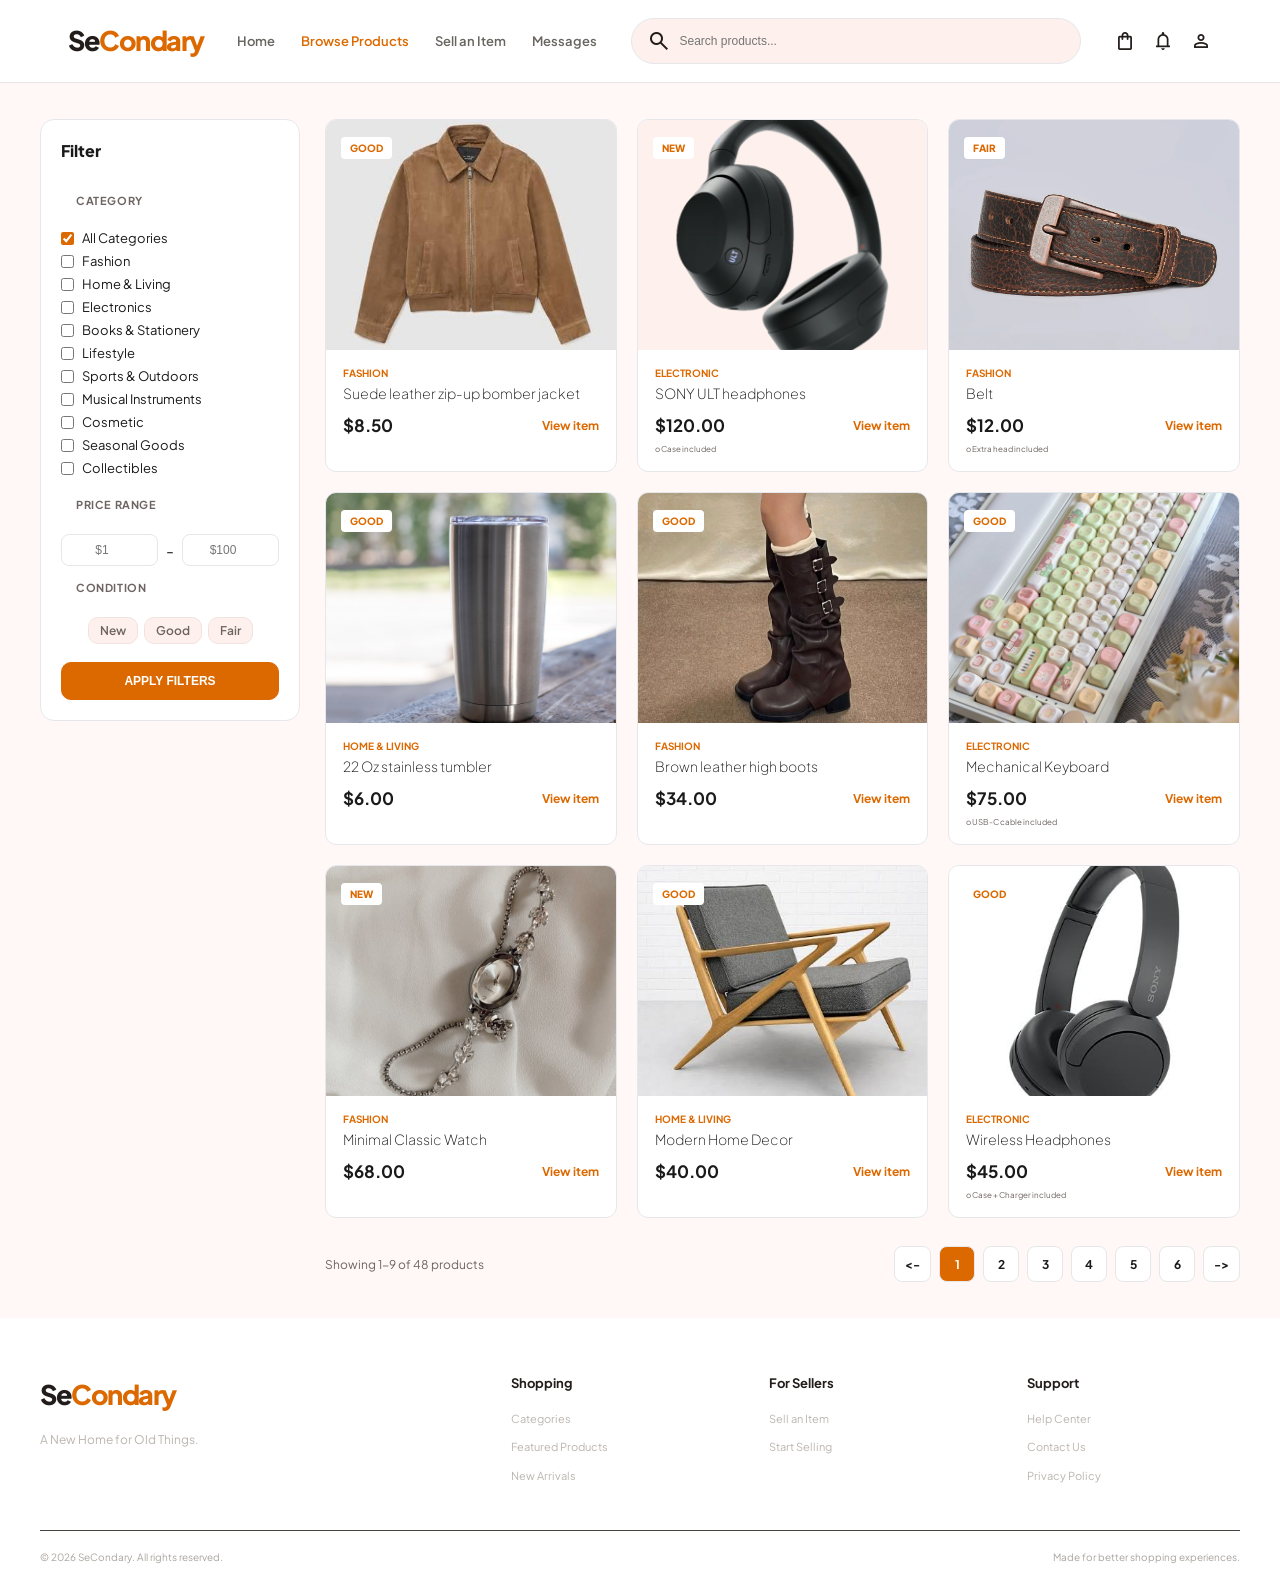
<file: browseproduct.html>
<!-- /* SAO, Rethpheaktraboth's part */ -->

<!DOCTYPE html>
<html lang="en">
<head>
    <meta charset="UTF-8">
    <meta name="viewport" content="width=device-width, initial-scale=1.0">
    <title>Browse Products | SeCondary</title>
    <link rel="stylesheet" href="browserproduct.css">
    <link href="https://fonts.googleapis.com/css2?family=Plus+Jakarta+Sans:wght@400;500;600;700;800&display=swap" rel="stylesheet">
    <link href="https://fonts.googleapis.com/css2?family=Material+Symbols+Outlined" rel="stylesheet">
</head>
<body>

    <!-- HEADER -->
    <header class="site-header">
        <div class="header-container">
            <a href="index.html" class="logo">Se<span>Condary</span></a>

            <nav class="main-nav">
                <a href="index.html">Home</a>
                <a href="browseproduct.html" class="active">Browse Products</a>
                <a href="sell-item.html">Sell an Item</a>
                <a href="chat.html">Messages</a>
            </nav>

            <form class="search-box">
                <span class="material-symbols-outlined">search</span>
                <input type="search" placeholder="Search products...">
            </form>

            <div class="header-actions">
                <a href="#" aria-label="Shopping bag">
                    <span class="material-symbols-outlined">shopping_bag</span>
                </a>
                <a href="#" aria-label="Notifications">
                    <span class="material-symbols-outlined">notifications</span>
                </a>
                <a href="user.html" aria-label="My account">
                    <span class="material-symbols-outlined">person</span>
                </a>
            </div>
        </div>
    </header>

    <main class="browse-page">
        <div class="browse-container">
            <aside class="Sidebar">
                <h2>Filter</h2>
                    <!--"filter-group" -->
                <div >
                    <p>Category</p>
                    <label><input type="checkbox" checked> All Categories</label>
                    <label><input type="checkbox"> Fashion</label>
                    <label><input type="checkbox"> Home & Living</label>
                    <label><input type="checkbox"> Electronics</label>
                    <label><input type="checkbox"> Books & Stationery </label>
                    <label><input type="checkbox"> Lifestyle</label>
                    <label><input type="checkbox"> Sports & Outdoors </label>
                    <label><input type="checkbox"> Musical Instruments </label>
                    <label><input type="checkbox"> Cosmetic </label>
                    <label><input type="checkbox"> Seasonal Goods </label>
                    <label><input type="checkbox"> Collectibles </label>

                    <p>Price Range</p>
                    <form class="price-form">
                        <input type="number" min="0" placeholder="$1" aria-label="Minimum price">
                        <span>-</span>
                        <input type="number" min="0" placeholder="$100" aria-label="Maximum price">
                    </form>

                    <p>Condition</p>
                    <ul>
                        <li>New</li>
                        <li>Good</li>
                        <li>Fair</li>
                    </ul>
                </div>
                <button type="button" class="apply">Apply filters</button>

            </aside>
                <!-- Page1 -->
            <div class="browse-results">
                <div class="product-list">
                    <article class="product-card">
                        <div class="card-top-tag">
                            <span class="tag">Good</span>
                        </div>
                        <div class="card-img-container">
                            <div class="item-illustration">
                                <img src="/products/Suedeleatherjacket.jpg" alt="Suede leather zip-up bomber jacket" class="product-img">
                            </div>
                        </div>
                        <div class="card-details">
                            <div class="card-meta">FASHION</div>
                            <h3 class="product-title">Suede leather zip-up bomber jacket</h3>
                            <div class="price-row">
                                <span class="price">$8.50</span>
                                <a href="#" class="view-link">View item</a>
                            </div>
                        </div>
                    </article>

                    <article class="product-card ">
                        <div class="card-top-tag">
                            <span class="tag">New</span>
                        </div>
                        <div class="card-img-container">
                            <div class="item-illustration">
                                <img src="/products/sonyhead.jpg" alt="SONY ULT headphones" class="product-img">
                            </div>
                        </div>
                        <div class="card-details">
                            <div class="card-meta">ELECTRONIC</div>
                            <h3 class="product-title">SONY ULT headphones</h3>
                            <div class="price-row">
                                <span class="price">$120.00</span>
                                <a href="#" class="view-link">View item </a>
                            </div>
                            <p class="extraD"> o Case included</p>
                        </div>
                    </article>

                    <article class="product-card ">
                        <div class="card-top-tag">
                            <span class="tag">Fair</span>
                        </div>
                        <div class="card-img-container">
                            <div class="item-illustration">
                                <img src="products/Leatherbelt.jpg" alt="Leather belt" class="product-img">
                            </div>
                        </div>
                        <div class="card-details">
                            <div class="card-meta">FASHION</div>
                            <h3 class="product-title">Belt</h3>
                            <div class="price-row">
                                <span class="price">$12.00</span>
                                <a href="#" class="view-link">View item </a>
                            </div>
                            <p class="extraD">o Extra head included</p>
                        </div>
                    </article>

                    <article class="product-card ">
                        <div class="card-top-tag">
                            <span class="tag">Good</span>
                        </div>
                        <div class="card-img-container">
                            <div class="item-illustration">
                                <img src="/products/stainlesstumbler.jpg" alt="22 Oz stainless tumbler" class="product-img">
                            </div>
                        </div>
                        <div class="card-details">
                            <div class="card-meta">HOME & LIVING</div>
                            <h3 class="product-title">22 Oz stainless tumbler</h3>
                            <div class="price-row">
                                <span class="price">$6.00</span>
                                <a href="#" class="view-link">View item </a>
                            </div>
                        </div>
                    </article>

                    <article class="product-card ">
                        <div class="card-top-tag">
                            <span class="tag">Good</span>
                        </div>
                        <div class="card-img-container">
                            <div class="item-illustration">
                                <img src="image/boot.jpg" alt="Brown leather high boots" class="product-img">
                            </div>
                        </div>
                        <div class="card-details">
                            <div class="card-meta">FASHION</div>
                            <h3 class="product-title">Brown leather high boots</h3>
                            <div class="price-row">
                                <span class="price">$34.00</span>
                                <a href="#" class="view-link">View item </a>
                            </div>
                        </div>
                    </article>

                    <article class="product-card ">
                        <div class="card-top-tag">
                            <span class="tag">Good</span>
                        </div>
                        <div class="card-img-container">
                            <div class="item-illustration">
                                <img src="/image/keyboard.jpg" alt="Mechanical keyboard" class="product-img">
                            </div>
                        </div>
                        <div class="card-details">
                            <div class="card-meta">ELECTRONIC</div>
                            <h3 class="product-title">Mechanical Keyboard</h3>
                            <div class="price-row">
                                <span class="price">$75.00</span>
                                <a href="#" class="view-link">View item </a>
                            </div>
                            <p class="extraD">o USB-C cable included</p>
                        </div>
                    </article>

                    <article class="product-card ">
                        <div class="card-top-tag">
                            <span class="tag">New</span>
                        </div>
                        <div class="card-img-container">
                            <div class="item-illustration">
                                <img src="image/watch.jpg" alt="Minimal wristwatch" class="product-img">
                            </div>
                        </div>
                        <div class="card-details">
                            <div class="card-meta">FASHION</div>
                            <h3 class="product-title">Minimal Classic Watch</h3>
                            <div class="price-row">
                                <span class="price">$68.00</span>
                                <a href="#" class="view-link">View item </a>
                            </div>
                        </div>
                    </article>

                    <article class="product-card ">
                        <div class="card-top-tag">
                            <span class="tag">Good</span>
                        </div>
                        <div class="card-img-container">
                            <div class="item-illustration">
                                <img src="/products/modernchair.jpg" alt="Modern chair" class="product-img">
                            </div>
                        </div>
                        <div class="card-details">
                            <div class="card-meta">HOME & LIVING</div>
                            <h3 class="product-title">Modern Home Decor</h3>
                            <div class="price-row">
                                <span class="price">$40.00</span>
                                <a href="#" class="view-link">View item </a>
                            </div>
                        </div>
                    </article>

                    <article class="product-card">
                        <div class="card-top-tag">
                            <span class="tag">Good</span>
                        </div>
                        <div class="card-img-container">
                            <div class="item-illustration">
                                <img src="/products/Sonych520 .jpeg" alt="Wireless headphones" class="product-img">
                            </div>
                        </div>
                        <div class="card-details">
                            <div class="card-meta">ELECTRONIC</div>
                            <h3 class="product-title">Wireless Headphones</h3>
                            <div class="price-row">
                                <span class="price">$45.00</span>
                                <a href="#" class="view-link">View item</a>
                            </div>
                            <p class="extraD"> o Case + Charger included</p>
                        </div>
                    </article>
                </div>


                <div class="pagination-bar">
                    <p class="results-count">Showing 1-9 of 48 products</p>
                
                    <nav class="pagination" >
                        <span class="page-btn page-nav"> <- </span>
                        <a href="browseproduct.html" class="page-btn active">1</a>
                        <a href="browseproduct2.html" class="page-btn">2</a>
                        <a href="browseproduct3.html" class="page-btn">3</a>
                        <a href="browseproduct4.html" class="page-btn">4</a>
                        <a href="browseproduct5.html" class="page-btn">5</a>
                        <a href="browseproduct6.html" class="page-btn">6</a>
                        <a href="browseproduct2.html" class="page-btn page-nav">-></a>
                    </nav>
                </div>
            </div>
        </div>
    </main>

    <!-- FOOTER -->
    <footer class="site-footer">
        <div class="footer-container">
            <div class="footer-brand">
                <a href="index.html" class="logo">Se<span>Condary</span></a>
                <p>A New Home for Old Things.</p>
            </div>

            <div class="footer-column">
                <h3>Shopping</h3>
                <a href="index.html#categories">Categories</a>
                <a href="browseproduct.html">Featured Products</a>
                <a href="browseproduct.html">New Arrivals</a>
            </div>

            <div class="footer-column">
                <h3>For Sellers</h3>
                <a href="sell-item.html">Sell an Item</a>
                <a href="sell-item.html">Start Selling</a>
            </div>

            <div class="footer-column">
                <h3>Support</h3>
                <a href="#">Help Center</a>
                <a href="#">Contact Us</a>
                <a href="#">Privacy Policy</a>
            </div>
        </div>

        <div class="footer-bottom">
            <p>&copy; 2026 SeCondary. All rights reserved.</p>
            <p>Made for better shopping experiences.</p>
        </div>
    </footer>

</body>
</html>
</file>
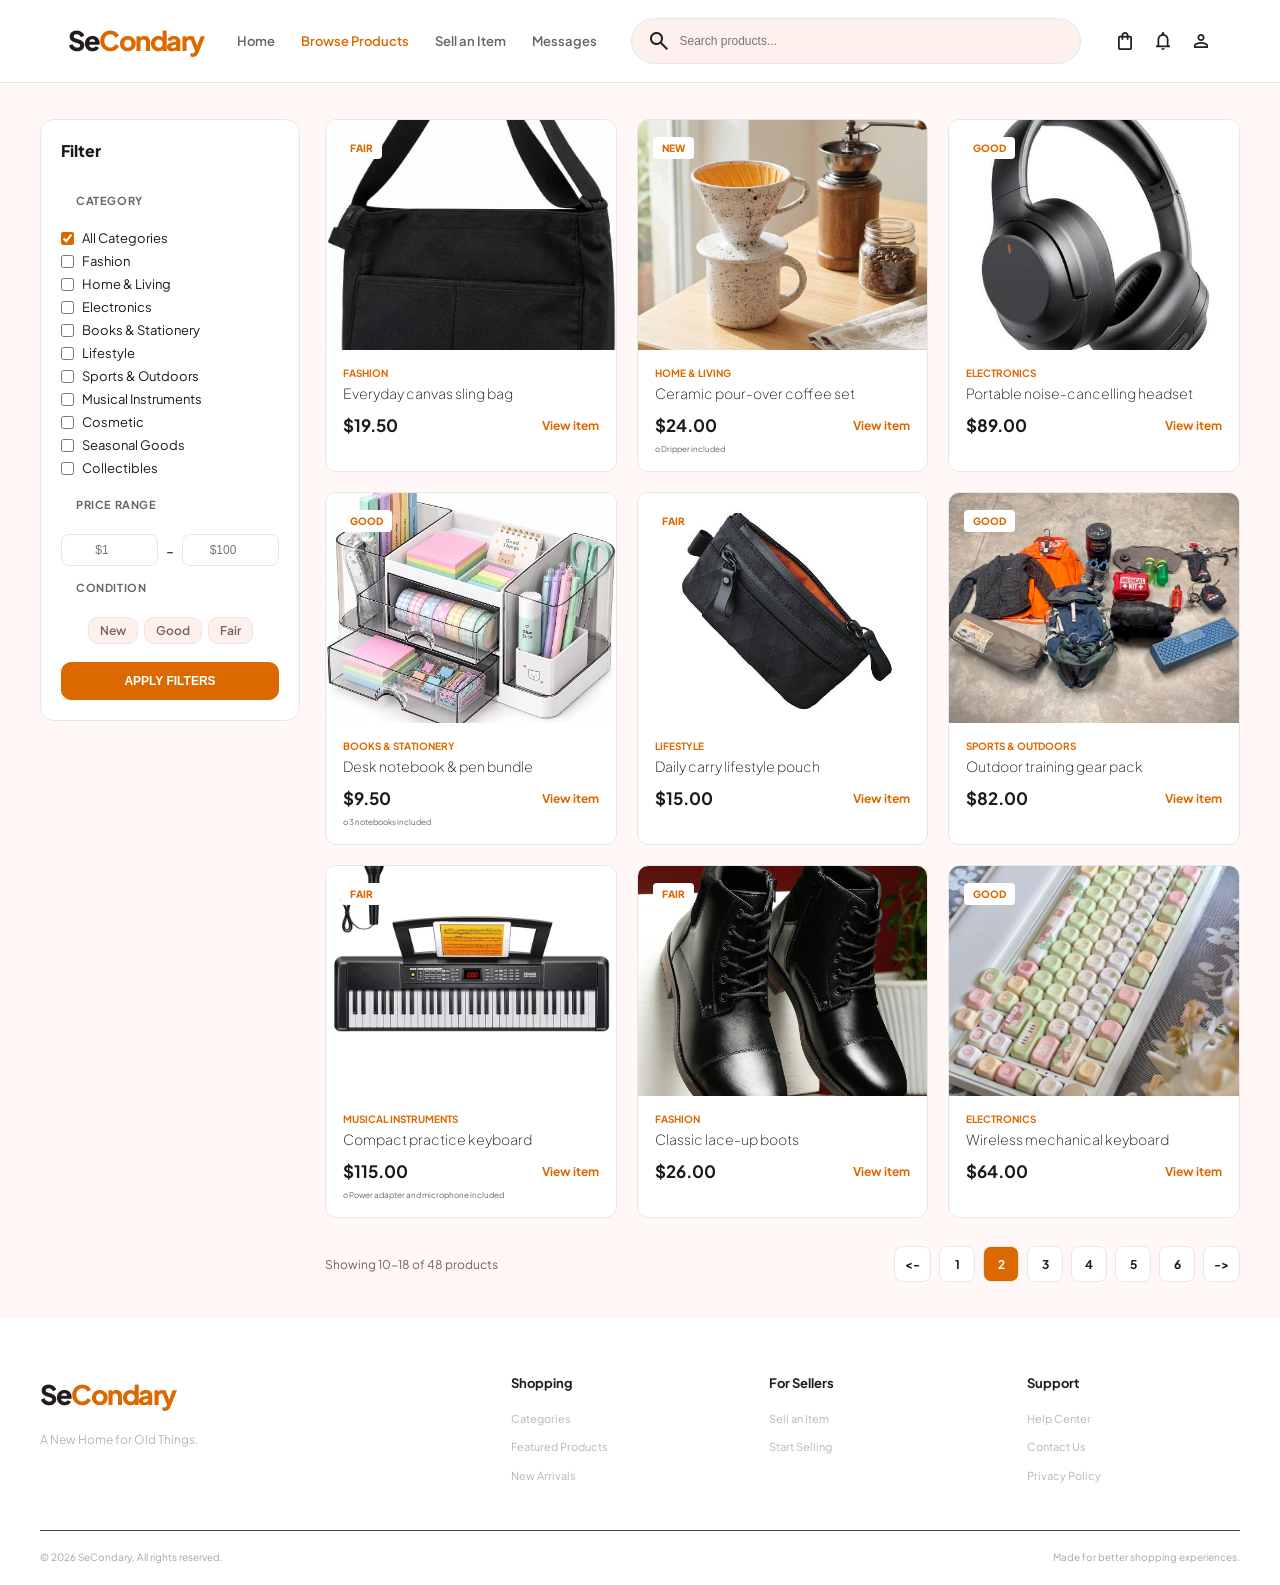
<file: browseproduct2.html>
<!-- /* SAO, Rethpheaktraboth's part */ -->

<!DOCTYPE html>
<html lang="en">
<head>
    <meta charset="UTF-8">
    <meta name="viewport" content="width=device-width, initial-scale=1.0">
    <title>Browse Products | SeCondary</title>
    <link rel="stylesheet" href="browserproduct.css">
    <link href="https://fonts.googleapis.com/css2?family=Plus+Jakarta+Sans:wght@400;500;600;700;800&display=swap" rel="stylesheet">
    <link href="https://fonts.googleapis.com/css2?family=Material+Symbols+Outlined" rel="stylesheet">
</head>
<body>

    <!-- HEADER -->
    <header class="site-header">
        <div class="header-container">
            <a href="index.html" class="logo">Se<span>Condary</span></a>

            <nav class="main-nav">
                <a href="index.html">Home</a>
                <a href="browseproduct.html" class="active">Browse Products</a>
                <a href="sell-item.html">Sell an Item</a>
                <a href="chat.html">Messages</a>
            </nav>

            <form class="search-box">
                <span class="material-symbols-outlined">search</span>
                <input type="search" placeholder="Search products...">
            </form>

            <div class="header-actions">
                <a href="#" aria-label="Shopping bag">
                    <span class="material-symbols-outlined">shopping_bag</span>
                </a>
                <a href="#" aria-label="Notifications">
                    <span class="material-symbols-outlined">notifications</span>
                </a>
                <a href="user.html" aria-label="My account">
                    <span class="material-symbols-outlined">person</span>
                </a>
            </div>
        </div>
    </header>

    <main class="browse-page">
        <div class="browse-container">
            <aside class="Sidebar">
                <h2>Filter</h2>
                 <!--"filter-group" -->
                <div>
                    <p>Category</p>
                    <label><input type="checkbox" checked> All Categories</label>
                    <label><input type="checkbox"> Fashion</label>
                    <label><input type="checkbox"> Home & Living</label>
                    <label><input type="checkbox"> Electronics</label>
                    <label><input type="checkbox"> Books & Stationery </label>
                    <label><input type="checkbox"> Lifestyle</label>
                    <label><input type="checkbox"> Sports & Outdoors </label>
                    <label><input type="checkbox"> Musical Instruments </label>
                    <label><input type="checkbox"> Cosmetic </label>
                    <label><input type="checkbox"> Seasonal Goods </label>
                    <label><input type="checkbox"> Collectibles </label>
                
                    <p>Price Range</p>
                    <form class="price-form">
                        <input type="number" min="0" placeholder="$1" aria-label="Minimum price">
                        <span>-</span>
                        <input type="number" min="0" placeholder="$100" aria-label="Maximum price">
                    </form>
                
                    <p>Condition</p>
                    <ul>
                        <li>New</li>
                        <li>Good</li>
                        <li>Fair</li>
                    </ul>
                </div>

                <button type="button" class="apply">Apply filters</button>
            </aside>
                <!-- Page2 -->
                <div class="browse-results">
                    <div class="product-list">
                        <article class="product-card">
                            <div class="card-top-tag">
                                <span class="tag">Fair</span>
                            </div>
                            <div class="card-img-container">
                                <div class="item-illustration">
                                    <img src="/products/21.jpg" alt="Canvas sling bag" class="product-img">
                                </div>
                            </div>
                            <div class="card-details">
                                <div class="card-meta">FASHION</div>
                                <h3 class="product-title">Everyday canvas sling bag</h3>
                                <div class="price-row">
                                    <span class="price">$19.50</span>
                                    <a href="#" class="view-link">View item</a>
                                </div>
                            </div>
                        </article>
                
                        <article class="product-card">
                            <div class="card-top-tag">
                                <span class="tag">New</span>
                            </div>
                            <div class="card-img-container">
                                <div class="item-illustration">
                                    <img src="/products/22.jpg" alt="Ceramic pour-over mug" class="product-img">
                                </div>
                            </div>
                            <div class="card-details">
                                <div class="card-meta">HOME &amp; LIVING</div>
                                <h3 class="product-title">Ceramic pour-over coffee set</h3>
                                <div class="price-row">
                                    <span class="price">$24.00</span>
                                    <a href="#" class="view-link">View item</a>
                                </div>
                                <p class="extraD">o Dripper included</p>
                            </div>
                        </article>
                
                        <article class="product-card">
                            <div class="card-top-tag">
                                <span class="tag">Good</span>
                            </div>
                            <div class="card-img-container">
                                <div class="item-illustration">
                                    <img src="products/23.jpeg" alt="Portable ANC headphones" class="product-img">
                                </div>
                            </div>
                            <div class="card-details">
                                <div class="card-meta">ELECTRONICS</div>
                                <h3 class="product-title">Portable noise-cancelling headset</h3>
                                <div class="price-row">
                                    <span class="price">$89.00</span>
                                    <a href="#" class="view-link">View item</a>
                                </div>
                            </div>
                        </article>
                
                        <article class="product-card">
                            <div class="card-top-tag">
                                <span class="tag">Good</span>
                            </div>
                            <div class="card-img-container">
                                <div class="item-illustration">
                                    <img src="products/2.4.jpg" alt="Study desk stationery bundle" class="product-img">
                                </div>
                            </div>
                            <div class="card-details">
                                <div class="card-meta">BOOKS & STATIONERY</div>
                                <h3 class="product-title">Desk notebook & pen bundle</h3>
                                <div class="price-row">
                                    <span class="price">$9.50</span>
                                    <a href="#" class="view-link">View item</a>
                                </div>
                                <p class="extraD">o 3 notebooks included</p>
                            </div>
                        </article>
                
                        <article class="product-card">
                            <div class="card-top-tag">
                                <span class="tag">Fair</span>
                            </div>
                            <div class="card-img-container">
                                <div class="item-illustration">
                                    <img src="products/25.jpeg" alt="Weekend lifestyle kit" class="product-img">
                                </div>
                            </div>
                            <div class="card-details">
                                <div class="card-meta">LIFESTYLE</div>
                                <h3 class="product-title">Daily carry lifestyle pouch</h3>
                                <div class="price-row">
                                    <span class="price">$15.00</span>
                                    <a href="#" class="view-link">View item</a>
                                </div>
                            </div>
                        </article>
                
                        <article class="product-card">
                            <div class="card-top-tag">
                                <span class="tag">Good</span>
                            </div>
                            <div class="card-img-container">
                                <div class="item-illustration">
                                    <img src="products/26.jpeg" alt="Outdoor sports gear" class="product-img">
                                </div>
                            </div>
                            <div class="card-details">
                                <div class="card-meta">SPORTS & OUTDOORS</div>
                                <h3 class="product-title">Outdoor training gear pack</h3>
                                <div class="price-row">
                                    <span class="price">$82.00</span>
                                    <a href="#" class="view-link">View item</a>
                                </div>
                            </div>
                        </article>
                
                        <article class="product-card">
                            <div class="card-top-tag">
                                <span class="tag">Fair</span>
                            </div>
                            <div class="card-img-container">
                                <div class="item-illustration">
                                    <img src="products/27.avif" class="product-img">
                                </div>
                            </div>
                            <div class="card-details">
                                <div class="card-meta">MUSICAL INSTRUMENTS</div>
                                <h3 class="product-title">Compact practice keyboard</h3>
                                <div class="price-row">
                                    <span class="price">$115.00</span>
                                    <a href="#" class="view-link">View item</a>
                                </div>
                                <p class="extraD">o Power adapter and microphone included</p>
                            </div>
                        </article>
                
                        <article class="product-card">
                            <div class="card-top-tag">
                                <span class="tag">Fair</span>
                            </div>
                            <div class="card-img-container">
                                <div class="item-illustration">
                                    <img src="products/28.webp" alt="Leather ankle boots" class="product-img">
                                </div>
                            </div>
                            <div class="card-details">
                                <div class="card-meta">FASHION </div>
                                <h3 class="product-title">Classic lace-up boots</h3>
                                <div class="price-row">
                                    <span class="price">$26.00</span>
                                    <a href="#" class="view-link">View item</a>
                                </div>
                            </div>
                        </article>
                
                        <article class="product-card">
                            <div class="card-top-tag">
                                <span class="tag">Good</span>
                            </div>
                            <div class="card-img-container">
                                <div class="item-illustration">
                                    <img src="image/keyboard.jpg" alt="Mechanical desk keyboard" class="product-img">
                                </div>
                            </div>
                            <div class="card-details">
                                <div class="card-meta">ELECTRONICS</div>
                                <h3 class="product-title">Wireless mechanical keyboard</h3>
                                <div class="price-row">
                                    <span class="price">$64.00</span>
                                    <a href="#" class="view-link">View item</a>
                                </div>
                            </div>
                        </article>
                    </div>
                
                    <div class="pagination-bar">
                        <p class="results-count">Showing 10-18 of 48 products</p>
                
                        <nav class="pagination" >
                            <a href="browseproduct.html" class="page-btn page-nav"> <- </a>
                            <a href="browseproduct.html" class="page-btn">1</a>
                            <a href="browseproduct2.html" class="page-btn active">2</a>
                            <a href="browseproduct3.html" class="page-btn">3</a>
                            <a href="browseproduct4.html" class="page-btn">4</a>
                            <a href="browseproduct5.html" class="page-btn">5</a>
                            <a href="browseproduct6.html" class="page-btn">6</a>
                            <a href="browseproduct3.html" class="page-btn page-nav">-></a>
                        </nav>
                    </div>
                </div>
        </div>
    </main>

    <!-- FOOTER -->
    <footer class="site-footer">
        <div class="footer-container">
            <div class="footer-brand">
                <a href="index.html" class="logo">Se<span>Condary</span></a>
                <p>A New Home for Old Things.</p>
            </div>

            <div class="footer-column">
                <h3>Shopping</h3>
                <a href="index.html#categories">Categories</a>
                <a href="browseproduct.html">Featured Products</a>
                <a href="browseproduct.html">New Arrivals</a>
            </div>

            <div class="footer-column">
                <h3>For Sellers</h3>
                <a href="sell-item.html">Sell an Item</a>
                <a href="sell-item.html">Start Selling</a>
            </div>

            <div class="footer-column">
                <h3>Support</h3>
                <a href="#">Help Center</a>
                <a href="#">Contact Us</a>
                <a href="#">Privacy Policy</a>
            </div>
        </div>

        <div class="footer-bottom">
            <p>&copy; 2026 SeCondary. All rights reserved.</p>
            <p>Made for better shopping experiences.</p>
        </div>
    </footer>

</body>
</html>
</file>
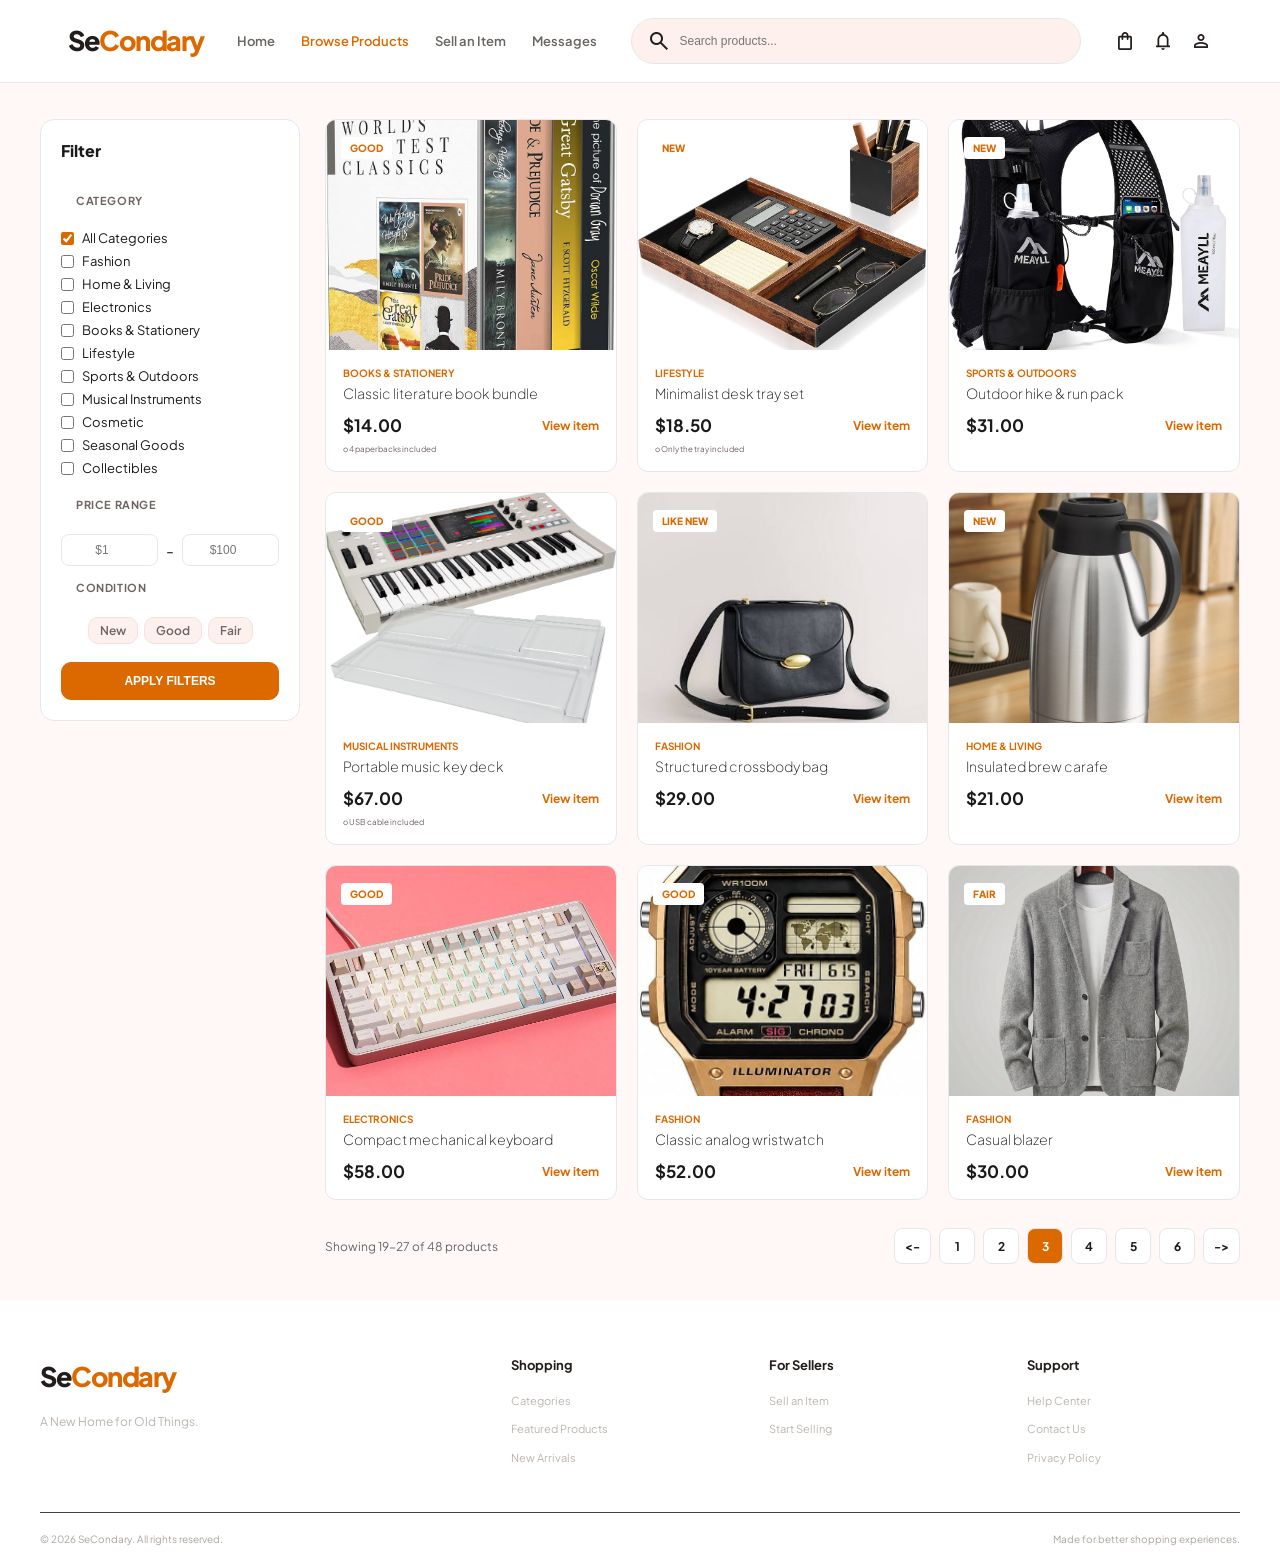
<file: browseproduct3.html>
<!-- /* SAO, Rethpheaktraboth's part */ -->

<!DOCTYPE html>
<html lang="en">
<head>
    <meta charset="UTF-8">
    <meta name="viewport" content="width=device-width, initial-scale=1.0">
    <title>Browse Products | SeCondary</title>
    <link rel="stylesheet" href="browserproduct.css">
    <link href="https://fonts.googleapis.com/css2?family=Plus+Jakarta+Sans:wght@400;500;600;700;800&display=swap" rel="stylesheet">
    <link href="https://fonts.googleapis.com/css2?family=Material+Symbols+Outlined" rel="stylesheet">
</head>
<body>

    <!-- HEADER -->
    <header class="site-header">
        <div class="header-container">
            <a href="index.html" class="logo">Se<span>Condary</span></a>

            <nav class="main-nav">
                <a href="index.html">Home</a>
                <a href="browseproduct.html" class="active">Browse Products</a>
                <a href="sell-item.html">Sell an Item</a>
                <a href="chat.html">Messages</a>
            </nav>

            <form class="search-box" action="#products">
                <span class="material-symbols-outlined">search</span>
                <input type="search" placeholder="Search products...">
            </form>

            <div class="header-actions">
                <a href="#" aria-label="Shopping bag">
                    <span class="material-symbols-outlined">shopping_bag</span>
                </a>
                <a href="#" aria-label="Notifications">
                    <span class="material-symbols-outlined">notifications</span>
                </a>
                <a href="user.html" aria-label="My account">
                    <span class="material-symbols-outlined">person</span>
                </a>
            </div>
        </div>
    </header>

    <main class="browse-page">
        <div class="browse-container">
            <aside class="Sidebar">
                <h2>Filter</h2>
                    <!--"filter-group" -->
                <div >
                    <p>Category</p>
                    <label><input type="checkbox" checked> All Categories</label>
                    <label><input type="checkbox"> Fashion</label>
                    <label><input type="checkbox"> Home & Living</label>
                    <label><input type="checkbox"> Electronics</label>
                    <label><input type="checkbox"> Books & Stationery </label>
                    <label><input type="checkbox"> Lifestyle</label>
                    <label><input type="checkbox"> Sports & Outdoors </label>
                    <label><input type="checkbox"> Musical Instruments </label>
                    <label><input type="checkbox"> Cosmetic </label>
                    <label><input type="checkbox"> Seasonal Goods </label>
                    <label><input type="checkbox"> Collectibles </label>

                    <p>Price Range</p>
                    <form class="price-form">
                        <input type="number" min="0" placeholder="$1" aria-label="Minimum price">
                        <span>-</span>
                        <input type="number" min="0" placeholder="$100" aria-label="Maximum price">
                    </form>

                    <p>Condition</p>
                    <ul>
                        <li>New</li>
                        <li>Good</li>
                        <li>Fair</li>
                    </ul>
                </div>
                <button type="button" class="apply">Apply filters</button>

            </aside>
                <!-- Page3 -->
                <div class="browse-results">
                    <div class="product-list">
                        <article class="product-card">
                            <div class="card-top-tag">
                                <span class="tag">Good</span>
                            </div>
                            <div class="card-img-container">
                                <div class="item-illustration">
                                    <img src="products/31.jpg" alt="Vintage paperback novel set" class="product-img">
                                </div>
                            </div>
                            <div class="card-details">
                                <div class="card-meta">BOOKS & STATIONERY</div>
                                <h3 class="product-title">Classic literature book bundle</h3>
                                <div class="price-row">
                                    <span class="price">$14.00</span>
                                    <a href="#" class="view-link">View item</a>
                                </div>
                                <p class="extraD">o 4 paperbacks included</p>
                            </div>
                        </article>
                
                        <article class="product-card">
                            <div class="card-top-tag">
                                <span class="tag">new</span>
                            </div>
                            <div class="card-img-container">
                                <div class="item-illustration">
                                    <img src="products/32.jpg" class="product-img">
                                </div>
                            </div>
                            <div class="card-details">
                                <div class="card-meta">LIFESTYLE</div>
                                <h3 class="product-title">Minimalist desk tray set</h3>
                                <div class="price-row">
                                    <span class="price">$18.50</span>
                                    <a href="#" class="view-link">View item</a>
                                </div>
                                <p class="extraD">o Only the tray included</p>
                            </div>
                        </article>
                
                        <article class="product-card">
                            <div class="card-top-tag">
                                <span class="tag">New</span>
                            </div>
                            <div class="card-img-container">
                                <div class="item-illustration">
                                    <img src="products/33.jpg" alt="Trail running bottle pack" class="product-img">
                                </div>
                            </div>
                            <div class="card-details">
                                <div class="card-meta">SPORTS &amp; OUTDOORS</div>
                                <h3 class="product-title">Outdoor hike &amp; run pack</h3>
                                <div class="price-row">
                                    <span class="price">$31.00</span>
                                    <a href="#" class="view-link">View item</a>
                                </div>
                            </div>
                        </article>
                
                        <article class="product-card">
                            <div class="card-top-tag">
                                <span class="tag">Good</span>
                            </div>
                            <div class="card-img-container">
                                <div class="item-illustration">
                                    <img src="products/34.webp" alt="Desktop MIDI controller" class="product-img">
                                </div>
                            </div>
                            <div class="card-details">
                                <div class="card-meta">MUSICAL INSTRUMENTS</div>
                                <h3 class="product-title">Portable music key deck</h3>
                                <div class="price-row">
                                    <span class="price">$67.00</span>
                                    <a href="#" class="view-link">View item</a>
                                </div>
                                <p class="extraD">o USB cable included</p>
                            </div>
                        </article>
                
                        <article class="product-card">
                            <div class="card-top-tag">
                                <span class="tag">Like new</span>
                            </div>
                            <div class="card-img-container">
                                <div class="item-illustration">
                                    <img src="products/35.jpeg" alt="Structured crossbody bag" class="product-img">
                                </div>
                            </div>
                            <div class="card-details">
                                <div class="card-meta">FASHION</div>
                                <h3 class="product-title">Structured crossbody bag</h3>
                                <div class="price-row">
                                    <span class="price">$29.00</span>
                                    <a href="#" class="view-link">View item</a>
                                </div>
                            </div>
                        </article>
                
                        <article class="product-card">
                            <div class="card-top-tag">
                                <span class="tag">New</span>
                            </div>
                            <div class="card-img-container">
                                <div class="item-illustration">
                                    <img src="products/36.jpg" alt="Brushed steel coffee mug" class="product-img">
                                </div>
                            </div>
                            <div class="card-details">
                                <div class="card-meta">HOME & LIVING</div>
                                <h3 class="product-title">Insulated brew carafe</h3>
                                <div class="price-row">
                                    <span class="price">$21.00</span>
                                    <a href="#" class="view-link">View item</a>
                                </div>
                            </div>
                        </article>
                
                        <article class="product-card">
                            <div class="card-top-tag">
                                <span class="tag">Good</span>
                            </div>
                            <div class="card-img-container">
                                <div class="item-illustration">
                                    <img src="products/37.jpeg" alt="Custom switch mechanical keyboard" class="product-img">
                                </div>
                            </div>
                            <div class="card-details">
                                <div class="card-meta">ELECTRONICS</div>
                                <h3 class="product-title">Compact mechanical keyboard</h3>
                                <div class="price-row">
                                    <span class="price">$58.00</span>
                                    <a href="#" class="view-link">View item</a>
                                </div>
                            </div>
                        </article>
                
                        <article class="product-card">
                            <div class="card-top-tag">
                                <span class="tag">Good</span>
                            </div>
                            <div class="card-img-container">
                                <div class="item-illustration">
                                    <img src="/products/38.jpg" alt="Classic stainless watch" class="product-img">
                                </div>
                            </div>
                            <div class="card-details">
                                <div class="card-meta">FASHION</div>
                                <h3 class="product-title">Classic analog wristwatch</h3>
                                <div class="price-row">
                                    <span class="price">$52.00</span>
                                    <a href="#" class="view-link">View item</a>
                                </div>
                            </div>
                        </article>
                
                        <article class="product-card">
                            <div class="card-top-tag">
                                <span class="tag">Fair</span>
                            </div>
                            <div class="card-img-container">
                                <div class="item-illustration">
                                    <img src="products/39.webp" alt="Casual blazer" class="product-img">
                                </div>
                            </div>
                            <div class="card-details">
                                <div class="card-meta">FASHION</div>
                                <h3 class="product-title">Casual blazer</h3>
                                <div class="price-row">
                                    <span class="price">$30.00</span>
                                    <a href="#" class="view-link">View item</a>
                                </div>
                            </div>
                        </article>
                    </div>
                
                    <div class="pagination-bar">
                        <p class="results-count">Showing 19-27 of 48 products</p>
                
                        <nav class="pagination" >
                            <a href="browseproduct2.html" class="page-btn page-nav"><-</a>
                            <a href="browseproduct.html" class="page-btn">1</a>
                            <a href="browseproduct2.html" class="page-btn">2</a>
                            <a href="browseproduct3.html" class="page-btn active" aria-current="page">3</a>
                            <a href="browseproduct4.html" class="page-btn">4</a>
                            <a href="browseproduct5.html" class="page-btn">5</a>
                            <a href="browseproduct6.html" class="page-btn">6</a>
                            <a href="browseproduct4.html" class="page-btn page-nav" >-></a>
                        </nav>
                    </div>
                </div>
        </div>
    </main>

    <!-- FOOTER -->
    <footer class="site-footer">
        <div class="footer-container">
            <div class="footer-brand">
                <a href="index.html" class="logo">Se<span>Condary</span></a>
                <p>A New Home for Old Things.</p>
            </div>

            <div class="footer-column">
                <h3>Shopping</h3>
                <a href="index.html#categories">Categories</a>
                <a href="browseproduct.html">Featured Products</a>
                <a href="browseproduct.html">New Arrivals</a>
            </div>

            <div class="footer-column">
                <h3>For Sellers</h3>
                <a href="sell-item.html">Sell an Item</a>
                <a href="sell-item.html">Start Selling</a>
            </div>

            <div class="footer-column">
                <h3>Support</h3>
                <a href="#">Help Center</a>
                <a href="#">Contact Us</a>
                <a href="#">Privacy Policy</a>
            </div>
        </div>

        <div class="footer-bottom">
            <p>&copy; 2026 SeCondary. All rights reserved.</p>
            <p>Made for better shopping experiences.</p>
        </div>
    </footer>

</body>
</html>
</file>
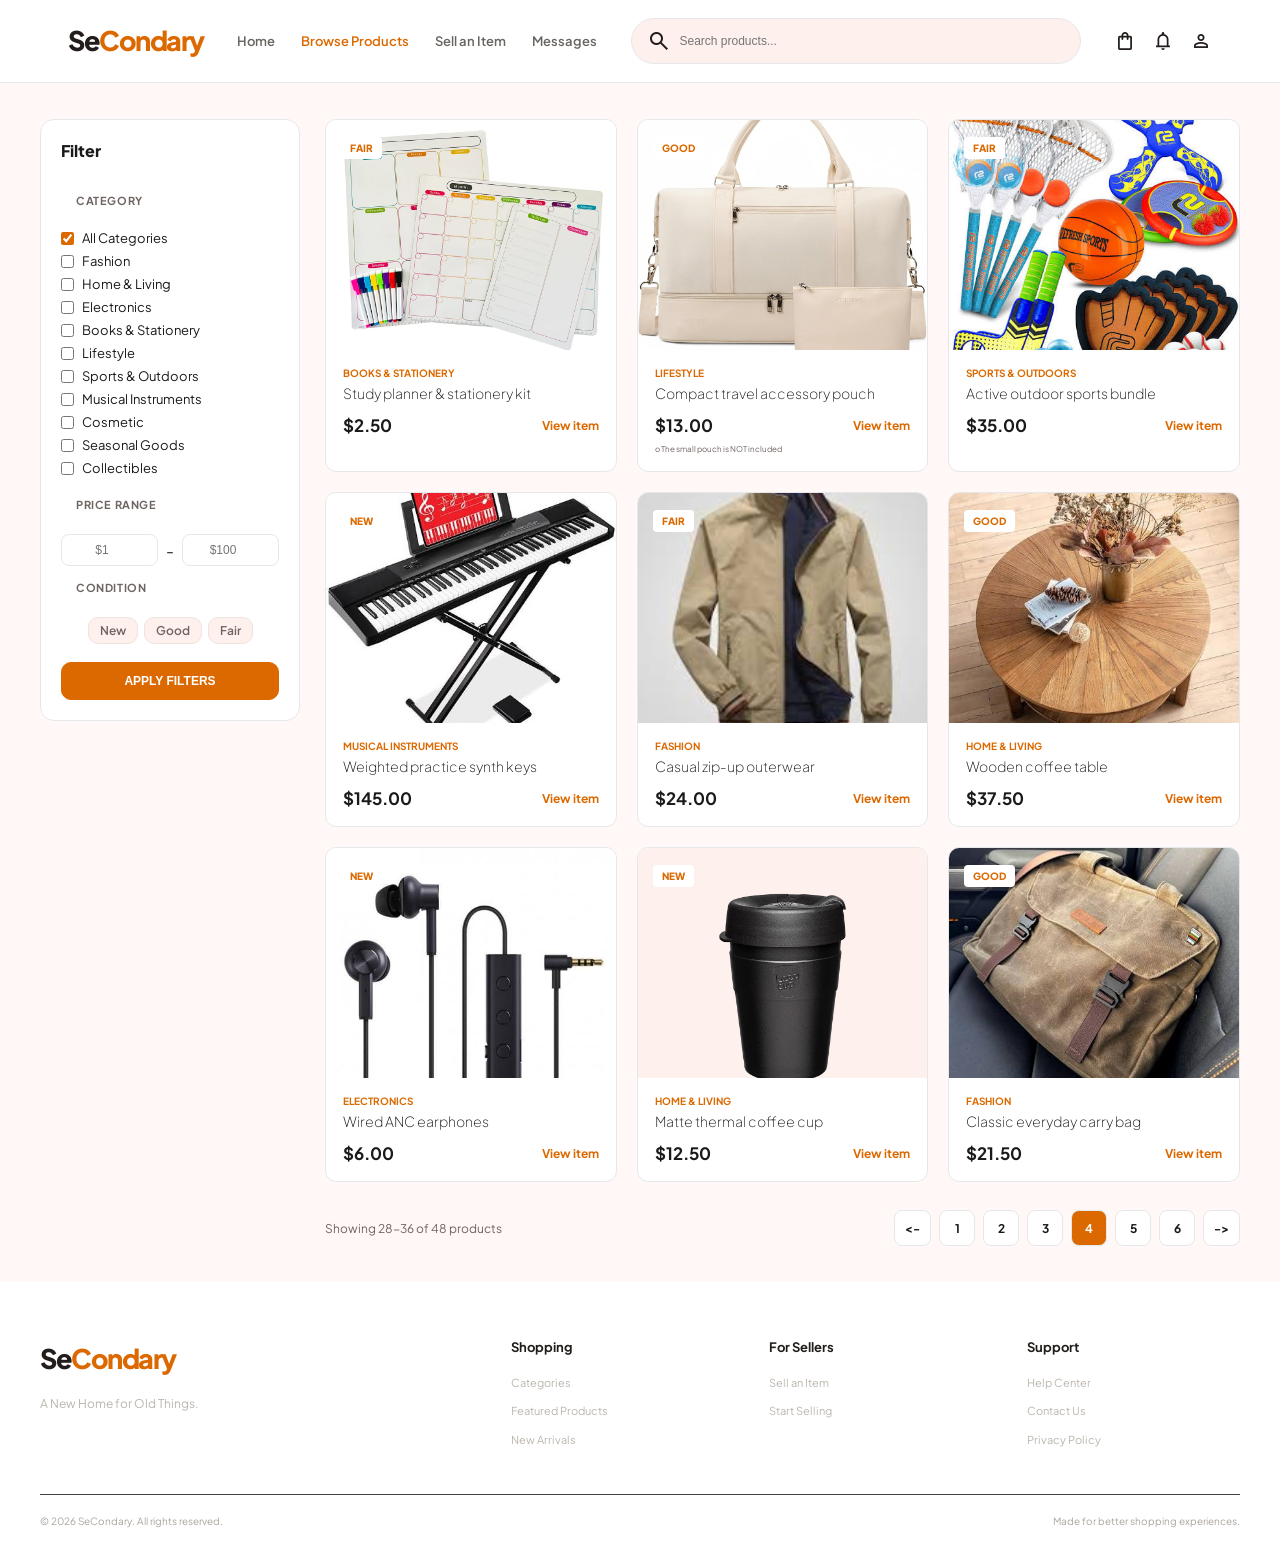
<file: browseproduct4.html>
<!-- /* SAO, Rethpheaktraboth's part */ -->

<!DOCTYPE html>
<html lang="en">
<head>
    <meta charset="UTF-8">
    <meta name="viewport" content="width=device-width, initial-scale=1.0">
    <title>Browse Products | SeCondary</title>
    <link rel="stylesheet" href="browserproduct.css">
    <link href="https://fonts.googleapis.com/css2?family=Plus+Jakarta+Sans:wght@400;500;600;700;800&display=swap" rel="stylesheet">
    <link href="https://fonts.googleapis.com/css2?family=Material+Symbols+Outlined" rel="stylesheet">
</head>
<body>

    <!-- HEADER -->
    <header class="site-header">
        <div class="header-container">
            <a href="index.html" class="logo">Se<span>Condary</span></a>

            <nav class="main-nav">
                <a href="index.html">Home</a>
                <a href="browseproduct.html" class="active">Browse Products</a>
                <a href="sell-item.html">Sell an Item</a>
                <a href="chat.html">Messages</a>
            </nav>

            <form class="search-box" action="#products">
                <span class="material-symbols-outlined">search</span>
                <input type="search" placeholder="Search products...">
            </form>

            <div class="header-actions">
                <a href="#" aria-label="Shopping bag">
                    <span class="material-symbols-outlined">shopping_bag</span>
                </a>
                <a href="#" aria-label="Notifications">
                    <span class="material-symbols-outlined">notifications</span>
                </a>
                <a href="user.html" aria-label="My account">
                    <span class="material-symbols-outlined">person</span>
                </a>
            </div>
        </div>
    </header>

    <main class="browse-page">
        <div class="browse-container">
            <aside class="Sidebar">
                <h2>Filter</h2>
                    <!--"filter-group" -->
                <div >
                    <p>Category</p>
                    <label><input type="checkbox" checked> All Categories</label>
                    <label><input type="checkbox"> Fashion</label>
                    <label><input type="checkbox"> Home & Living</label>
                    <label><input type="checkbox"> Electronics</label>
                    <label><input type="checkbox"> Books & Stationery </label>
                    <label><input type="checkbox"> Lifestyle</label>
                    <label><input type="checkbox"> Sports & Outdoors </label>
                    <label><input type="checkbox"> Musical Instruments </label>
                    <label><input type="checkbox"> Cosmetic </label>
                    <label><input type="checkbox"> Seasonal Goods </label>
                    <label><input type="checkbox"> Collectibles </label>

                    <p>Price Range</p>
                    <form class="price-form">
                        <input type="number" min="0" placeholder="$1" aria-label="Minimum price">
                        <span>-</span>
                        <input type="number" min="0" placeholder="$100" aria-label="Maximum price">
                    </form>

                    <p>Condition</p>
                    <ul>
                        <li>New</li>
                        <li>Good</li>
                        <li>Fair</li>
                    </ul>
                </div>
                <button type="button" class="apply">Apply filters</button>

            </aside>
                <!-- Page4 -->
                <div class="browse-results">
                    <div class="product-list">
                        <article class="product-card">
                            <div class="card-top-tag">
                                <span class="tag">Fair</span>
                            </div>
                            <div class="card-img-container">
                                <div class="item-illustration">
                                    <img src="products/41.webp" class="product-img">
                                </div>
                            </div>
                            <div class="card-details">
                                <div class="card-meta">BOOKS & STATIONERY</div>
                                <h3 class="product-title">Study planner &amp; stationery kit</h3>
                                <div class="price-row">
                                    <span class="price">$2.50</span>
                                    <a href="#" class="view-link">View item</a>
                                </div>
                            </div>
                        </article>
                
                        <article class="product-card">
                            <div class="card-top-tag">
                                <span class="tag">Good</span>
                            </div>
                            <div class="card-img-container">
                                <div class="item-illustration">
                                    <img src="products/41.jpg" alt="Weekend travel pouch" class="product-img">
                                </div>
                            </div>
                            <div class="card-details">
                                <div class="card-meta">LIFESTYLE</div>
                                <h3 class="product-title">Compact travel accessory pouch</h3>
                                <div class="price-row">
                                    <span class="price">$13.00</span>
                                    <a href="#" class="view-link">View item</a>
                                </div>
                                <p class="extraD"> o The small pouch is NOT included</p>
                            </div>
                        </article>
                
                        <article class="product-card">
                            <div class="card-top-tag">
                                <span class="tag">Fair</span>
                            </div>
                            <div class="card-img-container">
                                <div class="item-illustration">
                                    <img src="products/43.jpeg" alt="Active training kit" class="product-img">
                                </div>
                            </div>
                            <div class="card-details">
                                <div class="card-meta">SPORTS & OUTDOORS</div>
                                <h3 class="product-title">Active outdoor sports bundle</h3>
                                <div class="price-row">
                                    <span class="price">$35.00</span>
                                    <a href="#" class="view-link">View item</a>
                                </div>
                            </div>
                        </article>
                
                        <article class="product-card">
                            <div class="card-top-tag">
                                <span class="tag">New</span>
                            </div>
                            <div class="card-img-container">
                                <div class="item-illustration">
                                    <img src="products/44.jpeg" alt="Digital piano keyboard" class="product-img">
                                </div>
                            </div>
                            <div class="card-details">
                                <div class="card-meta">MUSICAL INSTRUMENTS</div>
                                <h3 class="product-title">Weighted practice synth keys</h3>
                                <div class="price-row">
                                    <span class="price">$145.00</span>
                                    <a href="#" class="view-link">View item</a>
                                </div>
                            </div>
                        </article>
                
                        <article class="product-card">
                            <div class="card-top-tag">
                                <span class="tag">Fair</span>
                            </div>
                            <div class="card-img-container">
                                <div class="item-illustration">
                                    <img src="products/45.jpeg" alt="Casual outerwear jacket" class="product-img">
                                </div>
                            </div>
                            <div class="card-details">
                                <div class="card-meta">FASHION</div>
                                <h3 class="product-title">Casual zip-up outerwear</h3>
                                <div class="price-row">
                                    <span class="price">$24.00</span>
                                    <a href="#" class="view-link">View item</a>
                                </div>
                            </div>
                        </article>
                
                        <article class="product-card">
                            <div class="card-top-tag">
                                <span class="tag">Good</span>
                            </div>
                            <div class="card-img-container">
                                <div class="item-illustration">
                                    <img src="products/46.jpeg" alt="Room decor bundle" class="product-img">
                                </div>
                            </div>
                            <div class="card-details">
                                <div class="card-meta">HOME & LIVING</div>
                                <h3 class="product-title">Wooden coffee table</h3>
                                <div class="price-row">
                                    <span class="price">$37.50</span>
                                    <a href="#" class="view-link">View item</a>
                                </div>
                            </div>
                        </article>
                
                        <article class="product-card">
                            <div class="card-top-tag">
                                <span class="tag">New</span>
                            </div>
                            <div class="card-img-container">
                                <div class="item-illustration">
                                    <img src="products/47.jpeg" alt="Wired ANC earphones" class="product-img">
                                </div>
                            </div>
                            <div class="card-details">
                                <div class="card-meta">ELECTRONICS</div>
                                <h3 class="product-title">Wired ANC earphones</h3>
                                <div class="price-row">
                                    <span class="price">$6.00</span>
                                    <a href="#" class="view-link">View item</a>
                                </div>
                            </div>
                        </article>
                
                        <article class="product-card">
                            <div class="card-top-tag">
                                <span class="tag">New</span>
                            </div>
                            <div class="card-img-container">
                                <div class="item-illustration">
                                    <img src="/products/48.webp" alt="Matte coffee tumbler" class="product-img">
                                </div>
                            </div>
                            <div class="card-details">
                                <div class="card-meta">HOME & LIVING</div>
                                <h3 class="product-title">Matte thermal coffee cup</h3>
                                <div class="price-row">
                                    <span class="price">$12.50</span>
                                    <a href="#" class="view-link">View item</a>
                                </div>
                            </div>
                        </article>
                
                        <article class="product-card">
                            <div class="card-top-tag">
                                <span class="tag">Good</span>
                            </div>
                            <div class="card-img-container">
                                <div class="item-illustration">
                                    <img src="products/49.jpeg" alt="Everyday tote bag" class="product-img">
                                </div>
                            </div>
                            <div class="card-details">
                                <div class="card-meta">FASHION</div>
                                <h3 class="product-title">Classic everyday carry bag</h3>
                                <div class="price-row">
                                    <span class="price">$21.50</span>
                                    <a href="#" class="view-link">View item</a>
                                </div>
                            </div>
                        </article>
                    </div>
                
                    <div class="pagination-bar">
                        <p class="results-count">Showing 28-36 of 48 products</p>
                
                        <nav class="pagination">
                            <a href="browseproduct3.html" class="page-btn page-nav"><-</a>
                            <a href="browseproduct.html" class="page-btn">1</a>
                            <a href="browseproduct2.html" class="page-btn">2</a>
                            <a href="browseproduct3.html" class="page-btn">3</a>
                            <a href="browseproduct4.html" class="page-btn active" aria-current="page">4</a>
                            <a href="browseproduct5.html" class="page-btn">5</a>
                            <a href="browseproduct6.html" class="page-btn">6</a>
                            <a href="browseproduct5.html" class="page-btn page-nav">-></a>
                        </nav>
                    </div>
                </div>
        </div>
    </main>

    <!-- FOOTER -->
    <footer class="site-footer">
        <div class="footer-container">
            <div class="footer-brand">
                <a href="index.html" class="logo">Se<span>Condary</span></a>
                <p>A New Home for Old Things.</p>
            </div>

            <div class="footer-column">
                <h3>Shopping</h3>
                <a href="index.html#categories">Categories</a>
                <a href="browseproduct.html">Featured Products</a>
                <a href="browseproduct.html">New Arrivals</a>
            </div>

            <div class="footer-column">
                <h3>For Sellers</h3>
                <a href="sell-item.html">Sell an Item</a>
                <a href="sell-item.html">Start Selling</a>
            </div>

            <div class="footer-column">
                <h3>Support</h3>
                <a href="#">Help Center</a>
                <a href="#">Contact Us</a>
                <a href="#">Privacy Policy</a>
            </div>
        </div>

        <div class="footer-bottom">
            <p>&copy; 2026 SeCondary. All rights reserved.</p>
            <p>Made for better shopping experiences.</p>
        </div>
    </footer>

</body>
</html>
</file>
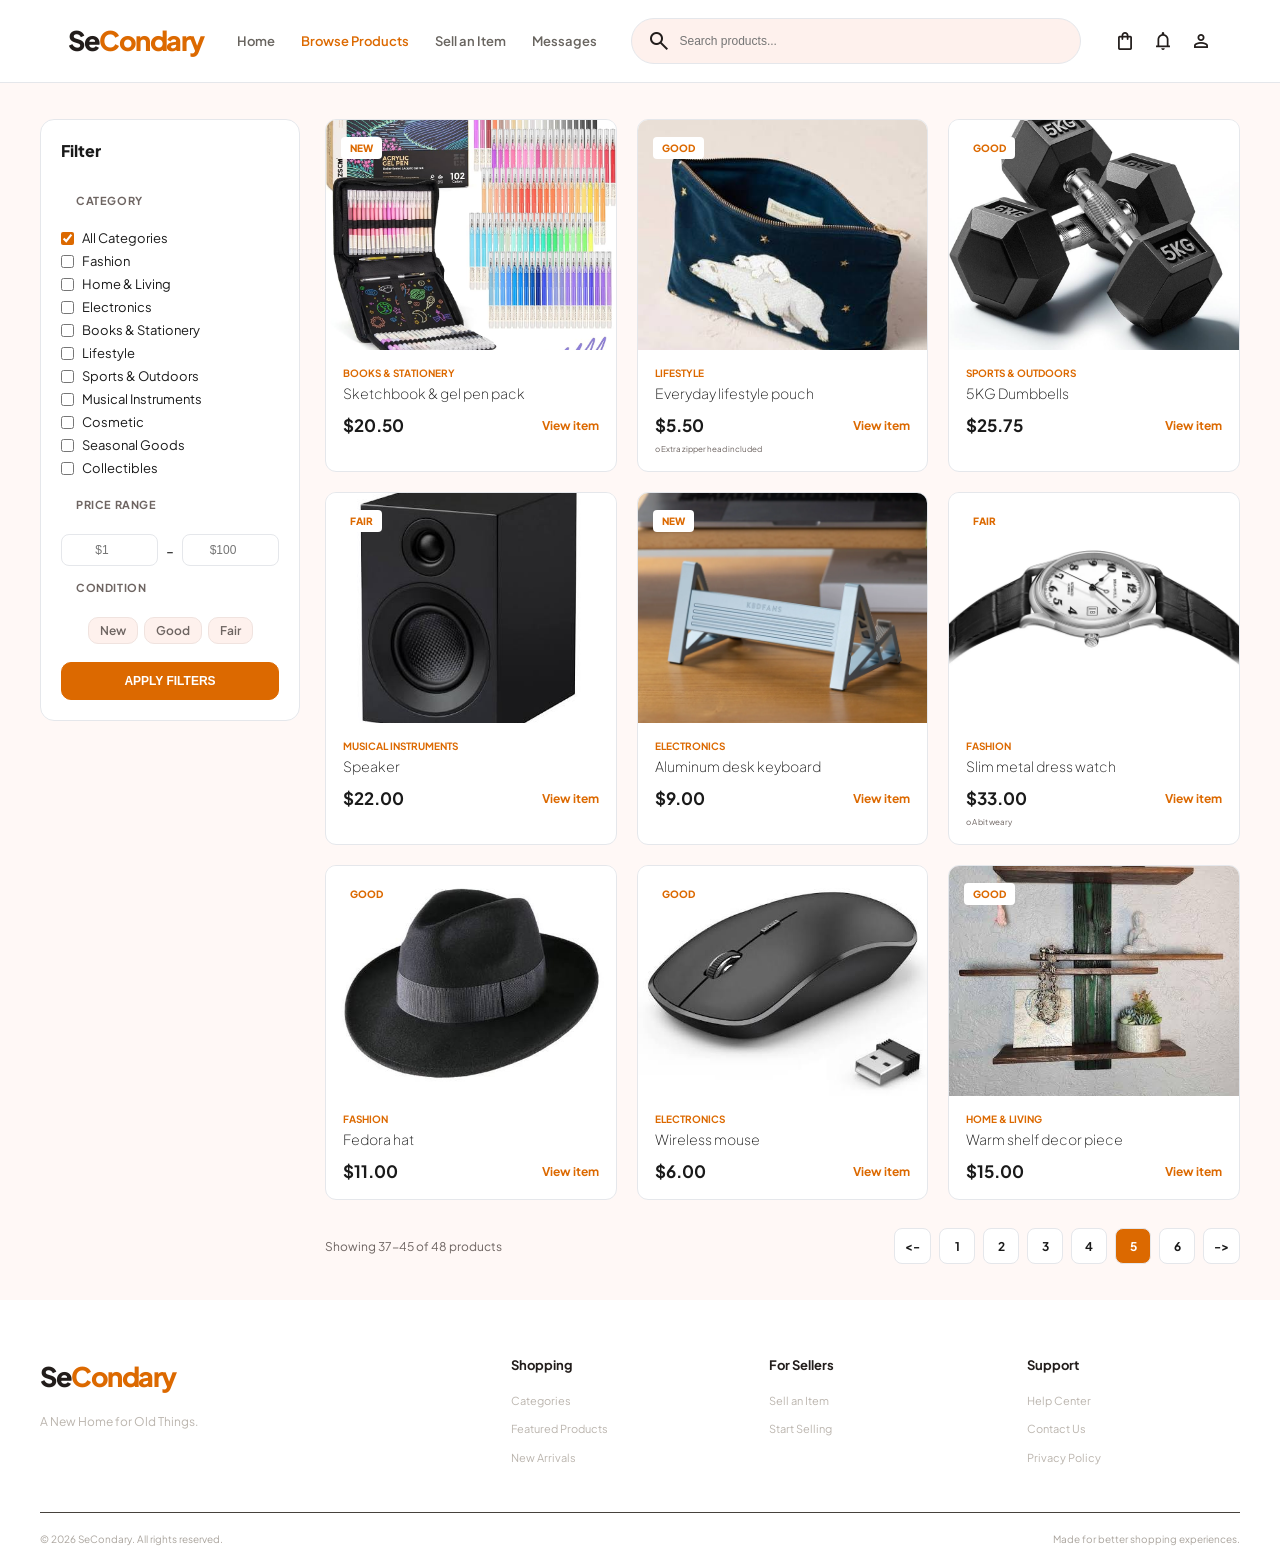
<file: browseproduct5.html>
<!-- /* SAO, Rethpheaktraboth's part */ -->

<!DOCTYPE html>
<html lang="en">
<head>
    <meta charset="UTF-8">
    <meta name="viewport" content="width=device-width, initial-scale=1.0">
    <title>Browse Products | SeCondary</title>
    <link rel="stylesheet" href="browserproduct.css">
    <link href="https://fonts.googleapis.com/css2?family=Plus+Jakarta+Sans:wght@400;500;600;700;800&display=swap" rel="stylesheet">
    <link href="https://fonts.googleapis.com/css2?family=Material+Symbols+Outlined" rel="stylesheet">
</head>
<body>

    <!-- HEADER -->
    <header class="site-header">
        <div class="header-container">
            <a href="index.html" class="logo">Se<span>Condary</span></a>

            <nav class="main-nav">
                <a href="index.html">Home</a>
                <a href="browseproduct.html" class="active">Browse Products</a>
                <a href="sell-item.html">Sell an Item</a>
                <a href="chat.html">Messages</a>
            </nav>

            <form class="search-box" action="#products">
                <span class="material-symbols-outlined">search</span>
                <input type="search" placeholder="Search products...">
            </form>

            <div class="header-actions">
                <a href="#" aria-label="Shopping bag">
                    <span class="material-symbols-outlined">shopping_bag</span>
                </a>
                <a href="#" aria-label="Notifications">
                    <span class="material-symbols-outlined">notifications</span>
                </a>
                <a href="user.html" aria-label="My account">
                    <span class="material-symbols-outlined">person</span>
                </a>
            </div>
        </div>
    </header>

    <main class="browse-page" id="products">
        <div class="browse-container">
            <aside class="Sidebar" aria-label="Product filters">
                <h2>Filter</h2>
                    <!--"filter-group" -->
                <div >
                    <p>Category</p>
                    <label><input type="checkbox" checked> All Categories</label>
                    <label><input type="checkbox"> Fashion</label>
                    <label><input type="checkbox"> Home & Living</label>
                    <label><input type="checkbox"> Electronics</label>
                    <label><input type="checkbox"> Books & Stationery </label>
                    <label><input type="checkbox"> Lifestyle</label>
                    <label><input type="checkbox"> Sports & Outdoors </label>
                    <label><input type="checkbox"> Musical Instruments </label>
                    <label><input type="checkbox"> Cosmetic </label>
                    <label><input type="checkbox"> Seasonal Goods </label>
                    <label><input type="checkbox"> Collectibles </label>

                    <p>Price Range</p>
                    <form class="price-form">
                        <input type="number" min="0" placeholder="$1" aria-label="Minimum price">
                        <span>-</span>
                        <input type="number" min="0" placeholder="$100" aria-label="Maximum price">
                    </form>

                    <p>Condition</p>
                    <ul>
                        <li>New</li>
                        <li>Good</li>
                        <li>Fair</li>
                    </ul>
                </div>
                <button type="button" class="apply">Apply filters</button>

            </aside>
                <!-- Page5 -->
                <div class="browse-results">
                    <div class="product-list">
                        <article class="product-card">
                            <div class="card-top-tag">
                                <span class="tag">New</span>
                            </div>
                            <div class="card-img-container">
                                <div class="item-illustration">
                                    <img src="products/51.jpg" alt="Art and writing supplies" class="product-img">
                                </div>
                            </div>
                            <div class="card-details">
                                <div class="card-meta">BOOKS & STATIONERY</div>
                                <h3 class="product-title">Sketchbook & gel pen pack</h3>
                                <div class="price-row">
                                    <span class="price">$20.50</span>
                                    <a href="#" class="view-link">View item</a>
                                </div>
                            </div>
                        </article>
                
                        <article class="product-card">
                            <div class="card-top-tag">
                                <span class="tag">Good</span>
                            </div>
                            <div class="card-img-container">
                                <div class="item-illustration">
                                    <img src="products/52.jpeg" alt="Daily essentials kit" class="product-img">
                                </div>
                            </div>
                            <div class="card-details">
                                <div class="card-meta">LIFESTYLE</div>
                                <h3 class="product-title">Everyday lifestyle pouch</h3>
                                <div class="price-row">
                                    <span class="price">$5.50</span>
                                    <a href="#" class="view-link">View item</a>
                                </div>
                                <p class="extraD"> o Extra zipper head included</p>
                            </div>
                        </article>
                
                        <article class="product-card">
                            <div class="card-top-tag">
                                <span class="tag">Good</span>
                            </div>
                            <div class="card-img-container">
                                <div class="item-illustration">
                                    <img src="products/52.jpg" alt="Outdoor adventure pack" class="product-img">
                                </div>
                            </div>
                            <div class="card-details">
                                <div class="card-meta">SPORTS & OUTDOORS</div>
                                <h3 class="product-title">5KG Dumbbells</h3>
                                <div class="price-row">
                                    <span class="price">$25.75</span>
                                    <a href="#" class="view-link">View item</a>
                                </div>
                            </div>
                        </article>
                
                        <article class="product-card">
                            <div class="card-top-tag">
                                <span class="tag">Fair</span>
                            </div>
                            <div class="card-img-container">
                                <div class="item-illustration">
                                    <img src="products/54.jpeg" alt="Speaker" class="product-img">
                                </div>
                            </div>
                            <div class="card-details">
                                <div class="card-meta">MUSICAL INSTRUMENTS</div>
                                <h3 class="product-title">Speaker</h3>
                                <div class="price-row">
                                    <span class="price">$22.00</span>
                                    <a href="#" class="view-link">View item</a>
                                </div>
                            </div>
                        </article>
                
                        <article class="product-card">
                            <div class="card-top-tag">
                                <span class="tag">New</span>
                            </div>
                            <div class="card-img-container">
                                <div class="item-illustration">
                                    <img src="products/55.webp" alt="Mechanical keyboard" class="product-img">
                                </div>
                            </div>
                            <div class="card-details">
                                <div class="card-meta">ELECTRONICS</div>
                                <h3 class="product-title">Aluminum desk keyboard</h3>
                                <div class="price-row">
                                    <span class="price">$9.00</span>
                                    <a href="#" class="view-link">View item</a>
                                </div>
                            </div>
                        </article>
                
                        <article class="product-card">
                            <div class="card-top-tag">
                                <span class="tag">Fair</span>
                            </div>
                            <div class="card-img-container">
                                <div class="item-illustration">
                                    <img src="products/56.webp" alt="Slim wristwatch" class="product-img">
                                </div>
                            </div>
                            <div class="card-details">
                                <div class="card-meta">FASHION</div>
                                <h3 class="product-title">Slim metal dress watch</h3>
                                <div class="price-row">
                                    <span class="price">$33.00</span>
                                    <a href="#" class="view-link">View item</a>
                                </div>
                                <p class="extraD"> o A bit weary</p>
                            </div>
                        </article>
                
                        <article class="product-card">
                            <div class="card-top-tag">
                                <span class="tag">Good</span>
                            </div>
                            <div class="card-img-container">
                                <div class="item-illustration">
                                    <img src="products/57.jpeg" alt="Fedora hat" class="product-img">
                                </div>
                            </div>
                            <div class="card-details">
                                <div class="card-meta">FASHION </div>
                                <h3 class="product-title">Fedora hat</h3>
                                <div class="price-row">
                                    <span class="price">$11.00</span>
                                    <a href="#" class="view-link">View item</a>
                                </div>
                            </div>
                        </article>
                
                        <article class="product-card">
                            <div class="card-top-tag">
                                <span class="tag">Good</span>
                            </div>
                            <div class="card-img-container">
                                <div class="item-illustration">
                                    <img src="products/58.jpeg" alt="Wireless mouse" class="product-img">
                                </div>
                            </div>
                            <div class="card-details">
                                <div class="card-meta">ELECTRONICS</div>
                                <h3 class="product-title">Wireless mouse</h3>
                                <div class="price-row">
                                    <span class="price">$6.00</span>
                                    <a href="#" class="view-link">View item</a>
                                </div>
                            </div>
                        </article>
                
                        <article class="product-card">
                            <div class="card-top-tag">
                                <span class="tag">Good</span>
                            </div>
                            <div class="card-img-container">
                                <div class="item-illustration">
                                    <img src="products/59.jpeg" alt="Home interior piece" class="product-img">
                                </div>
                            </div>
                            <div class="card-details">
                                <div class="card-meta">HOME & LIVING</div>
                                <h3 class="product-title">Warm shelf decor piece</h3>
                                <div class="price-row">
                                    <span class="price">$15.00</span>
                                    <a href="#" class="view-link">View item</a>
                                </div>
                            </div>
                        </article>
                    </div>
                
                    <div class="pagination-bar">
                        <p class="results-count">Showing 37-45 of 48 products</p>
                
                        <nav class="pagination">
                            <a href="browseproduct4.html" class="page-btn page-nav"><-</a>
                            <a href="browseproduct.html" class="page-btn">1</a>
                            <a href="browseproduct2.html" class="page-btn">2</a>
                            <a href="browseproduct3.html" class="page-btn">3</a>
                            <a href="browseproduct4.html" class="page-btn">4</a>
                            <a href="browseproduct5.html" class="page-btn active" aria-current="page">5</a>
                            <a href="browseproduct6.html" class="page-btn">6</a>
                            <a href="browseproduct6.html" class="page-btn page-nav" >-></a>
                        </nav>
                    </div>
                </div>
        </div>
    </main>

    <!-- FOOTER -->
    <footer class="site-footer">
        <div class="footer-container">
            <div class="footer-brand">
                <a href="index.html" class="logo">Se<span>Condary</span></a>
                <p>A New Home for Old Things.</p>
            </div>

            <div class="footer-column">
                <h3>Shopping</h3>
                <a href="index.html#categories">Categories</a>
                <a href="browseproduct.html">Featured Products</a>
                <a href="browseproduct.html">New Arrivals</a>
            </div>

            <div class="footer-column">
                <h3>For Sellers</h3>
                <a href="sell-item.html">Sell an Item</a>
                <a href="sell-item.html">Start Selling</a>
            </div>

            <div class="footer-column">
                <h3>Support</h3>
                <a href="#">Help Center</a>
                <a href="#">Contact Us</a>
                <a href="#">Privacy Policy</a>
            </div>
        </div>

        <div class="footer-bottom">
            <p>&copy; 2026 SeCondary. All rights reserved.</p>
            <p>Made for better shopping experiences.</p>
        </div>
    </footer>

</body>
</html>
</file>
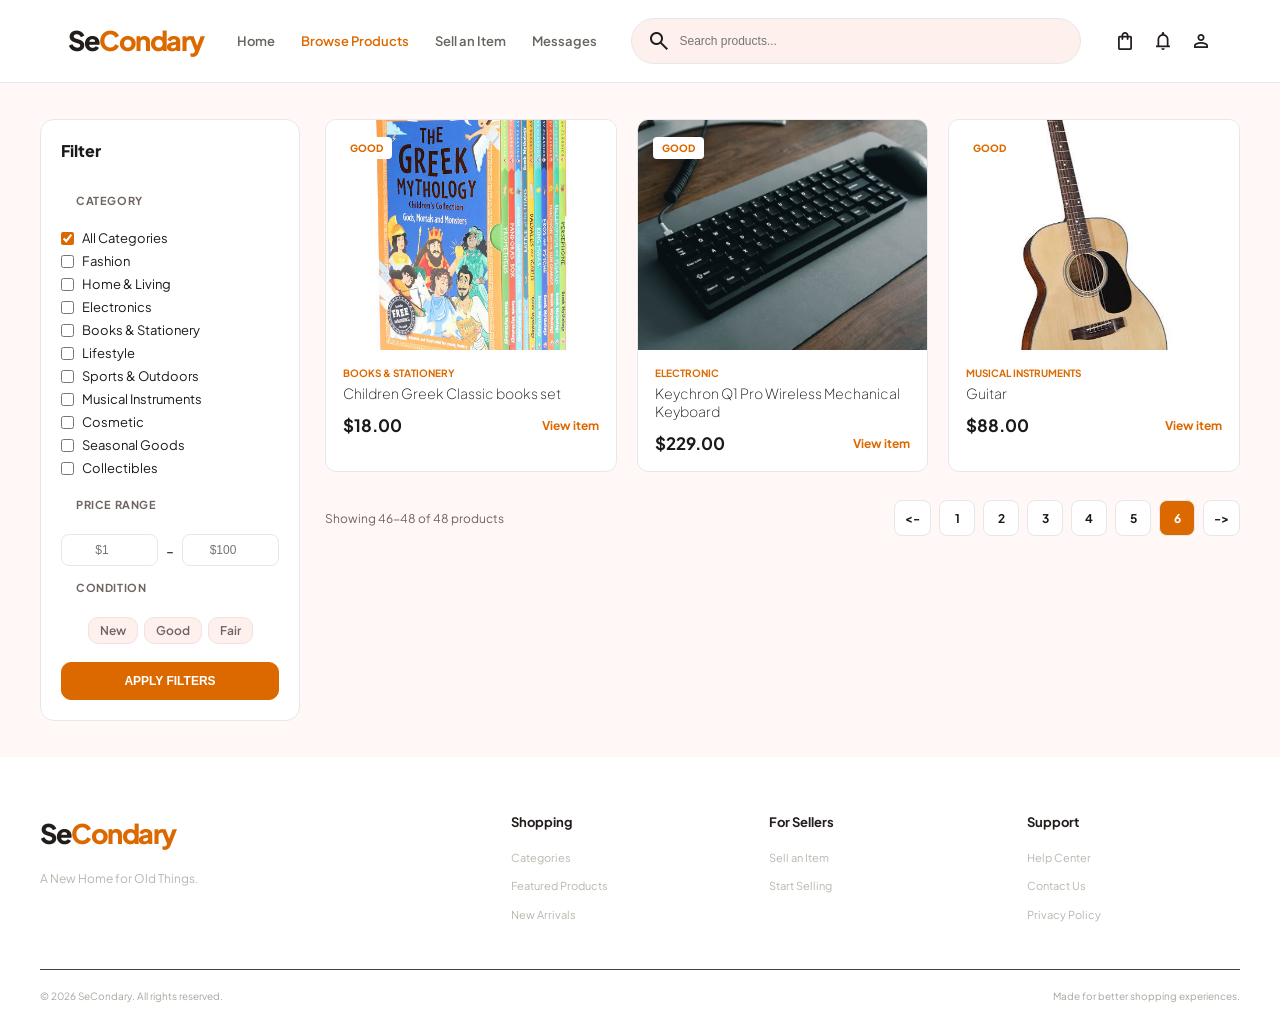
<file: browseproduct6.html>
<!-- /* SAO, Rethpheaktraboth's part */ -->

<!DOCTYPE html>
<html lang="en">
<head>
    <meta charset="UTF-8">
    <meta name="viewport" content="width=device-width, initial-scale=1.0">
    <title>Browse Products | SeCondary</title>
    <link rel="stylesheet" href="browserproduct.css">
    <link href="https://fonts.googleapis.com/css2?family=Plus+Jakarta+Sans:wght@400;500;600;700;800&display=swap" rel="stylesheet">
    <link href="https://fonts.googleapis.com/css2?family=Material+Symbols+Outlined" rel="stylesheet">
</head>
<body>

    <!-- HEADER -->
    <header class="site-header">
        <div class="header-container">
            <a href="index.html" class="logo">Se<span>Condary</span></a>

            <nav class="main-nav">
                <a href="index.html">Home</a>
                <a href="browseproduct.html" class="active">Browse Products</a>
                <a href="sell-item.html">Sell an Item</a>
                <a href="chat.html">Messages</a>
            </nav>

            <form class="search-box" action="#products">
                <span class="material-symbols-outlined">search</span>
                <input type="search" placeholder="Search products...">
            </form>

            <div class="header-actions">
                <a href="#" aria-label="Shopping bag">
                    <span class="material-symbols-outlined">shopping_bag</span>
                </a>
                <a href="#" aria-label="Notifications">
                    <span class="material-symbols-outlined">notifications</span>
                </a>
                <a href="user.html" aria-label="My account">
                    <span class="material-symbols-outlined">person</span>
                </a>
            </div>
        </div>
    </header>

    <main class="browse-page" id="products">
        <div class="browse-container">
            <aside class="Sidebar" aria-label="Product filters">
                <h2>Filter</h2>
                    <!--"filter-group" -->
                <div >
                    <p>Category</p>
                    <label><input type="checkbox" checked> All Categories</label>
                    <label><input type="checkbox"> Fashion</label>
                    <label><input type="checkbox"> Home & Living</label>
                    <label><input type="checkbox"> Electronics</label>
                    <label><input type="checkbox"> Books & Stationery </label>
                    <label><input type="checkbox"> Lifestyle</label>
                    <label><input type="checkbox"> Sports & Outdoors </label>
                    <label><input type="checkbox"> Musical Instruments </label>
                    <label><input type="checkbox"> Cosmetic </label>
                    <label><input type="checkbox"> Seasonal Goods </label>
                    <label><input type="checkbox"> Collectibles </label>

                    <p>Price Range</p>
                    <form class="price-form">
                        <input type="number" min="0" placeholder="$1" aria-label="Minimum price">
                        <span>-</span>
                        <input type="number" min="0" placeholder="$100" aria-label="Maximum price">
                    </form>

                    <p>Condition</p>
                    <ul>
                        <li>New</li>
                        <li>Good</li>
                        <li>Fair</li>
                    </ul>
                </div>
                <button type="button" class="apply">Apply filters</button>

            </aside>
                <!-- Page6 -->
                <div class="browse-results">
                    <div class="product-list">
                        <article class="product-card">
                            <div class="card-top-tag">
                                <span class="tag">Good</span>
                            </div>
                            <div class="card-img-container">
                                <div class="item-illustration">
                                    <img src="products/61.jpeg" alt="children greek classic" class="product-img">
                                </div>
                            </div>
                            <div class="card-details">
                                <div class="card-meta">BOOKS & STATIONERY</div>
                                <h3 class="product-title">Children Greek Classic books set</h3>
                                <div class="price-row">
                                    <span class="price">$18.00</span>
                                    <a href="#" class="view-link">View item</a>
                                </div>
                            </div>
                        </article>
                
                        <article class="product-card">
                            <div class="card-top-tag">
                                <span class="tag">Good</span>
                            </div>
                            <div class="card-img-container">
                                <div class="item-illustration">
                                    <img src="/images.pdd/keyboard-1.jpg" alt="Keychron Q1 Pro Wireless Mechanical Keyboard" class="product-img">
                                </div>
                            </div>
                            <div class="card-details">
                                <div class="card-meta">ELECTRONIC</div>
                                <h3 class="product-title">Keychron Q1 Pro Wireless Mechanical Keyboard</h3>
                                <div class="price-row">
                                    <span class="price">$229.00</span>
                                    <a href="/viewitem.html" class="view-link">View item</a>
                                </div>
                            </div>
                        </article>
                
                        <article class="product-card">
                            <div class="card-top-tag">
                                <span class="tag">Good</span>
                            </div>
                            <div class="card-img-container">
                                <div class="item-illustration">
                                    <img src="products/63.jpeg" alt="Guitar" class="product-img">
                                </div>
                            </div>
                            <div class="card-details">
                                <div class="card-meta">MUSICAL INSTRUMENTS</div>
                                <h3 class="product-title">Guitar</h3>
                                <div class="price-row">
                                    <span class="price">$88.00</span>
                                    <a href="#" class="view-link">View item</a>
                                </div>
                            </div>
                        </article>
                    </div>
                
                    <div class="pagination-bar" >
                        <p class="results-count">Showing 46-48 of 48 products</p>
                
                        <nav class="pagination">
                            <a href="browseproduct5.html" class="page-btn page-nav"><-</a>
                            <a href="browseproduct.html" class="page-btn">1</a>
                            <a href="browseproduct2.html" class="page-btn">2</a>
                            <a href="browseproduct3.html" class="page-btn">3</a>
                            <a href="browseproduct4.html" class="page-btn">4</a>
                            <a href="browseproduct5.html" class="page-btn">5</a>
                            <a href="browseproduct6.html" class="page-btn active" aria-current="page">6</a>
                            <span class="page-btn page-nav" >-></span>
                        </nav>
                    </div>
                </div>
        </div>
    </main>

    <!-- FOOTER -->
    <footer class="site-footer">
        <div class="footer-container">
            <div class="footer-brand">
                <a href="index.html" class="logo">Se<span>Condary</span></a>
                <p>A New Home for Old Things.</p>
            </div>

            <div class="footer-column">
                <h3>Shopping</h3>
                <a href="index.html#categories">Categories</a>
                <a href="browseproduct.html">Featured Products</a>
                <a href="browseproduct.html">New Arrivals</a>
            </div>

            <div class="footer-column">
                <h3>For Sellers</h3>
                <a href="sell-item.html">Sell an Item</a>
                <a href="sell-item.html">Start Selling</a>
            </div>

            <div class="footer-column">
                <h3>Support</h3>
                <a href="#">Help Center</a>
                <a href="#">Contact Us</a>
                <a href="#">Privacy Policy</a>
            </div>
        </div>

        <div class="footer-bottom">
            <p>&copy; 2026 SeCondary. All rights reserved.</p>
            <p>Made for better shopping experiences.</p>
        </div>
    </footer>

</body>
</html>
</file>
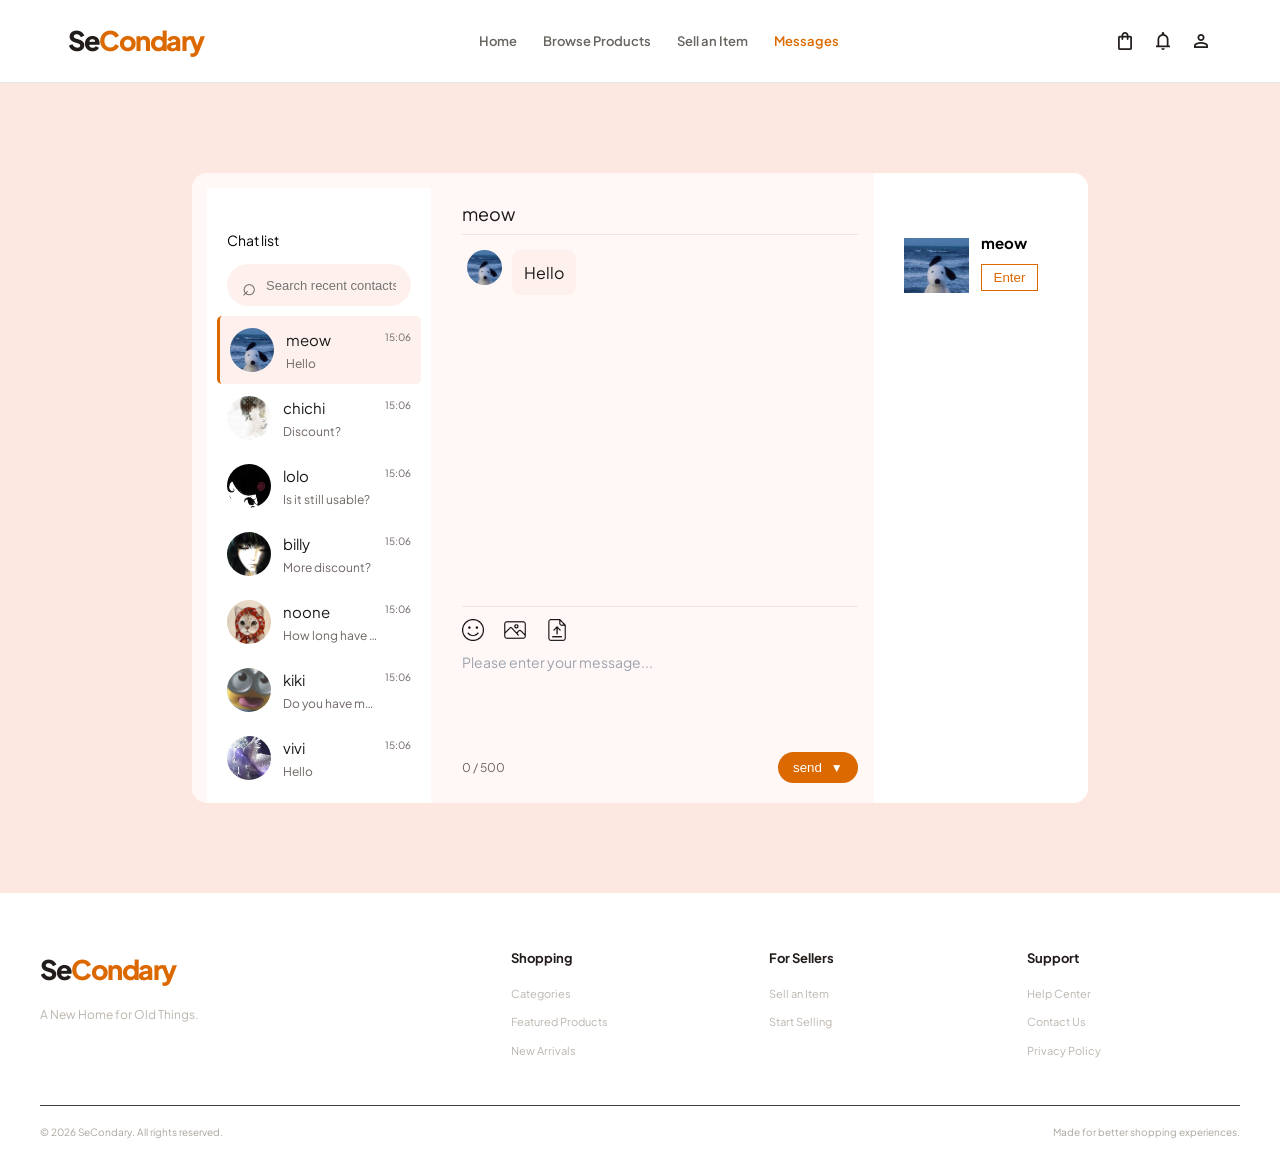
<file: chat.html>
<!-- /* YEM, Yeakly's part */ -->

<!DOCTYPE html>
<html lang="en">
<head>
    <meta charset="UTF-8">
    <meta name="viewport" content="width=device-width, initial-scale=1.0">
    <title>Document</title>
    <link rel="stylesheet" href="chat1.css">
    <link href="https://fonts.googleapis.com/css2?family=Material+Symbols+Outlined" rel="stylesheet">
</head>
<body>
    <header class="site-header">
        <div class="header-container">
            <a href="index.html" class="logo">Se<span>Condary</span></a>

            <nav class="main-nav">
                <a href="index.html">Home</a>
                <a href="/browseproduct.html">Browse Products</a>
                <a href="sell-item.html">Sell an Item</a>
                <a href="chat.html" class="active" aria-current="page">Messages</a>
            </nav>

            <div class="header-actions">
                <a href="#" aria-label="Shopping bag">
                    <span class="material-symbols-outlined">shopping_bag</span>
                </a>
                <a href="#" aria-label="Notifications">
                    <span class="material-symbols-outlined">notifications</span>
                </a>
                <a href="user.html" aria-label="My account">
                    <span class="material-symbols-outlined">person</span>
                </a>
            </div>
        </div>
    </header>

    <section id="chat-hero">
        <section id="chat-list-container">
            <div id="chat-list-header">
                <img>
                <p>Chat list</p>
            </div>
            <div id="search-container">
                <form id="chat-search">
                    <span>⌕</span>
                    <input type="text" class="search-input" placeholder="Search recent contacts">
                </form>
            </div>         
            <div id="chat-list">   
                <div class="chat active" role="button" tabindex="0" aria-pressed="true">
                    <div class="chat-info">
                        <img src="profileimg/pro1.jpg">
                        <div class="chat-details">
                            <p class="chat-name">meow</p>
                            <p class="chat-last-message">Hello</p>
                        </div>
                    </div>
                    <time>15:06</time>
                </div>

                <div class="chat" role="button" tabindex="0" aria-pressed="false">
                    <div class="chat-info">
                        <img src="profileimg/pro2.jpg">
                        <div class="chat-details">
                            <p class="chat-name">chichi</p>
                            <p class="chat-last-message">Discount?</p>
                        </div>
                    </div>
                    <time>15:06</time>
                </div>

                <div class="chat" role="button" tabindex="0" aria-pressed="false">
                    <div class="chat-info">
                        <img src="profileimg/pro3.jpg">
                        <div class="chat-details">
                            <p class="chat-name">lolo</p>
                            <p class="chat-last-message">Is it still usable?</p>
                        </div>
                    </div>
                    <time>15:06</time>
                </div>

                <div class="chat" role="button" tabindex="0" aria-pressed="false">
                    <div class="chat-info">
                        <img src="profileimg/pro4.jpg">
                        <div class="chat-details">
                            <p class="chat-name">billy</p>
                            <p class="chat-last-message">More discount?</p>
                        </div>
                    </div>
                    <time>15:06</time>
                </div>

                <div class="chat" role="button" tabindex="0" aria-pressed="false">
                    <div class="chat-info">
                        <img src="profileimg/pro5.jpg">
                        <div class="chat-details">
                            <p class="chat-name">noone</p>
                            <p class="chat-last-message">How long have you used this?</p>
                        </div>
                    </div>
                    <time>15:06</time>
                </div>

                <div class="chat" role="button" tabindex="0" aria-pressed="false">
                    <div class="chat-info">
                        <img src="profileimg/pro6.jpg">
                        <div class="chat-details">
                            <p class="chat-name">kiki</p>
                            <p class="chat-last-message">Do you have more then two?</p>
                        </div>
                    </div>
                    <time>15:06</time>
                </div>

                <div class="chat" role="button" tabindex="0" aria-pressed="false">
                    <div class="chat-info">
                        <img src="profileimg/pro7.jpg">
                        <div class="chat-details">
                            <p class="chat-name">vivi</p>
                            <p class="chat-last-message">Hello</p>
                        </div>
                    </div>
                    <time>15:06</time>
                </div>

                <div class="chat" role="button" tabindex="0" aria-pressed="false">
                    <div class="chat-info">
                        <img src="profileimg/pro8.jpg">
                        <div class="chat-details">
                            <p class="chat-name">tity</p>
                            <p class="chat-last-message">Hello</p>
                        </div>
                    </div>
                    <time>15:06</time>
                </div>

                <div class="chat" role="button" tabindex="0" aria-pressed="false">
                    <div class="chat-info">
                        <img src="profileimg/pro9.jpg">
                        <div class="chat-details">
                            <p class="chat-name">Mimi</p>
                            <p class="chat-last-message">Hello</p>
                        </div>
                    </div>
                    <time>15:06</time>
                </div>      
            </div>
        </section>

        <section id="chat-display-container">
            <div id="chat-header">
                <button type="button" id="chat-back-button" aria-label="Back to chat list">‹</button>
                <h3>meow</h3>
            </div>

            <div id="chat-space">
                <div class="message received">
                    <img src="profileimg/pro1.jpg">
                    <div class="message-content">
                        <p>Hello</p>
                    </div>
                </div>
            </div>

            <div id="chat-text">
                <div id="chat-toolbar">
                    
                    <button type="button" class="chat-icon">
                        <img src="./image/happiness.png" alt="Emoji">
                    </button>
                    
                    <label for="image-upload" class="chat-icon" title="Upload image">
                        <img src="./image/photo.png" alt="Photo">
                    </label>
                    <input type="file" id="image-upload" accept="image/*" hidden>

                    <label for="file-upload" class="chat-icon" title="Upload file">
                        <img src="./image/file.png" alt="File">
                    </label>
                    <input type="file" id="file-upload" hidden>
                </div>
                
                <textarea placeholder="Please enter your message..."></textarea>

                <div id="chat-footer">
                    <div id="send-container">
                        <span>0 / 500</span>
                        <button type="button" id="send-button">
                            send <span>▼</span>
                        </button>
                    </div>
                </div>
            </div>
        </section>
        <section id="chat-store">

            <div id="store-card">
                <img src="profileimg/pro1.jpg" alt="Store Image">
                <div>
                    <h3>meow</h3>
                    <button type="button">Enter</button>
                </div>
            </div>

        </section>
    </section>
    <footer class="site-footer">
        <div class="footer-container">
            <div class="footer-brand">
                <a href="index.html" class="logo">Se<span>Condary</span></a>
                <p>A New Home for Old Things.</p>
            </div>

            <div class="footer-column">
                <h3>Shopping</h3>
                <a href="index.html#categories">Categories</a>
                <a href="index.html#products">Featured Products</a>
                <a href="index.html#products">New Arrivals</a>
            </div>

            <div class="footer-column">
                <h3>For Sellers</h3>
                <a href="sell-item.html">Sell an Item</a>
                <a href="sell-item.html">Start Selling</a>
            </div>

            <div class="footer-column">
                <h3>Support</h3>
                <a href="#">Help Center</a>
                <a href="#">Contact Us</a>
                <a href="#">Privacy Policy</a>
            </div>
        </div>

        <div class="footer-bottom">
            <p>© 2026 SeCondary. All rights reserved.</p>
            <p>Made for better shopping experiences.</p>
        </div>
    </footer>

<script src="chat.js" defer></script>
</body>
</html>
</file>
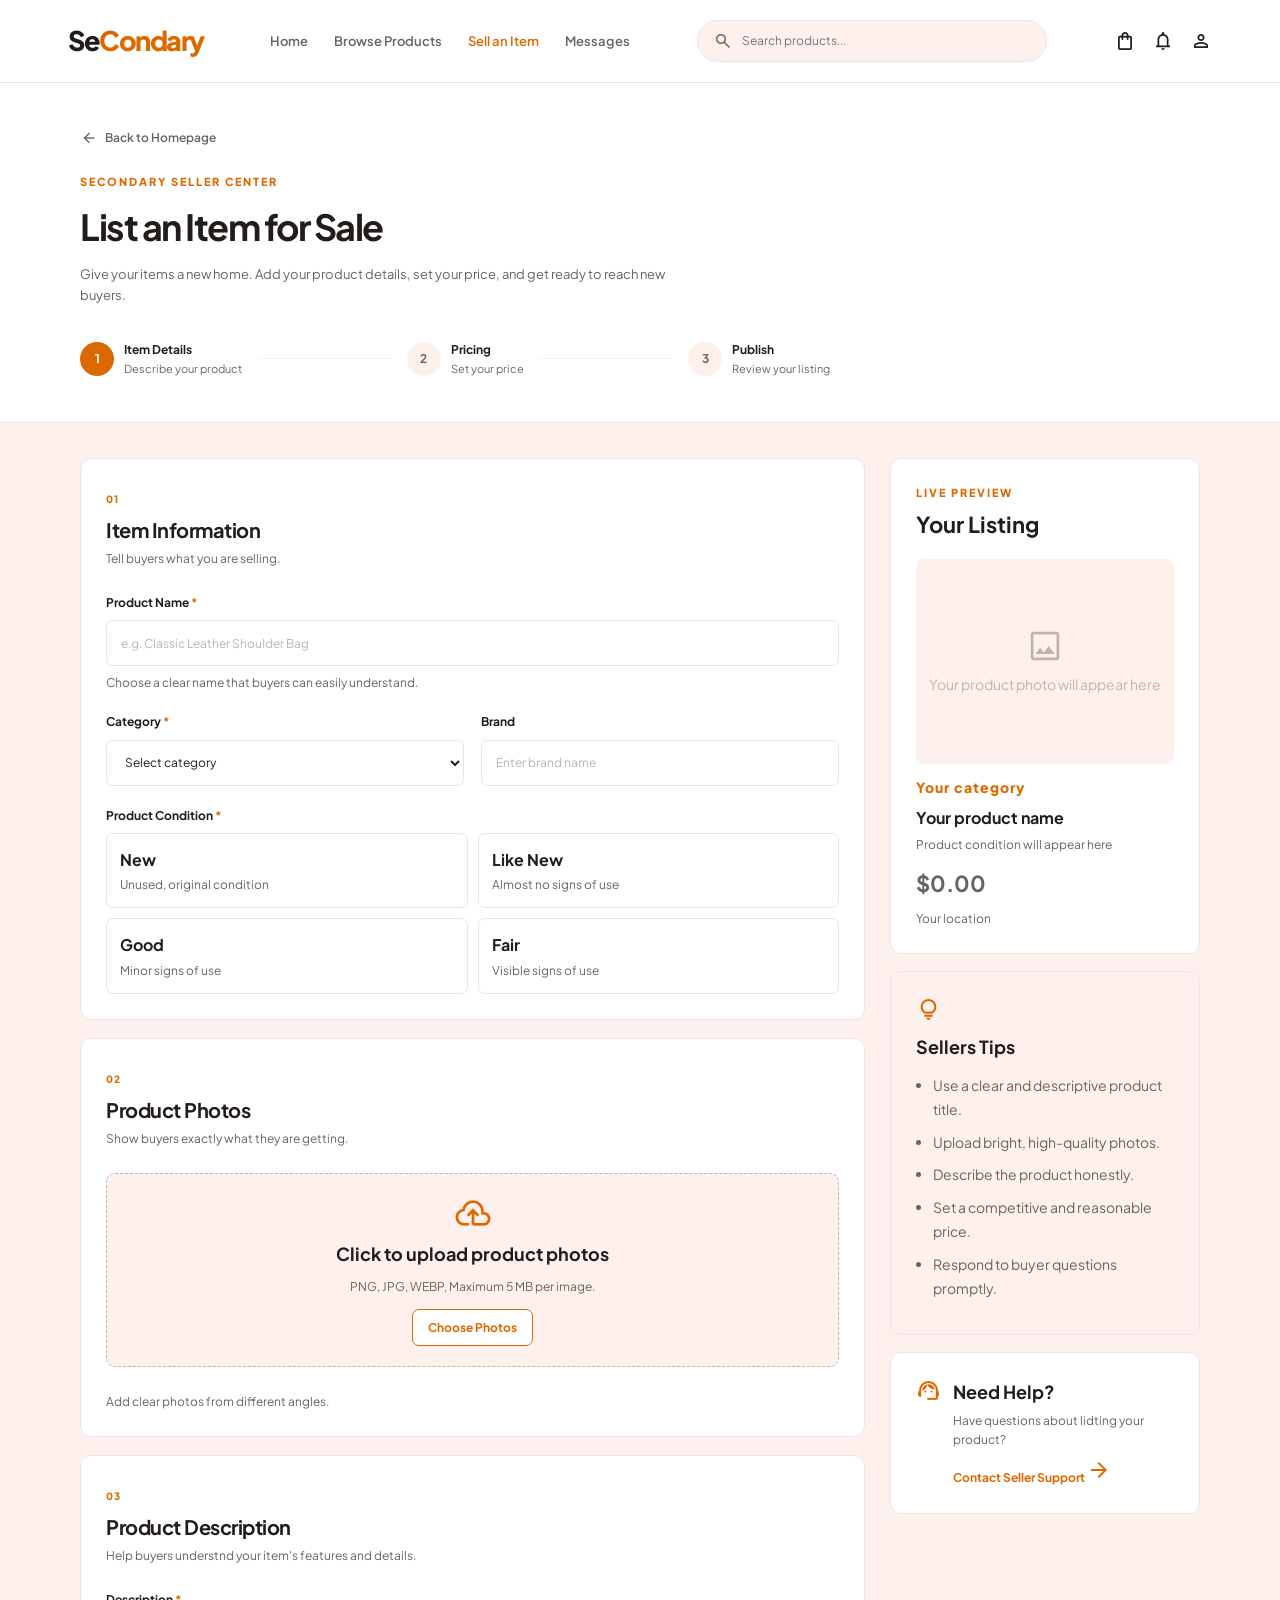
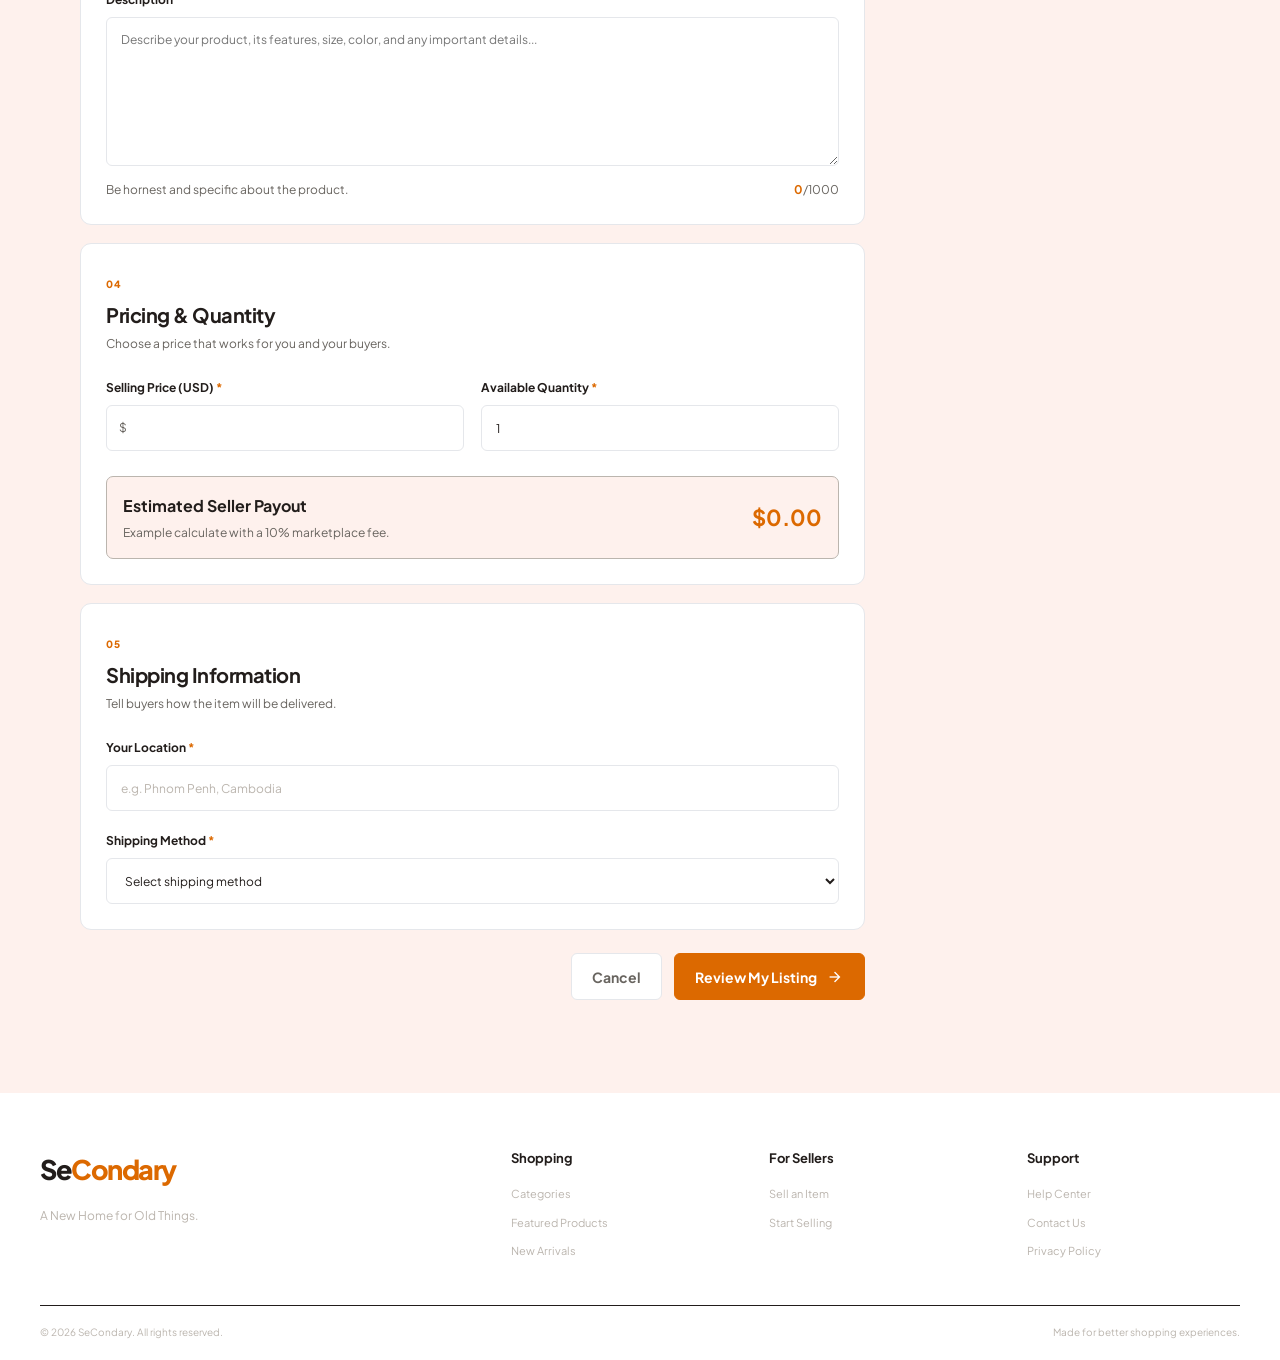
<file: sell-item.html>
<!-- /* NANG, Sotheavin's part */ -->

<!DOCTYPE html>
<html lang="en">
<head>
    <meta charset="UTF-8">
    <meta name="viewport" content="width=device-width, initial-scale=1.0">
    <title>Sell an Item | Secondary</title>
    <link rel="stylesheet" href="sell-item.css">
    <link href="https://fonts.googleapis.com/css2?family=Plus+Jakarta+Sans:wght@400;500;600;700;800&display=swap" rel="stylesheet">
    <link href="https://fonts.googleapis.com/css2?family=Material+Symbols+Outlined" rel="stylesheet">
</head>
<body>
    <!-- Header section -->
    <header class="site-header">
        <div class="header-container">
            <a href="index.html" class="logo">Se<span>Condary</span></a>

            <nav class="main-nav">
                <a href="index.html">Home</a>
                <a href="/browseproduct.html">Browse Products</a>
                <a href="sell-item.html" class="active">Sell an Item</a>
                <a href="/chat.html">Messages</a>
            </nav>

            <form class="search-box" action="index.html#products">
                <span class="material-symbols-outlined">search</span>
                <input type="search" placeholder="Search products...">
            </form>

            <div class="header-action">
                <a href="#" aria-label="Shopping bag">
                    <span class="material-symbols-outlined">shopping_bag</span>
                </a>
                <a href="#" aria-label="Notification">
                    <span class="material-symbols-outlined">notifications</span>
                </a>
                <a href="user.html" aria-label="My account">
                    <span class="material-symbols-outlined">person</span>
                </a>
            </div>

        </div>
    </header>
    <main class="sell-page">
        <!-- Page intro -->
        <section class="sell-intro">
            <div class="sell-container">
                <a href="index.html" class="back-link">
                    <span class="material-symbols-outlined">arrow_back</span>
                    Back to Homepage
                </a>

                <span class="eyebrow">SECONDARY SELLER CENTER</span>
                <h1>List an Item for Sale</h1>
                <p>Give your items a new home. Add your product details, set your price, and get ready to reach new buyers.</p>

                <div class="progress-steps">
                    <div class="step active">
                        <span>1</span>
                        <div>
                            <strong>Item Details</strong>
                            <small>Describe your product</small>
                        </div>
                    </div>

                    <div class="step-line"></div>

                    <div class="step">
                        <span>2</span>
                        <div>
                            <strong>Pricing</strong>
                            <small>Set your price</small>
                        </div>
                    </div>

                    <div class="step-line"></div>

                    <div class="step">
                        <span>3</span>
                        <div>
                            <strong>Publish</strong>
                            <small>Review your listing</small>
                        </div>
                    </div>
                </div>
            </div>
        </section>
        <!-- Selling form -->
        <section class="sell-container sell-layout">
            <form class="sell-form" id="sell-form">
                <!-- Item info -->
                <div class="form-card">
                    <div class="card-heading">
                        <div>
                            <span class="card-number">01</span>
                            <h2>Item Information</h2>
                            <p>Tell buyers what you are selling.</p>
                        </div>
                    </div>

                    <div class="form-group">
                        <label for="item-name">Product Name <span>*</span></label>
                        <input
                            type="text"
                            id="item-name"
                            name="item-name"
                            placeholder="e.g. Classic Leather Shoulder Bag"
                            maxlength="80"
                            required>
                        <small>Choose a clear name that buyers can easily understand.</small>
                    </div>

                    <div class="form-row">
                        <div class="form-group">
                            <label for="category">Category <span>*</span></label>
                            <select id="category" name="category" required>
                                <option value="">Select category</option>
                                <option>Fashion</option>
                                <option>Home & Living</option>
                                <option>Electronics</option>
                                <option>Books & Stationery</option>
                                <option>Lifestyle</option>
                                <option>Sport & Outdoors</option>
                                <option>Musical Instrument</option>
                                <option>Cosmetic</option>
                                <option>Seasonal Goods</option>
                                <option>Collectibles</option>
                                <option>Other</option>
                            </select>
                        </div>

                        <div class="form-group">
                            <label for="brand">Brand</label>
                            <input
                                type="text"
                                id="brand"
                                name="brand"
                                placeholder="Enter brand name">
                        </div>
                    </div>

                    <div class="form-group">
                        <label>Product Condition <span>*</span></label>

                        <div class="condition-options">
                            <label class="condition-option">
                                <input type="radio" name="condition" value="New" required>
                                <span>
                                    <strong>New</strong>
                                    <small>Unused, original condition</small>
                                </span>
                            </label>

                            <label class="condition-option">
                                <input type="radio" name="condition" value="Like New" required>
                                <span>
                                    <strong>Like New</strong>
                                    <small>Almost no signs of use</small>
                                </span>
                            </label>

                            <label class="condition-option">
                                <input type="radio" name="condition" value="Good" required>
                                <span>
                                    <strong>Good</strong>
                                    <small>Minor signs of use</small>
                                </span>
                            </label>

                            <label class="condition-option">
                                <input type="radio" name="condition" value="Fair" required>
                                <span>
                                    <strong>Fair</strong>
                                    <small>Visible signs of use</small>
                                </span>
                            </label>
                        </div>
                    </div>
                </div>
                <!-- Product photos -->
                <div class="form-card">
                    <div class="card-heading">
                        <div>
                            <span class="card-number">02</span>
                            <h2>Product Photos</h2>
                            <p>Show buyers exactly what they are getting.</p>
                        </div>
                    </div>

                    <label class="upload-area" for="photos">
                        <span class="material-symbols-outlined">cloud_upload</span>
                        <strong>Click to upload product photos</strong>
                        <small>PNG, JPG, WEBP, Maximum 5 MB per image.</small>
                        <span class="upload-button">Choose Photos</span>
                    </label>

                    <input
                        type="file"
                        id="photos"
                        name="photos"
                        accept="image/png,image/jpeg,image/webp"
                        multiple>

                    <div class="photo-preview" id="photo-preview"></div>
                    <small class="form-help">Add clear photos from different angles.</small>
                </div>
                <!-- Description -->
                <div class="form-card">
                    <div class="card-heading">
                        <div>
                            <span class="card-number">03</span>
                            <h2>Product Description</h2>
                            <p>Help buyers understnd your item's features and details.</p>
                        </div>
                    </div>

                    <div class="form-group">
                        <label for="description">Description <span>*</span></label>
                        <textarea
                            id="description"
                            name="description"
                            rows="6"
                            maxlength="1000"
                            placeholder="Describe your product, its features, size, color, and any important details..."
                            required></textarea>
                        
                        <div class="character-count">
                            <span>Be hornest and specific about the product.</span>
                            <span><b id="char-count">0</b>/1000</span>
                        </div>
                    </div>
                </div>
                <!-- Pricing -->
                <div class="form-card">
                    <div class="card-heading">
                        <div>
                            <span class="card-number">04</span>
                            <h2>Pricing & Quantity</h2>
                            <p>Choose a price that works for you and your buyers.</p>
                        </div>
                    </div>

                    <div class="form-row">
                        <div class="form-group">
                            <label for="price">Selling Price (USD) <span>*</span></label>
                            <div class="input-with-prefix">
                                <span>$</span>
                                <input
                                    type="number"
                                    id="price"
                                    name="price"
                                    min="0.01"
                                    step="0.01"
                                    required>
                            </div>
                        </div>

                        <div class="form-group">
                            <label for="quantity">Available Quantity <span>*</span></label>
                            <input
                                type="number"
                                id="quantity"
                                name="quantity"
                                min="1"
                                value="1"
                                required>
                        </div>
                    </div>

                    <div class="payout-box">
                        <div>
                            <strong>Estimated Seller Payout</strong>
                            <small>Example calculate with a 10% marketplace fee.</small>
                        </div>
                        <strong id="payout">$0.00</strong>
                    </div>
                </div>
                <!-- Shipping -->
                <div class="form-card">
                    <div class="card-heading">
                        <div>
                            <span class="card-number">05</span>
                            <h2>Shipping Information</h2>
                            <p>Tell buyers how the item will be delivered.</p>
                        </div>
                    </div>

                    <div class="form-group">
                        <label for="location">Your Location <span>*</span></label>
                        <input
                            type="text"
                            id="location"
                            name="location"
                            placeholder="e.g. Phnom Penh, Cambodia"
                            required>
                    </div>

                    <div class="form-group">
                        <label for="shipping">Shipping Method <span>*</span></label>
                        <select id="shipping" name="shipping" required>
                            <option value="">Select shipping method</option>
                            <option>Standard Delivery</option>
                            <option>Express Delivery</option>
                            <option>Local Pickup</option>
                        </select>
                    </div>
                </div>

                <div class="form-actions">
                    <a href="index.html" class="button cancel-button">Cancel</a>
                    <button type="submit" class="button button-primary">
                        Review My Listing
                        <span class="material-symbols-outlined">arrow_forward</span>
                    </button>
                </div>

                <p class="form-message" id="form-message" aria-live="polite"></p>
            </form>
            <!-- Right sidebar -->
            <aside class="sell-sidebar">
                <div class="preview-card">
                    <span class="eyebrow">LIVE PREVIEW</span>
                    <h2>Your Listing</h2>

                    <div class="preview-image" id="preview-image">
                        <span class="material-symbols-outlined">image</span>
                        <small>Your product photo will appear here</small>
                    </div>

                    <div class="preview-thumbnails" id="preview-thumbnails"></div>

                    <div class="preview-details">
                        <span id="preview-category">YOUR CATEGORY</span>
                        <h3 id="preview-title">Youe product name</h3>
                        <p id="preview-condition">Product condition will appear here</p>
                        <strong id="preview-price">$0.00</strong>
                        <small id="preview-location">Your Location</small>
                    </div>
                </div>

                <div class="tips-card">
                    <span class="material-symbols-outlined">lightbulb</span>
                    <h3>Sellers Tips</h3>

                    <ul>
                        <li>Use a clear and descriptive product title.</li>
                        <li>Upload bright, high-quality photos.</li>
                        <li>Describe the product honestly.</li>
                        <li>Set a competitive and reasonable price.</li>
                        <li>Respond to buyer questions promptly.</li>
                    </ul>
                </div>

                <div class="help-card">
                    <span class="material-symbols-outlined">support_agent</span>
                    <div>
                        <strong>Need Help?</strong>
                        <p>Have questions about lidting your product?</p>
                        <a href="#" class="contact-seller-support">
                            Contact Seller Support
                            <span class="material-symbols-outlined">arrow_forward</span>
                        </a>
                    </div>
                </div>
            </aside>
        </section>
    </main>
    <!-- Footer -->
    <footer class="site-footer">
        <div class="footer-container">
            <div class="footer-brand">
                <a href="index.html" class="logo">Se<span>Condary</span></a>
                <p>A New Home for Old Things.</p>
            </div>

            <div class="footer-column">
                <h3>Shopping</h3>
                <a href="index.html#categories">Categories</a>
                <a href="index.html#products">Featured Products</a>
                <a href="index.html#products">New Arrivals</a>
            </div>

            <div class="footer-column">
                <h3>For Sellers</h3>
                <a href="sell-item.html">Sell an Item</a>
                <a href="sell-item.html">Start Selling</a>
            </div>

            <div class="footer-column">
                <h3>Support</h3>
                <a href="#">Help Center</a>
                <a href="#">Contact Us</a>
                <a href="#">Privacy Policy</a>
            </div>
        </div>
        <div class="footer-bottom">
            <p>&copy; 2026 SeCondary. All rights reserved.</p>
            <p>Made for better shopping experiences.</p>
        </div>
    </footer>
    <script src="sell-item.js"></script>
</body>
</html>
</file>
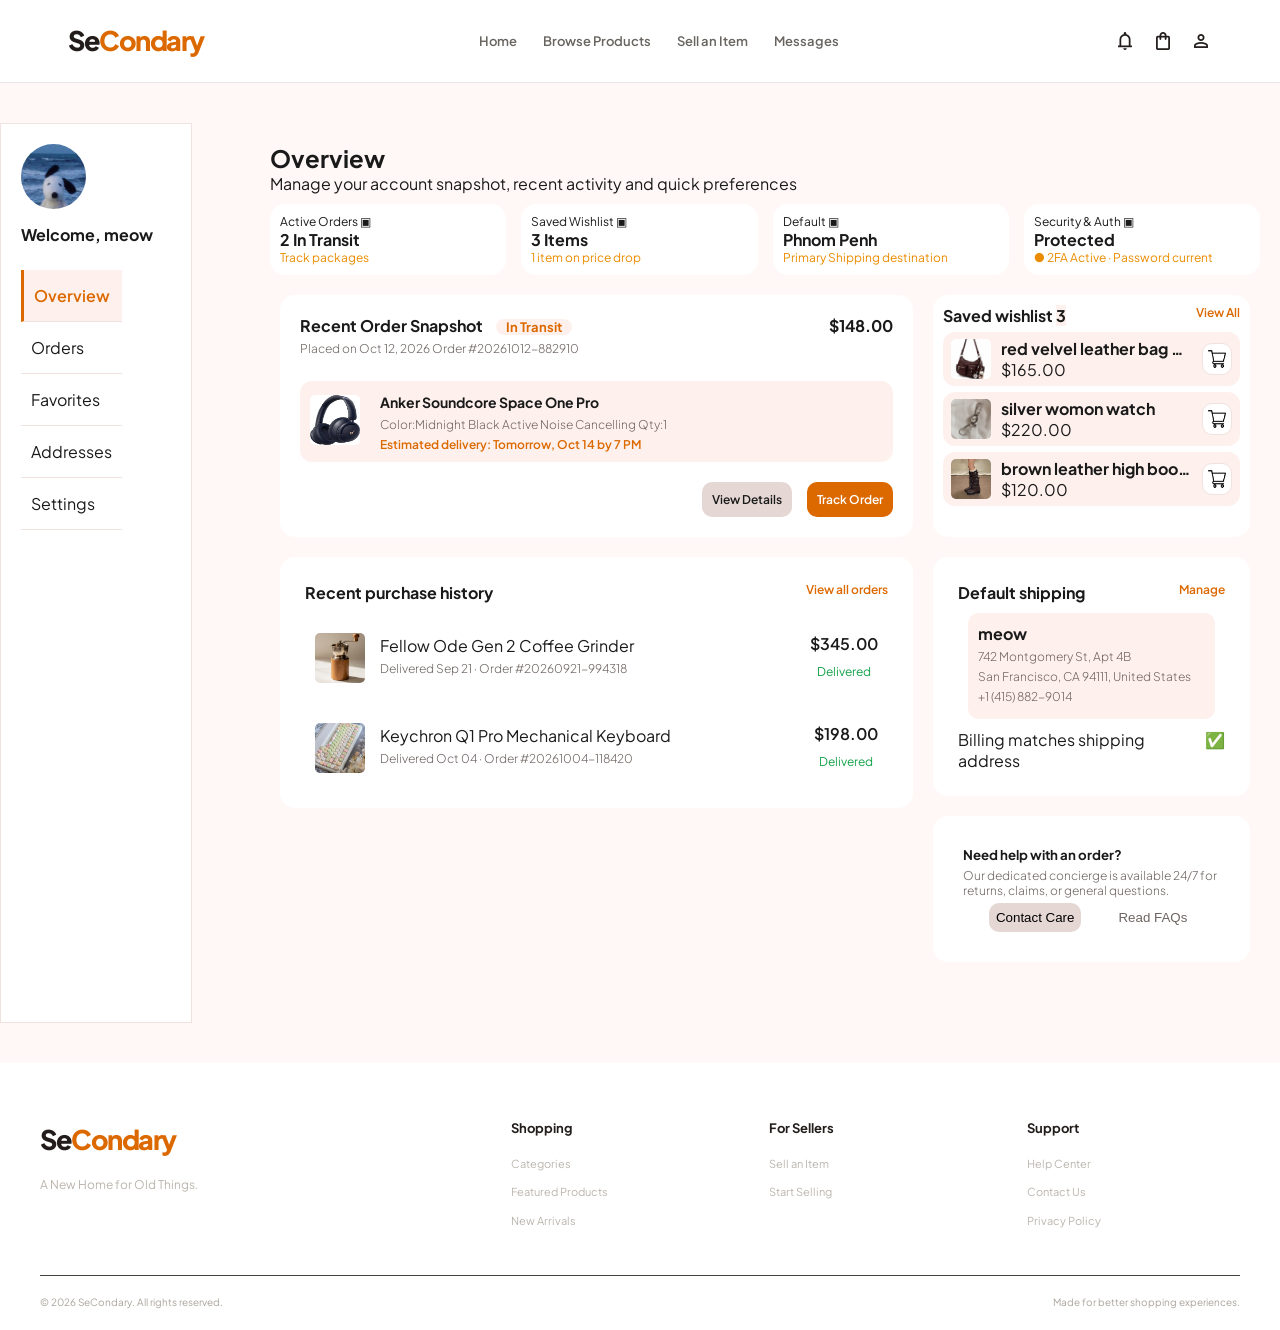
<file: user.html>
<!-- /* YEM, Yeakly's part */ -->

<!DOCTYPE html>
<html lang="en">
<head>
    <meta charset="UTF-8">
    <meta name="viewport" content="width=device-width, initial-scale=1.0">
    <title>User Profile</title>
    <link rel="stylesheet" href="user1.css">
    <link href="https://fonts.googleapis.com/css2?family=Material+Symbols+Outlined" rel="stylesheet">
</head>
<body>
    <header class="site-header">
        <div class="header-container">
            <a href="index.html" class="logo">Se<span>Condary</span></a>

            <nav class="main-nav">
                <a href="index.html">Home</a>
                <a href="/browseproduct.html">Browse Products</a>
                <a href="sell-item.html">Sell an Item</a>
                <a href="chat.html">Messages</a>
            </nav>

            <div class="header-actions">
                <a href="#" aria-label="Notifications">
                    <span class="material-symbols-outlined">notifications</span>
                </a>
                <a href="#" aria-label="Shopping bag">
                    <span class="material-symbols-outlined">shopping_bag</span>
                </a>
                <a  href="user.html" class ="active" aria-label="My account">
                    <span class="material-symbols-outlined">person</span>
                </a>
            </div>
        </div>
    </header>

    <section id="section2">
        <section id="info-set">
            <div id="set1">
                <img src="profileimg/pro1.jpg">
                <h4>Welcome, meow</h4>
            </div>
            <section id="set2">
                <ul class="menu-item">
                    <li><a href="user.html" class="active" aria-current="page">Overview</a></li>
                    <li><a href="orders.html" >Orders</a></li>
                    <li><a href="favorites.html">Favorites</a></li>
                    <li><a href="address.html" >Addresses</a></li>
                    <li><a href="Setting.html" >Settings</a></li>
                </ul>
            </section>
            
        </section>
        <section id="order-hero" aria-labelledby="overview-heading">
            <div id="order-hero-header">
                <h2 id="overview-heading">Overview</h2>
                <p>Manage your account snapshot, recent activity and quick preferences</p>
            </div
            >
            <div id="stat-grid">
                <div class="stat-card">
                    <div>Active Orders <span>▣</span></div>
                    <strong>2 In Transit</strong>
                    <a href="#">Track packages </a>
                </div>
                <div class="stat-card">
                    <div>Saved Wishlist <span>▣</span></div>
                    <strong>3 Items</strong>
                    <a href="#">1 item on price drop </a>
                </div>
                <div class="stat-card">
                    <div>Default <span>▣</span></div>
                    <strong>Phnom Penh</strong>
                    <a href="#">Primary Shipping destination </a>
                </div>
                <div class="stat-card">
                    <div>Security & Auth <span>▣</span></div>
                    <strong>Protected</strong>
                    <a href="#">● 2FA Active · Password current </a>
                </div>
            </div>
            <section id="order-preview">
                <div id="recent-order">
                    <div id="recent-order-header">
                        <div>
                            <h4>Recent Order Snapshot <span class="tag-orange">In Transit</span></h4>
                            <p class="tag-small">Placed on Oct 12, 2026 Order #20261012-882910</p>
                        </div>
                        <div><strong>$148.00</strong></div>
                    </div>
                    <div id="order-info">
                        <div class="order-img">
                            <img src="image/anker.jpg">
                        </div>
                        <div id="product-info">
                            <strong>Anker Soundcore Space One Pro</strong>
                            <p class="tag-small">Color:Midnight Black Active Noise Cancelling Qty:1</p>
                            <p class="orange-text">Estimated delivery: Tomorrow, Oct 14 by 7 PM</p>
                        </div>
                    </div>
                    <div id="tracking">
                        <div id="view-details-btn">
                            <p>View Details</p>
                        </div>
                        <div id="track-order-btn">
                            <p>Track Order</p>
                        </div>
                    </div>
                </div>
                <div id="wishlist">
                    <div id="wishlist-header">
                        <h4>Saved wishlist  <span>3</span></h4>
                        <p class="orange-text">View All</p>
                    </div>
                    <div class="wishlist-info">
                        <div class="wishlist-img">
                            <img src="image/bag.jpg">
                        </div>
                        <div class="wishlist-product-info">
                            <strong>red velvel leather bag with keychains</strong>
                           <p>$165.00</p>
                        </div>
                        <button class="addcart"><img src="image/shopping-cart.png"></button>
                    </div>
                    <div class="wishlist-info">
                        <div class="wishlist-img">
                            <img src="image/watch.jpg">
                        </div>
                        <div class="wishlist-product-info">
                            <strong>silver womon watch</strong>
                           <p>$220.00</p>
                        </div>
                        <button class="addcart"><img src="image/shopping-cart.png"></button>
                    </div>
                    <div class="wishlist-info">
                        <div class="wishlist-img">
                            <img src="image/boot.jpg">
                        </div>
                        <div class="wishlist-product-info">
                            <strong>brown leather high boots</strong>
                           <p>$120.00</p>
                        </div>
                        <button class="addcart"><img src="image/shopping-cart.png"></button>
                    </div>
                </div>
            </section>
            <section id="last-section">
                <div id="order-history">
                    <div id="order-history-header">
                        <h4>Recent purchase history</h4>
                        <p class="orange-text">View all orders</p>
                    </div>
                    <div class="history-product">
                        <div class="history-product-info">
                            <div class="history-img">
                                <img src="image/coffee.jpg">
                            </div>
                            <div class="history-product-text">
                                <p>Fellow Ode Gen 2 Coffee Grinder</p>
                                <p class="tag-small">Delivered Sep 21 · Order #20260921-994318</p>
                            </div>
                        </div>
                        <div class="history-status">
                            <p class="bold">$345.00</p>
                            <p class="green-tag">Delivered</p>
                        </div>
                    </div>
                    <div class="history-product">
                        <div class="history-product-info">
                            <div class="history-img">
                                <img src="image/keyboard.jpg">
                            </div>
                            <div class="history-product-text">
                                <p>Keychron Q1 Pro Mechanical Keyboard</p>
                                <p class="tag-small">Delivered Oct 04 · Order #20261004-118420</p>
                            </div>
                        </div>
                        <div class="history-status">
                            <p class="bold">$198.00</p>
                            <p class="green-tag">Delivered</p>
                        </div>
                    </div>
                </div>
                <div id="contact-info">
                    <div id="default-ship">
                        <div id="default-ship-header">
                            <h4>Default shipping</h4>
                            <p class="orange-text">Manage</p>
                        </div>
                        <div id="address-info">
                            <Strong>meow</Strong>
                            <p class="tag-small">742 Montgomery St, Apt 4B</p>
                            <p class="tag-small">San Francisco, CA 94111, United States</p>
                            <p class="tag-small">+1 (415) 882-9014</p>
                        </div>
                        <div id="bill-confirm">
                            <p>Billing matches shipping address</p>
                            <div>✅</div>
                        </div>
                    </div>
                    <div id="help-contact">
                        <h5>Need help with an order?</h5>
                        <p class="tag-small">Our dedicated concierge is available 24/7 for returns, claims, or general questions.</p>
                        <div id="btn">
                            <button id="contact-btn">Contact Care</button>
                            <button id="faq-btn">Read FAQs</button>
                        </div>
                    </div>

                </div>
            </section>     
    </section>
    </section>

    <footer class="site-footer">
        <div class="footer-container">
            <div class="footer-brand">
                <a href="index.html" class="logo">Se<span>Condary</span></a>
                <p>A New Home for Old Things.</p>
            </div>

            <div class="footer-column">
                <h3>Shopping</h3>
                <a href="index.html#categories">Categories</a>
                <a href="index.html#products">Featured Products</a>
                <a href="index.html#products">New Arrivals</a>
            </div>

            <div class="footer-column">
                <h3>For Sellers</h3>
                <a href="sell-item.html">Sell an Item</a>
                <a href="sell-item.html">Start Selling</a>
            </div>

            <div class="footer-column">
                <h3>Support</h3>
                <a href="#">Help Center</a>
                <a href="#">Contact Us</a>
                <a href="#">Privacy Policy</a>
            </div>
        </div>

        <div class="footer-bottom">
            <p>© 2026 SeCondary. All rights reserved.</p>
            <p>Made for better shopping experiences.</p>
        </div>
    </footer>
</body>
</html>
</file>
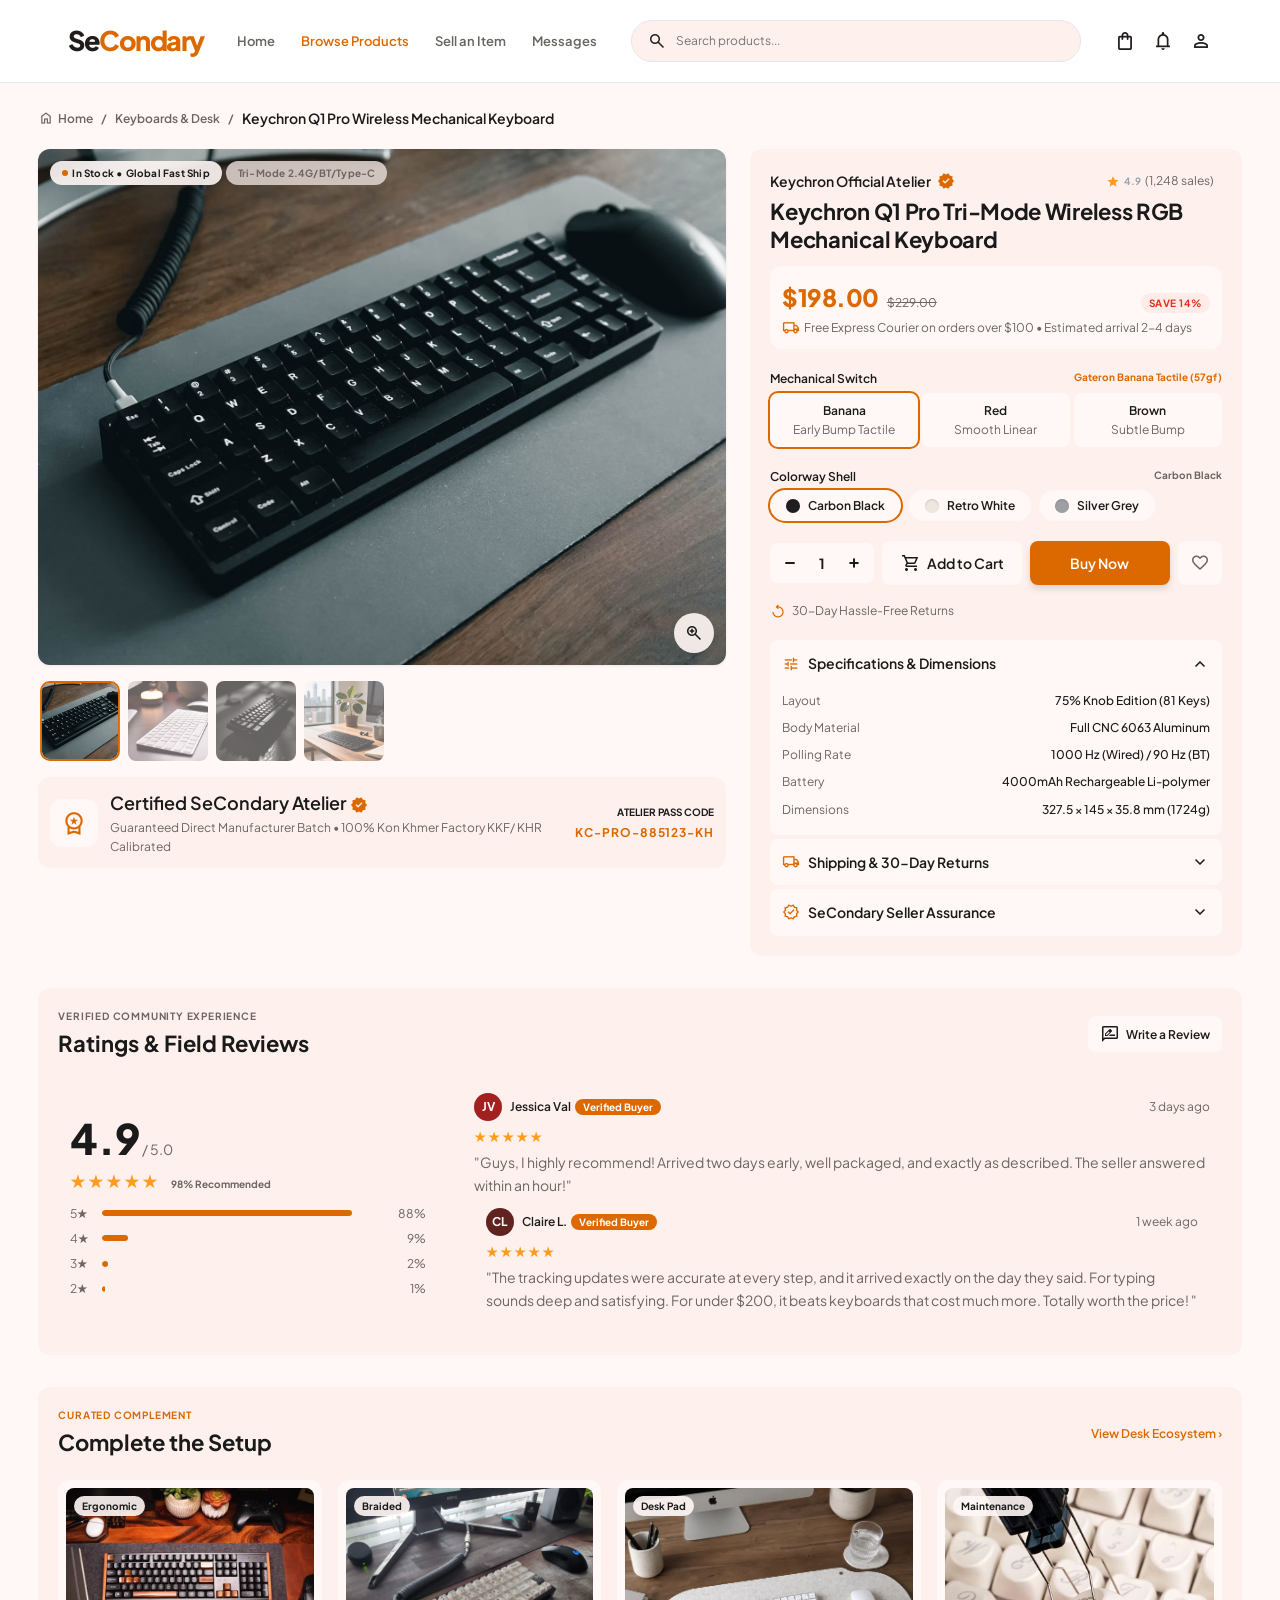
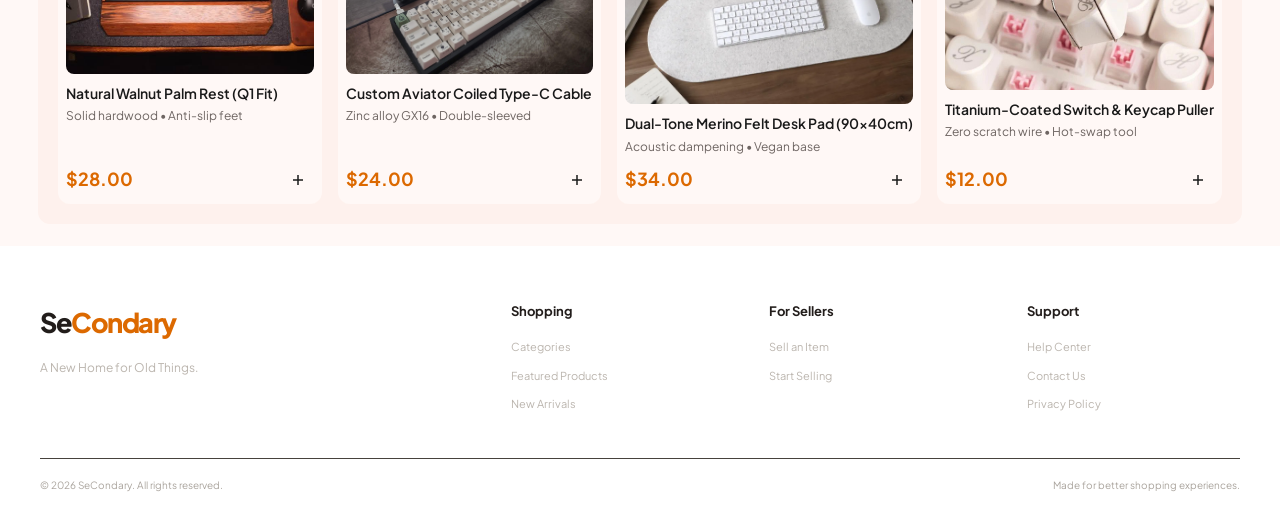
<file: viewitem.html>
<!-- /* MOENG, Monymatin's part */ -->

<!DOCTYPE html>
<html lang="en">
  <head>
    <meta charset="UTF-8" />
    <meta name="viewport" content="width=device-width, initial-scale=1.0" />
    <title>Keychron Q1 Pro | SeCondary</title>

    <link rel="preconnect" href="https://fonts.googleapis.com" />
    <link rel="preconnect" href="https://fonts.gstatic.com" crossorigin />
    <link href="https://fonts.googleapis.com/css2?family=Plus+Jakarta+Sans:wght@400;500;600;700;800&display=swap" rel="stylesheet">
    <link href="https://fonts.googleapis.com/css2?family=Material+Symbols+Outlined" rel="stylesheet">

    <link rel="stylesheet" href="Vitemstyle.css" />
  </head>
  <body>
    <!-- HEADER -->
        <header class="site-header">
          <div class="header-container">
              <a href="index.html" class="logo">Se<span>Condary</span></a>

              <nav class="main-nav">
                  <a href="index.html">Home</a>
                  <a href="browseproduct.html" class="active">Browse Products</a>
                  <a href="sell-item.html">Sell an Item</a>
                  <a href="chat.html">Messages</a>
              </nav>

              <form class="search-box" action="#products">
                  <span class="material-symbols-outlined">search</span>
                  <input type="search" placeholder="Search products...">
              </form>

              <div class="header-actions">
                  <a href="#" aria-label="Shopping bag">
                      <span class="material-symbols-outlined">shopping_bag</span>
                  </a>
                  <a href="#" aria-label="Notifications">
                      <span class="material-symbols-outlined">notifications</span>
                  </a>
                  <a href="user.html" aria-label="My account">
                      <span class="material-symbols-outlined">person</span>
                  </a>
              </div>
          </div>
        </header> 
    
    <main class="container">
      <nav class="breadcrumb" aria-label="Breadcrumb">
        <a href="#"><span class="material-symbols-outlined">home</span> Home</a>
        <span>/</span>
        <a href="#">Keyboards &amp; Desk</a>
        <span>/</span>
        <strong>Keychron Q1 Pro Wireless Mechanical Keyboard</strong>
      </nav>

      <!-- ===== Product ===== -->
      <section class="product">
        <!-- LEFT: gallery -->
        <div class="gallery">
          <div class="main-image">
            <img id="mainImage" src="images.pdd/keyboard-1.jpg" alt="Keychron Q1 Pro keyboard" />

            <div class="badges">
              <span class="badge badge-stock"><i class="dot"></i> In Stock • Global Fast Ship</span>
              <span class="badge badge-mode">Tri-Mode 2.4G/BT/Type-C</span>
            </div>

            <button class="zoom-btn" id="zoomBtn" aria-label="Zoom image">
              <span class="material-symbols-outlined">zoom_in</span>
            </button>
          </div>

          <div class="thumbnails" id="thumbnails">
            <button class="thumb active"><img src="images.pdd/keyboard-1.jpg" alt="Angle 1" /></button>
            <button class="thumb"><img src="images.pdd/keyboard-2.jpg" alt="Angle 2" /></button>
            <button class="thumb"><img src="images.pdd/keyboard-3.jpg" alt="Switch detail" /></button>
            <button class="thumb"><img src="images.pdd/keyboard-4.jpg" alt="Desk setup" /></button>      
            </button>
          </div>

          <div class="atelier-badge">
            <div class="atelier-icon"><span class="material-symbols-outlined">workspace_premium</span></div>
            <div class="atelier-text">
              <h3>Certified SeCondary Atelier <span class="material-symbols-outlined filled">verified</span></h3>
              <p>Guaranteed Direct Manufacturer Batch • 100% Kon Khmer Factory KKF/ KHR Calibrated</p>
            </div>
            <div class="atelier-code">
              <small>ATELIER PASS CODE</small>
              <strong>KC-PRO-885123-KH</strong>
            </div>
          </div>
        </div>

        <!-- RIGHT: info -->
        <div class="info">
          <div class="store-row">
            <a href="#" class="store">Keychron Official Atelier
              <span class="material-symbols-outlined filled">verified</span>
            </a>
            <span class="store-rating">
              <span class="material-symbols-outlined filled">star</span> <b>4.9</b> (1,248 sales)
            </span>
          </div>

          <h1 class="product-title">Keychron Q1 Pro Tri-Mode Wireless RGB Mechanical Keyboard</h1>

          <div class="price-box">
            <div class="price">
              <span class="price-now" id="priceNow">$198.00</span>
              <span class="price-old">$229.00</span>
              <span class="price-save">Save 14%</span>
            </div>
            <p class="shipping">
              <span class="material-symbols-outlined">local_shipping</span>
              Free Express Courier on orders over $100 • Estimated arrival 2-4 days
            </p>
          </div>

          <!-- Switch -->
          <div class="option">
            <div class="option-head">
              <label>Mechanical Switch</label>
              <span class="option-value" id="switchName">Gateron Banana Tactile (57gf)</span>
            </div>
            
            <div class="switch-grid" id="switchOptions">
              <button class="switch-opt active" data-name="Gateron Banana Tactile (57gf)">
                <b>Banana</b><small>Early Bump Tactile</small>
              </button>
              <button class="switch-opt" data-name="Gateron Red Linear (45gf)">
                <b>Red</b><small>Smooth Linear</small>
              </button>
              <button class="switch-opt" data-name="Gateron Brown Gentle Tactile (55gf)">
                <b>Brown</b><small>Subtle Bump</small>
              </button>
            </div>
          </div>

          <!-- Colorway -->
          <div class="option">
            <div class="option-head">
              <label>Colorway Shell</label>
              <span class="option-value muted" id="colorName">Carbon Black</span>
            </div>
            <div class="color-list" id="colorOptions">
              <button class="color-opt active" data-name="Carbon Black" style="--swatch:#1e1e20"><i></i> Carbon Black</button>
              <button class="color-opt" data-name="Retro White" style="--swatch:#ece8de"><i></i> Retro White</button>
              <button class="color-opt" data-name="Silver Grey" style="--swatch:#9e9fa3"><i></i> Silver Grey</button>
            </div>
          </div>

          <!-- Actions -->
          <div class="purchase">
            <div class="quantity">
              <button id="decrease" aria-label="Decrease"><span class="material-symbols-outlined">remove</span></button>
              <span id="quantity">1</span>
              <button id="increase" aria-label="Increase"><span class="material-symbols-outlined">add</span></button>
            </div>
            <button class="btn btn-outline" id="addToCart">
              <span class="material-symbols-outlined">shopping_cart</span> Add to Cart
            </button>
            <button class="btn btn-primary" id="buyNow">
              Buy Now
            </button>
            <button class="wishlist" id="wishlistBtn" aria-label="Add to wishlist">
              <span class="material-symbols-outlined" id="wishlistIcon">favorite</span>
            </button>
          </div>

          <div class="guarantees">
            <span><span class="material-symbols-outlined">replay</span> 30-Day Hassle-Free Returns</span>
          </div>

          <!-- Accordions -->
          <div class="accordion">
            <div class="acc-item open">
              <button class="acc-toggle" aria-expanded="true">
                <span><span class="material-symbols-outlined">tune</span> Specifications &amp; Dimensions</span>
                <span class="material-symbols-outlined chevron">expand_more</span>
              </button>
              <div class="acc-content">
                <ul class="specs">
                  <li><span>Layout</span><span>75% Knob Edition (81 Keys)</span></li>
                  <li><span>Body Material</span><span>Full CNC 6063 Aluminum</span></li>
                  <li><span>Polling Rate</span><span>1000 Hz (Wired) / 90 Hz (BT)</span></li>
                  <li><span>Battery</span><span>4000mAh Rechargeable Li-polymer</span></li>
                  <li><span>Dimensions</span><span>327.5 × 145 × 35.8 mm (1724g)</span></li>
                </ul>
              </div>
            </div>

            <div class="acc-item">
              <button class="acc-toggle" aria-expanded="false">
                <span><span class="material-symbols-outlined">local_shipping</span> Shipping &amp; 30-Day Returns</span>
                <span class="material-symbols-outlined chevron">expand_more</span>
              </button>
              <div class="acc-content">
                <p>Dispatches within 24 hours directly from Keychron Regional Atelier Hubs. Standard deliveries arrive in 2-4 business days with end-to-end tracked courier.</p>
                <p>30-Day Zero Risk Return policy: if unopened or manufacturer defective, a full refund is guaranteed with a prepaid return label.</p>
              </div>
            </div>

            <div class="acc-item">
              <button class="acc-toggle" aria-expanded="false">
                <span><span class="material-symbols-outlined">verified</span> SeCondary Seller Assurance</span>
                <span class="material-symbols-outlined chevron">expand_more</span>
              </button>
              <div class="acc-content">
                <p>Direct Merchant Escrow guarantee: payment is released to the merchant only upon delivery confirmation. 2-Year Official Global hardware warranty included.</p>
              </div>
            </div>
          </div>
        </div>
      </section>

      <!-- ===== Reviews ===== -->
      <section class="panel reviews">
        <div class="panel-head">
          <div>
            <small class="eyebrow">Verified Community Experience</small>
            <h2>Ratings &amp; Field Reviews</h2>
          </div>
          <button class="btn-small" id="writeReview">
            <span class="material-symbols-outlined">rate_review</span> Write a Review
          </button>
        </div>

        <div class="reviews-grid">
          <div class="rating-box">
            <div class="score"><b>4.9</b> <span>/ 5.0</span></div>
            <div class="stars">★★★★★ <small>98% Recommended</small></div>
            <div class="bar"><span>5★</span><div><i style="width:88%"></i></div><span>88%</span></div>
            <div class="bar"><span>4★</span><div><i style="width:9%"></i></div><span>9%</span></div>
            <div class="bar"><span>3★</span><div><i style="width:2%"></i></div><span>2%</span></div>
            <div class="bar"><span>2★</span><div><i style="width:1%"></i></div><span>1%</span></div>
          </div>

          <div class="review-list">
            <article class="review">
              <div class="review-head">
                <div class="reviewer">
                  <span class="avatar-sm">JV</span> <b>Jessica Val</b>
                  <span class="tag">Verified Buyer</span>
                </div>
                <small>3 days ago</small>
              </div>
              <div class="stars">★★★★★</div>
              <p>"Guys, I highly recommend!  Arrived two days early, well packaged, and exactly as described. The seller answered within an hour!"</p>
            <article class="review">
              <div class="review-head">
                <div class="reviewer">
                  <span class="avatar-sm alt">CL</span> <b>Claire L.</b>
                  <span class="tag">Verified Buyer</span>
                </div>
                <small>1 week ago</small>
              </div>
              <div class="stars">★★★★★</div>
              <p>"The tracking updates were accurate at every step, and it arrived exactly on the day they said. 
              For typing sounds deep and satisfying. For under $200, it beats keyboards that cost much more. Totally worth the price! "</p>
          </div>
        </div>
      </section>

      <!-- ===== Complete the setup ===== -->
      <section class="panel">
        <div class="panel-head">
          <div>
            <small class="eyebrow accent">Curated Complement</small>
            <h2>Complete the Setup</h2>
          </div>
          <a href="#" class="link">View Desk Ecosystem ›</a>
        </div>

        <div class="product-grid">
          <article class="card">
            <div class="card-img">

              <!-- IMAGE: accessory 1 -->
              <img src="images.pdd/accessory-1.jpg" alt="Walnut Palm Rest" />
              <span class="chip">Ergonomic</span>
            </div>
            <h3>Natural Walnut Palm Rest (Q1 Fit)</h3>
            <p>Solid hardwood • Anti-slip feet</p>
            <div class="card-foot">
              <span class="card-price">$28.00</span>
              <button class="add-accessory" data-name="Walnut Palm Rest" data-price="28" aria-label="Add accessory">
                <span class="material-symbols-outlined">add</span>
              </button>
            </div>
          </article>

          <article class="card">
            <div class="card-img">

              <!-- IMAGE: accessory 2 -->
              <img src="images.pdd/accessory-2.jpg" alt="Coiled Aviator Cable" />
              <span class="chip">Braided</span>
            </div>
            <h3>Custom Aviator Coiled Type-C Cable</h3>
            <p>Zinc alloy GX16 • Double-sleeved</p>
            <div class="card-foot">
              <span class="card-price">$24.00</span>
              <button class="add-accessory" data-name="Coiled Aviator Cable" data-price="24" aria-label="Add accessory">
                <span class="material-symbols-outlined">add</span>
              </button>
            </div>
          </article>
          <article class="card">
            <div class="card-img">

              <!-- IMAGE: accessory 3 -->
              <img src="images.pdd/accessory-3.jpg" alt="Merino Felt Desk Pad" />
              <span class="chip">Desk Pad</span>
            </div>
            <h3>Dual-Tone Merino Felt Desk Pad (90x40cm)</h3>
            <p>Acoustic dampening • Vegan base</p>
            <div class="card-foot">
              <span class="card-price">$34.00</span>
              <button class="add-accessory" data-name="Merino Felt Desk Pad" data-price="34" aria-label="Add accessory">
                <span class="material-symbols-outlined">add</span>
              </button>
            </div>
          </article>
          <article class="card">
            <div class="card-img">

              <!-- IMAGE: accessory 4 -->
              <img src="images.pdd/accessory-4.jpg" alt="Switch and Keycap Puller" />
              <span class="chip">Maintenance</span>
            </div>
            <h3>Titanium-Coated Switch &amp; Keycap Puller</h3>
            <p>Zero scratch wire • Hot-swap tool</p>
            <div class="card-foot">
              <span class="card-price">$12.00</span>
              <button class="add-accessory" data-name="Switch &amp; Keycap Puller" data-price="12" aria-label="Add accessory">
                <span class="material-symbols-outlined">add</span>
              </button>
            </div>
          </article>
        </div>
      </section>
    </main>

          <!-- FOOTER -->
          <br/>
          <footer class="site-footer">
            <div class="footer-container">
                <div class="footer-brand">
                    <a href="index.html" class="logo">Se<span>Condary</span></a>
                    <p>A New Home for Old Things.</p>
                </div>

                <div class="footer-column">
                    <h3>Shopping</h3>
                    <a href="index.html#categories">Categories</a>
                    <a href="browseproduct.html">Featured Products</a>
                    <a href="browseproduct.html">New Arrivals</a>
                </div>

                <div class="footer-column">
                    <h3>For Sellers</h3>
                    <a href="sell-item.html">Sell an Item</a>
                    <a href="sell-item.html">Start Selling</a>
                </div>

                <div class="footer-column">
                    <h3>Support</h3>
                    <a href="#">Help Center</a>
                    <a href="#">Contact Us</a>
                    <a href="#">Privacy Policy</a>
                </div>
            </div>

            <div class="footer-bottom">
                <p>&copy; 2026 SeCondary. All rights reserved.</p>
                <p>Made for better shopping experiences.</p>
            </div>
        </footer>

  </body>
</html>
</file>
<file: browserproduct.css>
@import url("color2.css");
@import url("header-footer.css");
/* SAO, Rethpheaktraboth's part */
* {
    box-sizing: border-box;
    margin: 0;
    padding: 0;
}

body {
    font-family: "Plus Jakarta Sans", sans-serif;
    background-color: var(--surface-base);
    color: var(--text-primary);
}

/* Search Box in Header */
.search-box {
    display: flex;
    align-items: center;
    gap: 9px;
    background: var(--surface-pill);
    border: 1px solid var(--border-default);
    border-radius: 30px;
    padding: 10px 15px;
    width: 450px;
}

.search-box .material-symbols-outlined {
    cursor: pointer;
}

.search-box input {
    border: none;
    outline: none;
    background-color: transparent;
    width: 100%;
    font-size: 12px;
    color: var(--text-primary);
}

/* Browse Page Layout */
.browse-page {
    padding: 36px 28px;
}

.browse-container {
    width: 1200px;
    margin: auto;
    display: grid;
    grid-template-columns: 260px minmax(0, 1fr);
    gap: 25px;
    align-items: start;
}

/* Sidebar Filters */
.Sidebar {
    background-color: var(--surface-card);
    border: 1px solid var(--border-default);
    border-radius: 14px;
    padding: 20px;
    display: flex;
    flex-direction: column;
    gap: 18px;
    position: sticky;
    top: 104px;
}

.Sidebar h2 {
    font-size: 16px;
    font-weight: 800;
    color: var(--text-primary);
}

.Sidebar p {
    font-size: 11px;
    font-weight: 700;
    letter-spacing: 0.6px;
    text-transform: uppercase;
    color: var(--text-secondary);
    margin-bottom: 8px;
    padding:15px;
}

.Sidebar label {
    display: flex;
    align-items: center;
    gap: 8px;
    font-size: 13px;
    margin-bottom: 7px;
    cursor: pointer;
    color: var(--text-primary);
}

.Sidebar label input[type="checkbox"] {
    accent-color: var(--brand-primary);
}

.price-form {
    display: flex;
    align-items: center;
    gap: 8px;
}

.price-form input {
    width: 100%;
    padding: 8px 10px;
    border: 1px solid var(--border-default);
    border-radius: 8px;
    font-size: 12px;
    text-align: center;
    background: var(--surface-card);
    color: var(--text-primary);
    outline: none;
    transition: border-color 0.2s;
}

.price-form input:focus {
    border-color: var(--brand-primary);
}

.Sidebar ul {
    list-style: none;
    display: flex;
    flex-wrap: wrap;
    gap: 6px;
    justify-content:  center;
}

.Sidebar ul li {
    padding: 5px 11px;
    font-size: 12px;
    font-weight: 600;
    color: var(--text-secondary);
    cursor: pointer;
    border-radius: 10px;
    border: 1px solid var(--border-subtle);
    background-color: var(--surface-pill);
    transition: background-color 0.2s, color 0.2s, border-color 0.2s;
}

.Sidebar ul li:hover {
    background-color: var(--brand-primary);
    color: var(--text-on-primary);
    border-color: var(--brand-primary);
}

.Sidebar .apply {
    width: 100%;
    background-color: var(--brand-primary);
    color: var(--text-on-primary);
    border: 1px solid var(--brand-primary);
    text-align: center;
    padding: 11px 16px;
    border-radius: 10px;
    cursor: pointer;
    font-size: 12px;
    font-weight: 700;
    text-transform: uppercase;
    transition: background-color 0.2s, border-color 0.2s;
}

.Sidebar .apply:hover {
    background-color: var(--brand-primary-hover);
    border-color: var(--brand-primary-hover);
}

/* Product Cards Grid */
.browse-results {
    min-width: 0;
}

.product-list {
    display: grid;
    grid-template-columns: repeat(3, minmax(0, 1fr));
    gap: 20px;
}

.product-card {
    background-color: var(--surface-card);
    border: 1px solid var(--border-default);
    border-radius: 11px;
    overflow: hidden;
    display: flex;
    flex-direction: column;
    position: relative;
    transition: transform 0.2s ease;
}

.product-card:hover {
    transform: translateY(-5px);
}

.card-img-container {
    height: 230px;
    width: 100%;
    background-color: var(--surface-pill);
    position: relative;
    overflow: hidden;
}

.item-illustration,
.item-illustration img {
    width: 100%;
    height: 100%;
}

.product-img {
    display: block;
    width: 100%;
    height: 100%;
    object-fit: cover;
}

.card-top-tag {
    position: absolute;
    top: 15px;
    left: 15px;
    z-index: 1;
}

.tag {
    background-color: var(--surface-card);
    color: var(--brand-primary);
    font-size: 10px;
    font-weight: 800;
    padding: 5px 9px;
    border-radius: 4px;
    text-transform: uppercase;
}

.card-details {
    padding: 17px;
    display: flex;
    flex-direction: column;
}

.card-meta {
    font-size: 10px;
    font-weight: 700;
    color: var(--brand-primary);
    text-transform: uppercase;
    margin-bottom: 5px;
}

.product-title {
    font-size: 14px;
    font-weight: lighter;
    color: var(--text-primary);
    margin-bottom: 12px;
}

.price-row {
    margin-top: auto;
    display: flex;
    justify-content: space-between;
    align-items: center;
    gap: 10px;
}

.price {
    font-size: 17px;
    font-weight: 700;
    color: var(--text-primary);
}

.view-link {
    font-size: 12px;
    font-weight: 700;
    color: var(--brand-primary);
    text-decoration: none;
}

.view-link:hover {
    color: var(--text-secondary);
}

.extraD {
    font-size: 8px;
    color: var(--text-secondary);
    margin-top: 8px;
}

.results-count {
    font-size: 12px;
    color: var(--text-secondary);
    margin-top: 22px;
}
.pagination-bar {
  margin-top: 28px;
  display: flex;
  align-items: center;
  justify-content: space-between;
  flex-wrap: wrap;
  gap: 16px;
}

.results-count {
  font-size: 12px;
  color: var(--text-secondary);
  margin: 0;
}

.pagination {
  display: flex;
  align-items: center;
  flex-wrap: wrap;
  gap: 8px;
}

.page-btn {
  min-width: 36px;
  height: 36px;
  padding: 0 10px;
  border-radius: 8px;
  border: 1px solid var(--border-default);
  background-color: var(--surface-card);
  color: var(--text-primary);
  text-decoration: none;
  font-family: inherit;
  font-size: 12px;
  font-weight: 700;
  cursor: pointer;
  display: inline-flex;
  align-items: center;
  justify-content: center;
  transition: background-color 0.2s, color 0.2s;
}

/* The page buttons */
.page-btn:hover:not(.active) {
  background-color: var(--surface-hover);
  color: var(--brand-primary);
}

.page-btn.active {
  background-color: var(--brand-primary);
  color: var(--text-on-primary);
}

/* Responsive Design */
@media (max-width: 768px) {
    .search-box {
        display: flex;
        width: 100%;
        max-width: 400px;
    }
    .browse-page {
        padding: 24px 16px 50px;
    }
    .browse-container {
        width: 100%;
        grid-template-columns: 1fr;
    }
    .Sidebar {
        position: static;
        width: 100%;
    }
    .product-list {
        grid-template-columns: repeat(2, minmax(0, 1fr));
        gap: 14px;
    }
    .card-img-container {
        height: 180px;
    }
    .card-details {
        padding: 14px;
    }
    .product-title {
        font-size: 13px;
    }
    .price {
        font-size: 16px;
    }
}

@media (max-width: 440px) {
    .search-box {
        display: flex;
        width: 100%;
        max-width: 150px;
        padding: 6px 10px;
    }
    .browse-page {
        padding: 20px 12px 40px;
    }
    .browse-container {
        width: 100%;
        grid-template-columns: 1fr;
    }
    .Sidebar {
        position: static;
        width: 100%;
    }
    .product-list {
        grid-template-columns: repeat(2, minmax(0, 1fr));
        gap: 10px;
    }
    .card-img-container {
        height: 150px;
    }
    .card-details {
        padding: 10px;
    }
    .product-title {
        font-size: 12px;
    }
    .price {
        font-size: 14px;
    }
}
</file>
<file: chat1.css>
/* YEM, Yeakly's part */ 

@import url("https://fonts.googleapis.com/css2?family=Plus+Jakarta+Sans:wght@400;500;600;700;800&display=swap");
@import url("color2.css");
@import url("header-footer.css");
*{
    margin: 0;
    padding: 0;
    box-sizing: border-box;
}
body{
    background-color: var(--surface-hover);
    font-family: "Plus Jakarta Sans", sans-serif;
}
#chat-hero{
    width: 70vw;
    height: 70vh;
    margin: 10vh auto;
    background-color: var(--surface-base);
    border-radius: 15px;
    overflow: hidden;
    display: flex;
    flex-direction: row;
}
#chat-list-container{
    width: 25%;
    height: 100%;
    margin: 15px;
    display: flex;
    flex-direction: column;
    background-color: var(--surface-card);
    padding: 15px 10px;
}
#chat-list-header{
    padding: 10px;
    font-size: 14px;
}
#search-container{
    padding: 5px 10px 10px;
}
#chat-search{
    display: flex;
    align-items: center;
    gap: 10px;
    width: 100%;
    height: 42px;
    padding: 0 15px;
    border-radius: 25px;
    background-color: var(--surface-pill);

}

#chat-search span{
    font-size: 24px;
    color: var(--text-secondary);
}

#chat-search input{
    width: 100%;
    min-width: 0;
    border: none;
    outline: none;
    background: transparent;
    font-size: 13px;
}
#chat-list{
    flex: 1;
    min-height: 0;
    overflow-y: auto;
}
.chat{
    display: flex;
    align-items: center;
    justify-content: space-between;
    gap: 5px;
    padding: 12px 10px;
    cursor: pointer;
    border-radius: 5px;
}
.chat:hover{
    background-color: var(--surface-hover);
}
.chat.active{
    background-color: var(--surface-pill);
    border-left: 3px solid var(--border-focus);
}
.chat-info{
    display: flex;
    align-items: center;
    gap: 12px;
    min-width: 0;
}
.chat-info img{
    width: 44px;
    height: 44px;
    flex-shrink: 0;
    border-radius: 50%;
    object-fit: cover;
}
.chat-details{
    min-width: 0;
}
.chat-name{
    font-size: 15px;
    color: var(--text-primary);
    white-space: nowrap;
    overflow: hidden;
    text-overflow: ellipsis;
}
.chat-last-message{
    font-size: 12px;
    color: var(--text-secondary);
    margin-top: 7px;
    white-space: nowrap;
    overflow: hidden;
    text-overflow: ellipsis;
}
.chat time{
    font-size: 10px;
    color: var(--text-secondary);
    white-space: nowrap;
    align-self: flex-start;
    margin-top: 3px;
}

#chat-display-container{
    width: 50%;
    height: 100%;
    display: flex;
    flex-direction: column;
    padding: 20px 16px;
}
#chat-header{
    color: var(--text-primary);
    height: 42px;
    flex-shrink: 0;
    display: flex;
    align-items: center;
    gap: 12px;
    border-bottom: 1px solid var(--border-subtle);
}
#chat-back-button{
    display: none;
    border: 0;
    background: transparent;
    color: var(--brand-primary);
    font: inherit;
    font-size: 28px;
    line-height: 1;
    cursor: pointer;
}
#chat-header h3{
    font-size: 18px;
    font-weight: normal;
    color: var(--text-primary);
}
#chat-space{
    flex: 1;
    min-height: 0;
    overflow-y: auto;
    padding: 15px 5px;
}
.message{
    display: flex;
    align-items: flex-start;
    gap: 10px;
}
.message img{
    width: 35px;
    height: 35px;
    border-radius: 50%;
    object-fit: cover;
}
.message-content{
    color: var(--text-primary);
    background-color: var(--surface-pill);
    padding: 12px;
    border-radius: 8px;
}
#chat-text{
    height: 30%;
    min-height: 140px;
    flex-shrink: 0;
    display: flex;
    flex-direction: column;
    border-top: 1px solid var(--border-subtle);
    padding-top: 12px;
}
#chat-toolbar{
    display: flex;
    align-items: center;
    gap: 20px;
}
.chat-icon{
    color: var(--text-primary);
    width: 22px;
    height: 22px;
    border: none;
    background: transparent;
    cursor: pointer;

}
.chat-icon img{
    width: 100%;
    height: 100%;
    object-fit: contain;
}
#chat-text textarea{
    flex: 1;
    min-height: 0;
    width: 100%;
    resize: none;
    border: none;
    outline: none;
    background-color: transparent;
    padding-top: 12px;
    font-size: 14px;
    font-family: "Plus Jakarta Sans", sans-serif;
}
#chat-text textarea::placeholder{
    color: var(--text-tertiary);
}
#chat-footer{
    display: flex;
    flex-direction: column;
    gap: 10px;
}
#chat-footer p{
    font-size: 12px;
    color: var(--text-secondary);
}
#send-container{
    display: flex;
    justify-content: space-between;
    align-items: center;
}
#send-container span{
    font-size: 12px;
    color: var(--text-secondary);
}
#send-button{
    background-color: var(--brand-primary);
    color: var(--text-on-primary);
    border: none;
    border-radius: 20px;
    padding: 8px 15px;
    cursor: pointer;
}
#send-button span{
    color: var(--text-on-primary);
    margin-left: 5px;
}
#send-button:hover {
    background-color: var(--brand-primary-hover);
}

#chat-store{
    width: 25%;
    height: 100%;
    padding: 35px 15px 15px;
    background-color: var(--surface-card);
}
#store-card{
    width: 100%;
    height: 100px;
    display: flex;
    justify-content: flex-start;
    align-items: flex-start;
    gap: 12px;
    background-color: var(--surface-card);
    border-radius: 12px;
    padding: 25px 15px;
}
#store-card img{
    width: 65px;
    height: 65px;
    object-fit: contain;
}
#store-card h3{
    font-size: 15px;
    margin-bottom: 12px;
}
#store-card button{
    padding: 5px 12px;
    background-color: var(--surface-card);
    color: var(--brand-primary);
    border: 1px solid var(--brand-primary);
    cursor: pointer;
}
@media (max-width: 1032px){
    #chat-hero{
        width: calc(100% - 32px);
        max-width: 1100px;
        height: calc(100vh - 32px);
        height: calc(100dvh - 32px);
        min-height: 0;
        flex-direction: row;
        margin: 16px auto;
    }
    #chat-list-container{
        width: 36%;
        min-width: 0;
        margin: 0;
        flex: 0 0 36%;
    }
    #chat-display-container{
        width: auto;
        min-width: 0;
        flex: 1 1 0;
    }
    #chat-hero.is-chat-open #chat-display-container{
        display: flex;
    }
    #chat-store{
        display: none;
    }
}

@media (max-width: 768px) {
    #chat-hero{
        width: 100vw;
        height: 100vh;
        min-height: 0;
        flex-direction: column;
        margin: 0;
        border-radius: 0;
    }
    #chat-list-container{
        width: 100%;
        height: 100%;
        min-height: 0;
        flex: 1 1 auto;
        overflow: hidden;
        margin: 0;
    }
    #chat-display-container{
        display: none;
        width: 100%;
        height: 100%;
        min-width: 0;
        flex: 1 1 auto;
        padding: 16px;
    }
    #chat-hero.is-chat-open #chat-list-container{
        display: none;
    }
    #chat-hero.is-chat-open #chat-display-container{
        display: flex;
    }
    #chat-back-button{
        display: inline-flex;
        align-items: center;
        justify-content: center;
    }
    #chat-store{
        display: none;
    }
}
</file>
<file: sell-item.css>
/* NANG, Sotheavin's part */

/*  Root variables and global reset */
:root {
    --primary: #dc6900;
    --primary-dark: #b95500;
    --dark: #221d1b;
    --text: #68645f;
    --muted: #bbb5ae;
    --light: #fef1ed;
    --white: #fff;
    --border: #e5e7eb;
    --shadow: 0 8px 28px rgb(35, 30, 25, 0.07);
}

* {
    margin: 0;
    padding: 0;
    box-sizing: border-box;
}

html {
    scroll-behavior: smooth;
}

body {
    font-family: 'Plus Jakarta Sans', sans-serif;
    background: var(--white);
    color: var(--dark);
    line-height: 1.6;
}

a {
    color: inherit;
    text-decoration: none;
}

button, input, select, textarea {
    font: inherit;
}

/* Header and navigation section */
.site-header {
    background: var(--white);
    border-bottom: 1px solid var(--border);
    position: sticky;
    top: 0;
    z-index: 100;
}

.header-container {
    max-width: 1200px;
    min-height: 82px;
    margin: auto;
    padding: 0 28px;
    display: flex;
    align-items: center;
    justify-content: space-between;
    gap: 28px;
}

.logo {
    font-size: 27px;
    font-weight: 800;
    letter-spacing: -1.5px;
    white-space: nowrap;
}

.logo span {
    color: var(--primary);
}

.main-nav {
    display: flex;
    align-items: center;
    gap: 26px;
}

.main-nav a {
    color: var(--text);
    font-size: 13px;
    font-weight: 600;
    transition: color 0.2s;
}

.main-nav a:hover,
.main-nav a.active {
    color: var(--primary);
}

.search-box {
    display: flex;
    align-items:center;
    gap: 9px;
    background: var(--light);
    border: 1px solid var(--border);
    border-radius: 30px;
    padding: 10px 15px;
    min-width: 350px;
}

.search-box .material-symbols-outlined {
    color: var(--text);
    font-size: 20px;
}

.search-box input {
    border: none;
    outline: none;
    background: transparent;
    width: 100%;
    font-size: 12px;
    color: var(--dark);
}

.header-action {
    display: flex;
    gap: 16px;
    align-items: center;
}

.header-action a {
    color: var(--dark);
    display: flex;
    align-items: center;
}

.header-action a:hover {
    color: var(--primary);
}

.header-action .material-symbols-outlined {
    font-size: 22px;
}

/* Pagr intro */
.sell-page {
    background: var(--light);
    min-height: 100vh;
    padding: 0 0 75px;
}

.sell-intro {
    background: var(--white);
    padding: 45px 35px;
    border-bottom: 1px solid var(--border);
}

.sell-container {
    max-width: 1160px;
    margin: auto;
    padding: 0 20px;
}

.back-link {
    display: inline-flex;
    align-items: center;
    gap: 7px;
    color: var(--text);
    font-size: 12px;
    font-weight: 600;
    margin-bottom: 25px;
}

.back-link:hover {
    color: var(--primary);
}

.back-link .material-symbols-outlined {
    font-size: 18px;
}

.eyebrow {
    display: block;
    color: var(--primary);
    font-size: 11px;
    font-weight: 800;
    letter-spacing: 2px;
}

.sell-intro h1 {
    font-size: 36px;
    letter-spacing: -1.5px;
    margin: 8px 0;
}

.sell-intro > .sell-container >p {
    color: var(--text);
    font-size: 13px;
    max-width: 600px;
}

/* Progress steps */
.progress-steps {
    display: flex;
    align-items: center;
    max-width: 750px;
    margin-top: 35px;
    gap: 15px;
}

.step {
    display: flex;
    align-items: center;
    gap: 10px;
    min-width: 0px;
}

.step > span {
    width: 34px;
    height: 34px;
    flex-shrink: 0;
    border-radius: 50%;
    background: var(--light);
    color: var(--text);
    display: grid;
    place-items: center;
    font-size: 12px;
    font-weight: 700;
}

/* step circles */
.step.active > span {
    color: var(--white);
    background: var(--primary);
}

.step.completed > span {
    color: var(--white);
    background: var(--primary);
}

.step strong, .step small {
    display: block;
}

.step strong {
    font-size: 12px;
}

.step small {
    color: var(--text);
    font-size: 11px;
}

.step-line {
    flex: 1;
    height: 1px;
    min-width: 20px;
    background: var(--light);
}

/* Main layout */
.sell-layout {
    display: grid;
    grid-template-columns: minmax(0, 1fr) 310px;
    align-items: start;
    gap: 25px;
    padding-top: 35px;
}

.sell-form {
    display: flex;
    flex-direction: column;
    gap: 18px;
}

.form-card,
.preview-card,
.tips-card,
.help-card {
    background: var(--white);
    border: 1px solid var(--border);
    border-radius: 11px;
    padding: 25px;
}

.card-heading {
    display: flex;
    justify-content: space-between;
    margin-bottom: 25px;
}

.card-number {
    color: var(--primary);
    font-size: 10px;
    font-weight: 800;
    letter-spacing: 1px;
}

.card-heading h2 {
    font-size: 20px;
    margin-top: 4px;
    letter-spacing: -0.5px;
}

.card-heading p {
    color: var(--text);
    font-size: 12px;
    margin-top: 3px;
}

/* Form elements */
.form-group {
    margin-bottom: 20px;
}

.form-group:last-child {
    margin-bottom: 0px;
}

.form-group > label {
    display: block;
    font-size: 12px;
    font-weight: 700;
    margin-bottom: 8px;
}

.form-group > label > span {
    color: var(--primary);
}

.form-group input,
.form-group select,
.form-group textarea {
    width: 100%;
    min-height: 46px;
    padding: 12px 14px;
    color: var(--dark);
    background: var(--white);
    border: 1px solid var(--border);
    border-radius: 6px;
    outline: none;
    font-size: 12px;
    transition: border-color 0.2s, box-shadow 0.2s;
}

.form-group textarea {
    min-height: 145px;
    resize: vertical;
    line-height: 1.7;
}

.form-group input:focus,
.form-group select:focus,
.form-group textarea:focus {
    border-color: var(--primary);
    box-shadow: 0 0 0 3px rgba(220, 105, 0, 0.1);
}

.form-group input::placeholder,
.form-group textarea:focus::placeholder {
    color: var(--muted);
}

.form-group > small {
    display: block;
    color: var(--text);
    font-size: 12px;
    margin-top: 7px;
}

.form-row {
    display: grid;
    grid-template-columns: 1fr 1fr;
    gap: 17px;
}

/* Condition options */

.condition-options {
    display: grid;
    grid-template-columns: repeat(2, 1fr);
    gap: 10px;
}

.condition-option {
    position: relative;
    display: block;
    cursor: pointer;
}

.condition-option input {
    position: absolute;
    opacity: 0;
}

.condition-option span{
    display: block;
    padding: 13px;
    border: 1px solid var(--border);
    border-radius: 7px;
    transition: 0.2s;
}

.condition-option strong, .condition-option small {
    display: block;
}

.condition-option strong {
    font-size: 16px;
}

.condition-option small {
    color: var(--text);
    font-size: 12px;
    margin-top: 3px;
}

.condition-option:hover span {
    border-color: var(--primary);
}

.condition-option input:checked + span {
    background: var(--light);
    border: 1px solid var(--primary);
    color: var(--primary);
}

.condition-option input:checked + span::after {
    content: "✓";
    float: right;
    color: var(--primary);
    font-weight: 800;
}

/* photo upload */
.upload-area {
    min-height: 190px;
    border: 1.5px dashed var(--muted);
    background: var(--light);
    border-radius: 9px;
    display: flex;
    flex-direction: column;
    align-items: center;
    justify-content: center;
    gap: 8px;
    cursor: pointer;
    text-align: center;
    padding: 20px;
}

.upload-area:hover {
    border-color: var(--primary);
    background: var(--light);
}

.upload-area > .material-symbols-outlined {
    color: var(--primary);
    font-size: 38px;
}

.upload-area strong {
    font-size: 18px;
}

.upload-area small {
    color: var(--text);
    font-size: 12px;
}

.upload-button {
    background: var(--white);
    color: var(--primary);
    border: 1px solid var(--primary);
    padding: 8px 15px;
    border-radius: 7px;
    font-size: 12px;
    font-weight: 700;
    margin-top: 5px;
}

#photos {
    position: absolute;
    width: 1px;
    height: 1px;
    overflow: hidden;
    opacity: 0;
}

.photo-preview {
    display: grid;
    grid-template-columns: repeat(4, 1fr);
    gap: 10px;
    margin-top: 15px;
}

.photo-preview img {
    width: 100%;
    height: 90px;
    object-fit: cover;
    border-radius: 6px;
    border: 1px solid var(--border);
}

.form-help {
    display: block;
    color: var(--text);
    font-size: 12px;
    margin-top: 10px;
}

/* Description section */
.character-count {
    display: flex;
    justify-content: space-between;
    gap: 10px;
    margin-top: 8px;
    color: var(--text);
    font-size: 12px;
}

.character-count b {
    color: var(--primary);
}

/* pricing section */

.input-with-prefix {
    position: relative;
}

.input-with-prefix > span {
    position: absolute;
    left: 13px;
    top: 50%;
    transform: translateY(-50%);
    color: var(--text);
    font-size: 12px;
}

.input-with-prefix input {
    padding-left: 29px;
}

.payout-box {
    background: var(--light);
    border: 1px solid var(--muted);
    border-radius: 7px;
    padding: 16px;
    display: flex;
    justify-content: space-between;
    align-items: center;
    gap: 15px;
    margin-top: 5px;
}

.payout-box div {
    display: flex;
    flex-direction: column;
}

.payout-box strong {
    font-size: 16px;
    color: var(--dark);
}

.payout-box small {
    color: var(--text);
    font-size: 12px;
    margin-top: 4px;
}

.payout-box > strong {
    color: var(--primary);
    font-size: 22px;
    white-space: nowrap;
}

.fee-deduction,
.fee-amount,
.negative-fee {
    color: #e0301e;
}

/* Form buttons section */
.form-actions {
    display: flex;
    justify-content: flex-end;
    gap: 12px;
    margin-top: 5px;
}

.button {
    min-height: 47px;
    padding: 0 20px;
    display: inline-flex;
    align-items: center;
    justify-content: center;
    gap: 9px;
    border-radius: 6px;
    font-size: 14px;
    font-weight: 700;
    cursor: pointer;
    transition: 0.2s;
}

.button-primary {
    color: var(--white);
    background: var(--primary);
    border: 1px solid var(--primary);
}

.button-primary:hover {
    background: var(--primary-dark);
    border-color: var(--primary-dark);
}

.button-primary .material-symbols-outlined {
    font-size: 18px;
}

.cancel-button {
    background: var(--white);
    color: var(--text);
    border: 1px solid var(--border);
}

.cancel-button:hover {
    border-color: var(--primary);
    color: var(--primary);
}

.form-message {
    color: var(--primary-dark);
    font-size: 14px;
    line-height: 1.7;
}

/* Right sidebar section */
.sell-sidebar {
    display: flex;
    flex-direction: column;
    gap: 17px;
    position: sticky;
    top: 105px;
}

.preview-card h2 {
    font-size: 22px;
    margin: 5px 0 17px;
}

.preview-image {
    height: 205px;
    background: var(--light);
    display: flex;
    align-items: center;
    justify-content: center;
    flex-direction: column;
    gap: 8px;
    border-radius: 7px;
    color: var(--muted);
    overflow: hidden;
}

.preview-image > .material-symbols-outlined {
    font-size: 38px;
}

.preview-image small {
    font-size: 14px;
}

.preview-image img {
    width: 100%;
    height: 100%;
    object-fit: cover;
    border-radius: 8px;
}

.preview-thumbnails {
    display: grid;
    grid-template-columns: repeat(4, 1fr);
    gap: 8px;
    margin-top: 10px;
}

.preview-thumbnails img {
    width: 100%;
    height: 55px;
    object-fit: cover;
    border-radius: 6px;
    border: 2px solid transparent;
    cursor: pointer;
}

.preview-thumbnails img.active {
    border-color: var(--primary);
}

.preview-details > span {
    font-size: 14px;
    color: var(--primary);
    font-weight: 800;
    letter-spacing: 1px;
}

.preview-details h3 {
    font-size: 16px;
    margin: 5px 0;
}

.preview-details p {
    color: var(--text);
    font-size: 12px;
    margin-bottom: 12px;
}

.preview-details > strong {
    display: block;
    font-size: 22px;
    color: var(--text);
}

.preview-details > small {
    display: block;
    color: var(--text);
    font-size: 12px;
    margin-top: 7px;
}

/* Cards section */
.tips-card {
    background: var(--light);
    border-color: var(--border);
}

.tips-card > .material-symbols-outlined {
    color: var(--primary);
    font-size: 25px;
}

.tips-card h3 {
    font-size: 18px;
    margin: 5px 0 12px;
}

.tips-card ul {
    padding-left: 17px;
}

.tips-card li {
    color: var(--text);
    font-size: 14px;
    margin-bottom: 9px;
    line-height: 1.7;
}

.help-card {
    display: flex;
    gap: 12px;
    align-items: flex-start;
}

.help-card > .material-symbols-outlined {
    color: var(--primary);
    font-size: 25px;
}

.help-card strong {
    font-size: 18px;
}

.help-card p {
    color: var(--text);
    font-size: 12px;
    margin: 4px 0 8px;
}

.help-card a {
    color: var(--primary);
    font-size: 12px;
    font-weight: 700;
}

/* Footer section */
.site-footer {
    background: var(--white);
    padding: 55px 28px 20px;
}

.footer-container {
    max-width: 1200px;
    margin: auto;
    display: grid;
    grid-template-columns: 2fr 1fr 1fr 1fr;
    gap: 45px;
}

.footer-brand p {
    max-width: 280px;
    color: var(--muted);
    font-size: 12px;
    margin-top: 13px;
    line-height: 1.8;
}

.footer-column {
    display: flex;
    flex-direction: column;
    gap: 11px;
}

.footer-column h3 {
    font-size: 13px;
    margin-bottom: 5px;
}

.footer-column a {
    color: var(--muted);
    font-size: 11px;
}

.footer-column a:hover {
    color: var(--dark);
}

.footer-bottom {
    max-width: 1200px;
    margin: 45px auto 0;
    padding-top: 18px;
    border-top: 1px solid var(--dark);
    display: flex;
    justify-content: space-between;
    gap: 15px;
    color: var(--muted);
    font-size: 10px;
}

/* Responsive desighn */
@media (max-width: 950px) {
    .header-container {
        flex-wrap: wrap;
        padding-top: 15px;
        padding-bottom: 15px;
    }

    .sell-layout {
        grid-template-columns: minmax(0, 1fr) 270px;
        gap: 15px;
        padding-top: 35px;
        padding: 35 20px 0;
    }

    .sell-sidebar {
        position: static;
    }
}

@media (max-width: 700px) {
    .header-container {
        gap: 15px;
    }

    .main-nav {
        order: 3;
        width: 100%;
        justify-content: space-between;
        gap: 10px;
    }

    .main-nav a {
        font-size: 10px;
    }

    .sell-intro {
        padding: 30px 0;
    }

    .sell-intro h1 {
        font-size: 29px;
    }

    .progress-steps {
        gap: 8px;
    }

    .step {
        gap: 6px;
    }

    .step strong {
        font-size: 9px;
    }

    .step small {
        display: none;
    }

    .step-line {
        min-width: 8px;
    }

    .sell-layout {
        grid-template-columns: 1fr;
        padding: 25px 15px;
    }

    .sell-sidebar {
        display: grid;
        grid-template-columns: 1fr 1fr;
    }

    .preview-card {
        grid-column: 1 / -1;

    }

    .form-card {
        padding: 19px;
    }

    .form-row {
        grid-template-columns: 1fr;
        gap: 0;
    }

    .footer-container {
        grid-template-columns: repeat(2, 1fr);
        gap: 30px;
    }

    .footer-bottom {
        flex-direction: column;
    }
}

@media (max-width: 480px) {
    .sell-sidebar {
        grid-template-columns: 1fr;
    }

    .preview-card {
        grid-column: auto;
    }

    .condition-options {
        grid-template-columns: 1fr;
    }

    .form-actions {
        flex-direction: column-reverse;
    }

    .form-actions .button {
        width: 100%;
    }

    .footer-container {
        grid-template-columns: 1fr 1fr;
    }
}
</file>
<file: user1.css>
/* YEM, Yeakly's part */

@import url('https://fonts.googleapis.com/css2?family=DM+Sans:wght@400;500;600;700&family=Inter:wght@400;500;600;700&display=swap');
@import url("https://fonts.googleapis.com/css2?family=Plus+Jakarta+Sans:wght@400;500;600;700;800&display=swap");
@import url("color2.css");
@import url("header-footer.css");

*{
    margin: 0;
    padding: 0;
    box-sizing: border-box;
}
body{
    font-family: "Plus Jakarta Sans", sans-serif;
    margin: 0;
    padding: 0;
    background-color: var(--surface-base);
    color: var(--text-primary);
}

#section2{
    width: 100vw;
    min-height: 70vh;
    margin: 40px auto;
    display: grid;
    grid-template-columns: 220px minmax(0,1fr);
    gap: 30px;
    align-items: stretch;
}
#info-set{
    background-color: var(--surface-card);
    color: var(--text-primary);
    width: 15vw;
    height: 100vh;
    border: 1px solid var(--border-subtle);
    padding: 20px;

}
#set1{
    display: flex;
    flex-direction: column;
    gap: 15px;
    margin-bottom: 25px;
}
#set1 img{
    width: 65px;
    height: 65px;
    border-radius: 50%;
    object-fit: cover;
}
#set1 h4{
    font-size: 16px;
}
#set2{
    display: flex;
    flex-direction: column;
    justify-content: center;
    align-items: flex-start;
}
#set2 ul{
    list-style-type: none;
    padding: 0;
    margin: 0;
}

.menu-item {
    list-style: none;
    padding: 0;
    margin: 0;
}

.menu-item li {
    width: 100%;
}

.menu-item a {
    display: block;
    padding: 15px 10px;
    text-decoration: none;
    color: var(--text-primary);
    border-bottom: 1px solid var(--border-subtle);
    transition: background-color 0.2s, color 0.2s;
}

.menu-item a:hover,
.menu-item a:focus-visible {
    background-color: var(--surface-hover);
    color: var(--brand-primary);
    border-radius: 8px;
}

.menu-item a:focus-visible {
    outline: 2px solid var(--brand-primary);
    outline-offset: 2px;
}

.menu-item a:active {
    background-color: var(--surface-dim);
}

.menu-item a.active,
.menu-item a[aria-current="page"] {
    background-color: var(--surface-pill);
    color: var(--brand-primary);
    border-left: 3px solid var(--brand-primary);
    font-weight: 600;
}

#order-hero{
    overflow: hidden;
    min-width: 0;

    border-radius: 15px;
    padding: 20px;
    flex-direction: column;
}

#stat-grid{
    display: grid;
    grid-template-columns: repeat(4, minmax(0, 1fr));
    gap: 15px;
    margin: 10px 0 ;

}
.stat-card{
    font-size: 12px;
    background-color: var(--surface-card);
    display: flex;
    flex-direction: column;
    border-radius: 15px;
    padding: 10px;
}
.stat-card strong{
    font-size: 16px;
    color: var(--text-primary);
}
.stat-card a{
    text-decoration: none;
    color: var(--brand-secondary);
}
#order-preview{
    display: grid;
    grid-template-columns: minmax(0, 2fr) minmax(0, 1fr);
    margin: 10px 0;
    padding: 10px;
    border-radius: 15px;
    gap: 20px;
    align-items: stretch;
}
#recent-order{
    min-width: 0;
    background-color: var(--surface-card);
    display: flex;
    flex-direction: column;
    padding: 10px;
    border-radius: 15px;
}
#recent-order-header{
    display: flex;
    justify-content: space-between;
    padding: 10px;
}
.tag-orange{
    color: var(--brand-primary);
    background-color: var(--surface-pill);
    margin: 0 10px;
    padding: 0 10px;
    border-radius: 12px;
    font-size: small;
}
.tag-small{
    font-size: 12px;
    font-weight: 300;
    color: var(--text-secondary);
    margin: 5px 0;
}
#order-info{
    background-color: var(--surface-pill);
    display: flex;
    flex-direction: row;
    gap: 20px;
    margin: 10px;
    padding: 10px;
    align-items: center;
    border-radius: 12px;

}
.order-img img{
    width: 50px;
    height: 50px;
    object-fit: fill;
    border-radius: 5px;
}
#product-info strong{
    font-size: 14px;
}
.orange-text{
    font-size: 12px;
    color: var( --brand-primary);
    font-weight: 600;
}
#tracking{
    display: flex;
    justify-content: flex-end;
    font-size: 12px;
    font-weight: 600;
    gap: 15px;
    margin: 10px;
}

#view-details-btn{
    background-color: var(--surface-dim);
    border-radius: 10px;
    padding: 10px;
}
#track-order-btn{
    background-color: var(--brand-primary);
    border-radius: 10px;
    padding: 10px;
}
#wishlist{
    display: flex;
    flex-direction: column;
    gap: 6px;
    min-width: 0;
    background-color: var(--surface-card);
    padding: 10px;
    border-radius: 15px;
}
#wishlist-header{
    display: flex;
    justify-content: space-between;
}
#wishlist-header span{
    background-color: var(--surface-pill);
}
.wishlist-info{
    background-color: var(--surface-pill);
    display: flex;
    flex-direction: row;
    gap: 10px;
    margin: 0;
    padding: 6px 8px;
    justify-content: space-between;
    align-items: center;
    border-radius: 12px;
    min-width: 0;
}
.wishlist-img, .history-img{
    flex: 0 0 50px;
    width: 50px;
    height: 50px;
    overflow: hidden;
    border-radius: 5px;
}
.wishlist-img{
    flex-basis: 40px;
    width: 40px;
    height: 40px;
}
.wishlist-img img, .history-img img{
    display: block;
    width: 100%;
    height: 100%;
    object-fit: cover;
}
.wishlist-product-info{
    flex: 1;
    min-width: 0;
}
.wishlist-product-info strong{
    display: block;
    overflow: hidden;
    text-overflow: ellipsis;
    white-space: nowrap;
}

.addcart {
    background-color: var(--surface-card);
    width: 30px;
    height: 32px;
    border-radius: 10px;
    appearance: none;

}
.addcart img{
    max-width: 0 auto;
    width: 18px;
    height: 20px;
    object-fit: fill;
}
#last-section{
    display: grid;
    grid-template-columns: minmax(0, 2fr) minmax(0, 1fr);
    gap: 20px;
    margin: 10px;
    justify-content: center;

}
#order-history{
    width: 100%;
    min-width: 0;
    height: fit-content;
    background-color: var(--surface-card);
    display: flex;
    flex-direction: column;
    padding: 15px;
    border-radius: 15px;
}
#order-history-header, #default-ship-header{
    display: flex;
    justify-content: space-between;
    margin: 10px;

}

.history-product{
    display: flex;
    margin: 10px;
    justify-content: space-between;
}
.history-product-info{
    display: flex;
    flex-direction: row;
    align-items: center;
    gap: 15px;
}
.history-status{
    display: flex;
    flex-direction: column;
    gap: 10px;
    align-items: center;
}
.bold{
    font-weight: 600;
}
.green-tag{
    color: var(--status-success-text);
    font-size: 12px;
}
#contact-info{
    display: flex;
    flex-direction: column;
    gap: 20px;
}
#default-ship{
    background-color: var(--surface-card);
    border-radius: 15px;
    padding: 15px;
}
#address-info{
    background-color: var(--surface-pill);
    margin: 0 20px;
    border-radius: 10px;
    padding: 10px;
}
#bill-confirm{
    margin: 10px;
    display: flex;
    justify-content: space-between;
}
#help-contact{
    background-color: var(--surface-card);
    padding: 30px;
    border-radius: 15px;
}
#btn{
    display: flex;
    align-items: center;
    justify-content: center;
    gap: 10px 30px;
}
#contact-btn{
    background-color: var(--surface-dim);
    border-radius: 10px;
    border: none;
    padding: 7px;
}
#faq-btn{
    background: none;
    color: var(--text-secondary);
    border-radius: 10px;
    border: none;
    padding: 7px;
}
.addcart, #view-details-btn, #track-order-btn{
    cursor: pointer;
    transition: all 0.25s ease;
}

button:hover, .addcart:hover {
    transform: translateY(-2px);
}

button:active, .addcart:active {
    transform: scale(0.95);
}

button:focus-visible, a:focus-visible{
    outline: 2px solid var(--brand-primary);
    outline-offset: 3px;
}

.stat-card{
    cursor: pointer;
    transition: transform 0.25s ease, box-shadow 0.25s ease;
}

.stat-card:hover{
    transform: translateY(-5px);
    box-shadow: 0 8px 20px rgba(0,0,0,0.07);
}

#recent-order{
    transition: box-shadow 0.25s ease;
}

#recent-order:hover{
    box-shadow: 0 5px 18px rgba(0,0,0,0.07);
}

#view-details-btn, #track-order-btn {
    display: inline-flex;
    align-items: center;
    justify-content: center;
    border: none;
    font-weight: 600;
    font-size: 12px;
}

#view-details-btn:hover{
    background-color: var(--surface-hover);
    color: var(--brand-primary);
}

#track-order-btn{
    color: white;
}

#track-order-btn:hover{
    filter: brightness(0.9);
    box-shadow: 0 4px 12px rgba(0,0,0,0.12);
}

.wishlist-info{
    transition: transform 0.25s ease, box-shadow 0.25s ease;
}

.wishlist-info:hover{
    transform: translate(4px);
    box-shadow: 0 4px 12px rgba(0,0,0,0.05);
}

.wishlist-img img{
    transition: transform 0.3s ease;
}

.wishlist-img img{
    transition: transform 0.3s ease;
}

.wishlist-info:hover .wishlist-img img{
    transform: scale(1.10);
}

.addcart{
    border: 1px solid var(--border-subtle);
    display: grid;
    place-items: center;
}

.addcart:hover{
    background-color: var(--surface-hover);
    border-color: var(--brand-primary);
}

.history-product{
    padding: 10px;
    border-radius: 10px;
    transition: background-color 0.25s ease;
}

.history-product:hover{
    background-color: var(--surface-pill);
}

.history-img img{
    transform: transform 0.3s ease;
}

.history-product:hover .history-img img{
    transform: scale(1.08);
}

#default-ship{
    transition: box-shadow 0.25s ease;
}

#defualt-ship:hover{
    box-shadow: 0 5px 15px rgba(0,0,0,0.06);
}

#contact-btn, #faq-btn{
    cursor: pointer;
    transition:  all 0.25s ease;
}

#contact-btn:hover {
    background-color: var(--brand-primary);
    color: white;
    transform: translateY(-2px);
}

#faq-btn:hover{
    background-color: var(--surface-hover);
    color: var(--brand-primary);
}

.orange-text {
    cursor: pointer;
    transition: color 0.2s ease;
}
 
.orange-text:hover{
    color: var(--brand-secondary);
    text-decoration: underline;
}
.menu-item a {
    transition: all 0.25s ease;
}
.menu-item a:hover{
    padding-left: 18px;
}

@media (max-width: 768px){
    #tracking{
        flex-wrap: wrap;
    }
    .wishlist-info:hover{
        transform: none;
    }
}

@media(prefers-reduced-motion: reduce){
    *,
    *::before,
    *::after{
        scroll-behavior: auto !important;
        transition-duration: 0.0.1ms !important;
        animation-duration: 0.0.1ms !important;
    }
}

@media (max-width: 1024px){
    #section2{
        width: 100%;
        display: flex;
        flex-direction: column;
        margin: 24px auto;
        padding: 20px;
        gap: 24px;
    }
    #info-set{
        width: 100%;
        height: fit-content;
        display: flex;
        flex-direction: column;
        gap: 20px;
        padding: 15px 20px;
        border-radius: 14px;
    }
    #set1{
        display: flex;
        flex-direction: row;
        align-items: center;
        margin-bottom: 5px;
    }
    #set1 img{
        width: 45px;
        height: 45px;
        object-fit: cover;
        border-radius: 50%;
    }
    #set1 h4{
        margin: 0;
        font-size: 15px;

    }
    #set2{
        width: auto;
        min-width: 0;
    }
    .menu-item{
        display: flex;
        flex-direction: row;
        align-items: center;
        justify-content: space-between;
        gap: 8px;
        margin: 0;
        padding: 0;
    }
    .menu-item li{
        list-style: none;
    }
    .menu-item a{
        display: block;
        padding: 9px 12px;
        font-size: 13px;
        white-space: nowrap;
    }
    #order-hero{
        width: 100%;
        min-width: 0;
    }
    #order-hero-header{
        margin-bottom: 22px;
    }
    #stat-grid{
        display: grid;
        grid-template-columns: repeat(2, minmax(0,1fr));
        gap: 16px;
    }
    .stat-card{
        min-width: 0;
        padding: 18px;
    }
    #order-preview{
        display: grid;
        grid-template-columns: minmax(0,1.5fr) minmax(0,1fr);
        gap: 18px;
        align-items: start;
    }
    #recent-order,
    #wishlist {
        width: 100%;
        min-width: 0;
    }
    #recent-order {
        padding: 18px;
    }
    #wishlist {
        padding: 18px;
    }
    #order-info {
        gap: 14px;
    }
    .order-img {
        flex-shrink: 0;
    }
    .wishlist-info {
        gap: 10px;
    }
    .wishlist-product-info {
        min-width: 0;
    }
    .wishlist-product-info strong {
        overflow-wrap: anywhere;
    }
    #last-section{
        display: grid;
        grid-template-columns: minmax(0,1.3fr) minmax(0,1fr);
        gap: 18px;
        align-items: start;
    }
    #order-history, #contact-info{
        width: 100%;
        min-width: 0;
    }
    .history-product{
        gap: 12px;
    }
    .history-product-info {
        min-width: 0;
    }
    .history-product-text {
        min-width: 0;
    }
    .history-product-text p {
        overflow-wrap: anywhere;
    }
    #bill-confirm{
        gap: 10px;
    }

}
@media (max-width: 1024px){
    #section2{
        width: 100%;
        display: flex;
        flex-direction: column;
        margin: 24px auto;
        padding: 20px;
        gap: 24px;
    }
    #info-set{
        width: 100%;
        height: fit-content;
        display: flex;
        flex-direction: column;
        gap: 20px;
        padding: 15px 20px;
        border-radius: 14px;
    }
    #set1{
        display: flex;
        flex-direction: row;
        align-items: center;
        margin-bottom: 5px;
    }
    #set1 img{
        width: 45px;
        height: 45px;
        object-fit: cover;
        border-radius: 50%;
    }
    #set1 h4{
        margin: 0;
        font-size: 15px;

    }
    #set2{
        width: auto;
        min-width: 0;
    }
    .menu-item{
        display: flex;
        flex-direction: row;
        align-items: center;
        justify-content: space-between;
        gap: 8px;
        margin: 0;
        padding: 0;
    }
    .menu-item li{
        list-style: none;
    }
    .menu-item a{
        display: block;
        padding: 9px 12px;
        font-size: 13px;
        white-space: nowrap;
    }
    #order-hero{
        width: 100%;
        min-width: 0;
    }
    #order-hero-header{
        margin-bottom: 22px;
    }
    #stat-grid{
        display: grid;
        grid-template-columns: repeat(2, minmax(0,1fr));
        gap: 16px;
    }
    .stat-card{
        min-width: 0;
        padding: 18px;
    }
    #order-preview{
        display: grid;
        grid-template-columns: minmax(0,1.5fr) minmax(0,1fr);
        gap: 18px;
        align-items: start;
    }
    #recent-order,
    #wishlist {
        width: 100%;
        min-width: 0;
    }
    #recent-order {
        padding: 18px;
    }
    #wishlist {
        padding: 18px;
    }
    #order-info {
        gap: 14px;
    }
    .order-img {
        flex-shrink: 0;
    }
    .wishlist-info {
        gap: 10px;
    }
    .wishlist-product-info {
        min-width: 0;
    }
    .wishlist-product-info strong {
        overflow-wrap: anywhere;
    }
    #last-section{
        display: grid;
        grid-template-columns: minmax(0,1.3fr) minmax(0,1fr);
        gap: 18px;
        align-items: start;
    }
    #order-history, #contact-info{
        width: 100%;
        min-width: 0;
    }
    .history-product{
        gap: 12px;
    }
    .history-product-info {
        min-width: 0;
    }
    .history-product-text {
        min-width: 0;
    }
    .history-product-text p {
        overflow-wrap: anywhere;
    }
    #bill-confirm{
        gap: 10px;
    }

}
@media (max-width: 440px){
    #section2{
        width: 100%;
        display: flex;
        flex-direction: column;
        margin: 24px auto;
        padding: 20px;
        gap: 24px;
    }
    #info-set{
        width: 100%;
        height: fit-content;
        display: flex;
        flex-direction: column;
        gap: 20px;
        padding: 15px 20px;
        border-radius: 14px;
    }
    #set1{
        display: flex;
        flex-direction: row;
        align-items: center;
        gap: 12px;
    }
    #set1 img{
        width: 45px;
        height: 45px;
        object-fit: cover;
        border-radius: 50%;
    }
    #set1 h4{
        margin: 0;
        font-size: 15px;

    }
    #set2{
        width: 100%;
        min-width: 0;
    }
    .menu-item{
        display: flex;
        flex-direction: row;
        align-items: center;
        justify-content: space-between;
        gap: 3px;
        margin: 0;
        padding: 0;
    }
    .menu-item li{
        list-style: none;
    }
    .menu-item a{
        display: block;
        padding: 9px 9px;
        font-size: 11px;
        white-space: nowrap;
    }
    #order-hero{
        width: 100%;
        min-width: 0;
    }
    #order-hero-header{
        margin-bottom: 6px;
    }
    #order-hero-header p {
        font-size: 13px;
        line-height: 1.6;
    }
    #stat-grid{
        display: grid;
        grid-template-columns: repeat(2, minmax(0,1fr));
        gap: 10px;
    }
    .stat-card{
        min-width: 0;
        padding: 14px;
        border-radius: 12px;
    }
    .stat-card div{
        font-size: 12px;
    }
    .stat-card strong{
        display: block;
        font-size: 17px;
        margin: 10px 0;
        overflow-wrap: anywhere;
    }
    .stat-card a{
        font-size: 11px;
        line-height: 1.5;
        overflow-wrap: anywhere;
    }
    #order-preview{
        display: flex;
        flex-direction: column;
        gap: 16px;
        margin-top: 18px;
        align-items: start;
    }
    #recent-order,
    #wishlist {
        width: 100%;
        min-width: 0;
        padding: 15px;
        border-radius: 12px;
    }
    #recent-order {
        padding: 18px;
    }
    #recent-order-header{
        display: flex;
        align-items: flex-start;
        justify-content: space-between;
        gap: 10px;
    }
    #recent-order-header h4{
        font-size: 15px;
        line-height: 1.5;
    }
    #recent-order-header > div:last-child{
        flex-shrink: 0;
    }
    #recent-order-header strong{
        font-size: 15px;
    }
    .tag-orange{
        display: inline-block;
        margin-top: 5px;
        font-size: 11px;
    }
    #order-info{
        display: flex;
        align-items: flex-start;
        gap: 12px;
        margin: 16px 0;
    }
    .order-img {
        width: 85px;
        height: 85px;
        flex: 0 0 85px;
    }
    .order-img img {
        width: 100%;
        height: 100%;
        object-fit: cover;
        border-radius: 9px;
    }

    #product-info {
        container-type: inline-size;
        flex: 1;
        min-width: 0;
    }

    #product-info strong {
        font-size: 11px;
        line-height: 1.5;
        overflow-wrap: anywhere;
    }

    #product-info p {
        font-size: 8px;
        line-height: 1.6;
    }
    #tracking {
        display: flex;
        flex-direction: row;
        gap: 10px;
        width: 100%;
    }

    #wishlist-header h4{
        font-size: 15px;
    }
    .wishlist-img img{
        width: 100%;
        height: 100%;
        object-fit: cover;
        border-radius: 8px;
    }
    .wishlist-product-info {
        flex: 1;
        min-width: 0;
    }
    .wishlist-product-info strong {
        display: block;
        font-size: 12px;
        line-height: 1.5;
        overflow-wrap: anywhere;
    }
    .wishlist-product-info p {
        font-size: 13px;
        margin-top: 5px;
    }
    .addcart {
        width: 36px;
        height: 36px;
        flex: 0 0 36px;
    }
    .addcart img {
        width: 17px;
        height: 17px;
    }

    #last-section{
        display: flex;
        flex-direction: column;
        gap: 18px;
        margin-top: 18px;
        align-items: start;
    }
    #order-history, #contact-info{
        width: 100%;
        min-width: 0;
        gap: 10px;
    }
    #order-history{
        padding: 15px;
        border-radius: 12px;
    }
    #order-history-header {
        display: flex;
        align-items: center;
        justify-content: space-between;
        gap: 10px;
    }
    #order-history-header h4 {
        font-size: 14px;
    }
    .history-product{
        display: flex;
        align-items: center;
        justify-content: space-between;
        padding: 14px 0;
        margin: 0 0;
    }

    .history-product-info {
        display: flex;
        align-items: center;
        gap: 10px;
        flex: 1;
        min-width: 0;
    }

    .history-img{
        width: 55px;
        height: 55px;
        flex: 0 0  55px;
    }

    .history-img img{
        width: 100%;
        height: 100%;
        object-fit: cover;
        border-radius: 8px;
    }
    .history-product-text {
        flex: 1;
        min-width: 0;
    }
    .history-product-text p:first-child {
        font-size: 12px;
        line-height: 1.5;
        overflow-wrap: anywhere;
    }
    
    .history-product-text .tag-small {
        font-size: 10px;
        line-height: 1.5;
    }

    .history-status {
        flex: 0 0 auto;
        text-align: right;
    }

    .history-status .bold {
        font-size: 12px;
    }
    .history-status .green-tag {
        font-size: 10px;
    }
    #contact-info{
        display: flex;
        flex-direction: column;
    }
    #default-ship, #help-contact{
        width: 100%;
        padding: 15px;
        border-radius: 12px;
    }
    
    #default-ship-header{
        display: flex;
        align-items: center;
        justify-content: space-between;
        gap: 10px;
    }
    /*AI*/

    #default-ship-header h4{
        font-size: 14px;
    }
    #address-info {
        line-height: 1.7;
    }
    #address-info p {
        font-size: 12px;
        overflow-wrap: anywhere;
    }
    #bill-confirm {
        display: flex;
        align-items: center;
        justify-content: space-between;
        gap: 10px;
    }

    #bill-confirm p {
        font-size: 11px;
        line-height: 1.5;
    }

    #help-contact {
        margin-top: 14px;
    }

    #help-contact h5{
        font-size: 15px;
    }
    #help-contact > p{
        font-size: 12px;
        line-height: 1.6;
    }
    #btn{
        display: flex;
        flex-wrap: wrap;
        gap: 10px;
        margin-top: 14px;
    }
    #btn button {
        flex: 1;
        min-width: 120px;
        padding: 11px 12px;
        font-size: 12px;
    }

}
</file>
<file: Vitemstyle.css>
/* MOENG, Monymatin's part */

@import url("color2.css");
@import url("header-footer.css");

:root {                               
  --star: #ff9c1e;             
}

* {
  margin: 0;
  padding: 0;
  box-sizing: border-box;
}

body {
  font-family: "Plus Jakarta Sans", sans-serif;
  background: var(--surface-base);
  color: var( --text-primary);
  font-size: 14px;
  line-height: 1.6;
  -webkit-font-smoothing: antialiased;
}
/* Search Box in Header */
.search-box {
  display: flex;
  align-items: center;
  gap: 9px;
  background: var(--surface-pill);
  border: 1px solid var(--border-default);
  border-radius: 30px;
  padding: 10px 15px;
  width: 450px;
}

.search-box .material-symbols-outlined {
  cursor: pointer;
}

.search-box input {
  border: none;
  outline: none;
  background-color: transparent;
  width: 100%;
  font-size: 12px;
  color: var(--text-primary);
}


img { display: block; max-width: 100%; }
a { color: inherit; text-decoration: none; }
ul { list-style: none; }

button {
  font: inherit;
  color: inherit;
  border: none;
  background: none;
  cursor: pointer;
}

input { font: inherit; }

.container {
  width: min(1360px, 94%);
  margin: 0 auto;
}

.material-symbols-outlined { font-size: 20px; vertical-align: middle; }
.material-symbols-outlined.filled { font-variation-settings: "FILL" 1; color: var(--brand-primary); font-size: 18px; }

/* ===== Breadcrumb ===== */
.breadcrumb {
  display: flex;
  flex-wrap: wrap;
  align-items: center;
  gap: 8px;
  padding: 24px 0 20px;
  color: var(--text-secondary);
  font-size: 12px;
  font-weight: 600;
}
.breadcrumb a { display: inline-flex; align-items: center; gap: 4px; transition: color 0.2s; }
.breadcrumb a:hover { color: var(--brand-primary-hover); }
.breadcrumb strong { color: var(--text-primary); font-size: 14px; font-weight: 600; }
.breadcrumb .material-symbols-outlined { font-size: 16px; }

/* ===== Product layout ===== */
.product {
  display: grid;
  grid-template-columns: 7fr 5fr;
  gap: 24px;
  align-items: start;
}

/* Gallery */
.gallery { display: flex; flex-direction: column; gap: 12px; }

.main-image {
  position: relative;
  overflow: hidden;
  aspect-ratio: 4 / 3;
  border-radius: 12px;
  background: var(--surface-base);
  box-shadow:0 1px 3px rgba(32, 26, 24, 0.08);;
}

.main-image img {
  width: 100%;
  height: 100%;
  object-fit: cover;
  transition: opacity 0.25s, transform 0.7s ease-out;
}

.main-image:hover img { transform: scale(1.05); }
.main-image img.fade { opacity: 0; }

.badges {
  position: absolute;
  top: 12px;
  left: 12px;
  display: flex;
  flex-wrap: wrap;
  gap: 4px;
  pointer-events: none;
}

.badge {
  display: inline-flex;
  align-items: center;
  gap: 4px;
  padding: 4px 12px;
  border-radius: 999px;
  background: rgba(255, 248, 246, 0.9);
  backdrop-filter: blur(12px);
  box-shadow: var(--shadow);
  font-size: 10px;
  font-weight: 700;
  letter-spacing: 0.02em;
}

.badge-mode { background: rgba(236, 224, 220, 0.8); color: var(--text-secondary); }

.dot {
  width: 6px;
  height: 6px;
  border-radius: 50%;
  background: var(--brand-primary);
  animation: pulse 2s infinite;
}

@keyframes pulse { 50% { opacity: 0.35; } }

.zoom-btn {
  position: absolute;
  right: 12px;
  bottom: 12px;
  display: grid;
  place-items: center;
  width: 40px;
  height: 40px;
  border-radius: 50%;
  background: rgba(255, 248, 246, 0.9);
  backdrop-filter: blur(12px);
  box-shadow: 0 4px 6px rgba(0, 0, 0, 0.1);
  transition: transform 0.2s, color 0.2s;
}

.zoom-btn:hover { transform: scale(1.1); color: var(--brand-primary); }
.zoom-btn:active { transform: scale(0.95); }

.thumbnails { display: flex; gap: 8px; overflow-x: auto; padding: 4px 2px; }

.thumb {
  flex: 0 0 80px;
  height: 80px;
  overflow: hidden;
  border-radius: 8px;
  background: var(--surface-pill);
  opacity: 0.6;
  outline: 2px solid transparent;
  transition: 0.2s;
}

.thumb img { width: 100%; height: 100%; object-fit: cover; }
.thumb:hover { opacity: 1; }
.thumb.active { opacity: 1; outline-color: var(--brand-primary); transform: scale(0.95); }

.atelier-badge {
  display: flex;
  align-items: center;
  gap: 12px;
  padding: 12px;
  border-radius: 12px;
  background: var(--surface-pill);
}

.atelier-icon {
  display: grid;
  place-items: center;
  width: 48px;
  height: 48px;
  border-radius: 12px;
  background: var(--surface-base);
  box-shadow: var(--shadow);
  color: var(--brand-primary);
}

.atelier-icon .material-symbols-outlined { font-size: 26px; }
.atelier-text { flex: 1; }
.atelier-text h3 { font-size: 18px; font-weight: 600; }
.atelier-text p { color: var(--text-secondary); font-size: 12px; }
.atelier-code { text-align: right; }
.atelier-code small { display: block; color: var(--text-primary); font-size: 10px; font-weight: 700; }
.atelier-code strong { color: var(--brand-primary); font-size: 12px; letter-spacing: 0.08em; }

/* ===== Product info ===== */
.info {
  padding: 20px;
  border-radius: 12px;
  background: var(--surface-pill);
}

.store-row { display: flex; align-items: center; justify-content: space-between; }
.store { display: inline-flex; align-items: center; gap: 6px; font-size: 14px; font-weight: 600; transition: color 0.2s; }
.store:hover { color: var(--brand-primary); }

.store-rating {
  display: inline-flex;
  align-items: center;
  gap: 4px;
  padding: 2px 8px;
  border-radius: 999px;
  background: var(--surface-pill);
  color: var(--text-secondary);
  font-size: 12px;
}

.store-rating .material-symbols-outlined.filled { color: var(--star); font-size: 14px; }
.store-rating b { color: var(--text-tertiary); font-size: 10px; }

.product-title {
  margin-top: 4px;
  font-size: 22px;
  font-weight: 700;
  line-height: 1.3;
  letter-spacing: -0.3px;
}

.price-box {
  margin-top: 12px;
  padding: 12px;
  border-radius: 12px;
  background: var(--surface-bright);
}

.price { display: flex; align-items: baseline; gap: 8px; }
.price-now { color: var(--brand-primary); font-size: 24px; font-weight: 800; letter-spacing: -0.5px; }
.price-old { color: var(--text-secondary); font-size: 12px; text-decoration: line-through; }

.price-save {
  margin-left: auto;
  padding: 2px 8px;
  border-radius: 999px;
  background: rgba(255, 218, 212, 0.4);
  color: var(--brand-accent-red);
  font-size: 10px;
  font-weight: 700;
  letter-spacing: 0.05em;
  text-transform: uppercase;
}

.shipping { display: flex; align-items: center; gap: 4px; margin-top: 2px; color: var(--text-secondary); font-size: 12px; }
.shipping .material-symbols-outlined { color: var(--brand-primary); font-size: 18px; }

/* Options */
.option { margin-top: 20px; }
.option-head { display: flex; justify-content: space-between; margin-bottom: 4px; }
.option-head label { font-size: 12px; font-weight: 600; }
.option-value { color: var(--brand-primary); font-size: 10px; font-weight: 700; }
.option-value.muted { color: var(--text-secondary); }

.switch-grid { display: grid; grid-template-columns: repeat(3, 1fr); gap: 4px; }

.switch-opt {
  display: flex;
  flex-direction: column;
  align-items: center;
  padding: 8px;
  border-radius: 8px;
  background: var(--surface-bright);
  outline: 2px solid transparent;
  transition: 0.2s;
}

.switch-opt b { font-size: 12px; font-weight: 600; }
.switch-opt small { color: var(--text-secondary); font-size: 12px; }
.switch-opt:hover { background: var(--surface-dim); }
.switch-opt.active { background: var(--surface-base); outline-color: var(--brand-primary); box-shadow: var(--shadow); }

.color-list { display: flex; flex-wrap: wrap; gap: 8px; }

.color-opt {
  display: flex;
  align-items: center;
  gap: 8px;
  padding: 6px 16px;
  border-radius: 999px;
  background: var(--surface-bright);
  outline: 2px solid transparent;
  font-size: 12px;
  font-weight: 600;
  transition: 0.2s;
}

.color-opt i {
  width: 14px;
  height: 14px;
  border-radius: 50%;
  background: var(--swatch);
  box-shadow: inset 0 1px 2px rgba(0, 0, 0, 0.15);
}

.color-opt:hover { background: var(--surface-dim); }
.color-opt.active { outline-color: var(--brand-primary); }

/* Purchase row */
.purchase { display: flex; align-items: center; gap: 8px; margin-top: 20px; }

.quantity {
  display: flex;
  align-items: center;
  padding: 4px;
  border-radius: 8px;
  background: var(--surface-bright);
}

.quantity button {
  display: grid;
  place-items: center;
  width: 32px;
  height: 32px;
  border-radius: 4px;
  transition: background 0.2s;
}

.quantity button:hover { background: var(--brand-primary); }
.quantity button .material-symbols-outlined { font-size: 16px; }
.quantity span { min-width: 32px; font-size: 14px; font-weight: 700; text-align: center; }

.btn {
  display: flex;
  flex: 1;
  align-items: center;
  justify-content: center;
  gap: 6px;
  height: 44px;
  padding: 0 12px;
  border-radius: 8px;
  font-size: 14px;
  font-weight: 600;
  transition: 0.2s;
}

.btn:active { transform: scale(0.98); }

.btn-outline { background: var(--surface-base); color: var(--text-primary);}
.btn-outline:hover { background: var(--brand-primary-hover); }

.btn-primary {
  background: var(--brand-primary);
  color: #fff;
  box-shadow: 0 4px 6px rgba(0, 0, 0, 0.12);
}

.btn-primary:hover { box-shadow: 0 10px 15px rgba(0, 0, 0, 0.15); }

.wishlist {
  display: grid;
  place-items: center;
  width: 44px;
  height: 44px;
  border-radius: 8px;
  background: var(--surface-base);
  color: var(--text-secondary);
  transition: 0.2s;
}

.wishlist:hover { background: var(--surface-card); color: #b90e03; }
.wishlist.active { color: #b90e03; }
.wishlist.active .material-symbols-outlined { font-variation-settings: "FILL" 1; }

.guarantees {
  display: grid;
  grid-template-columns: 1fr 1fr;
  gap: 4px;
  margin-top: 12px;
  padding-top: 4px;
  color: var(--text-secondary);
  font-size: 12px;
}

.guarantees > span { display: flex; align-items: center; gap: 6px; }
.guarantees .material-symbols-outlined { color: var(--brand-primary); font-size: 16px; }

/* Accordion */
.accordion { display: flex; flex-direction: column; gap: 4px; margin-top: 20px; }
.acc-item { overflow: hidden; border-radius: 8px; background: var(--surface-bright); }

.acc-toggle {
  display: flex;
  align-items: center;
  justify-content: space-between;
  width: 100%;
  padding: 12px;
  font-size: 14px;
  font-weight: 600;
  text-align: left;
  transition: background 0.2s;
}

.acc-toggle:hover { background: var(--surface-dim); }
.acc-toggle > span:first-child { display: flex; align-items: center; gap: 8px; }
.acc-toggle > span:first-child .material-symbols-outlined { color: var(--brand-primary); font-size: 18px; }
.chevron { transition: transform 0.25s; }
.acc-item.open .chevron { transform: rotate(180deg); }

.acc-content {
  max-height: 0;
  overflow: hidden;
  padding: 0 12px;
  color: var(--text-secondary);
  font-size: 12px;
  transition: max-height 0.3s ease, padding 0.3s ease;
}

.acc-item.open .acc-content { max-height: 300px; padding: 0 12px 12px; }
.acc-content p + p { margin-top: 8px; }

.specs li { display: flex; justify-content: space-between; gap: 12px; padding: 4px 0; }
.specs li span:first-child { color: var(--text-secondary); }
.specs li span:last-child { color: var(--text-primary); font-weight: 500; text-align: right; }

/* ===== Panels (reviews / accessories) ===== */
.panel {
  margin-top: 32px;
  padding: 20px;
  border-radius: 12px;
  background: var(--surface-pill);
  box-shadow: var(--shadow);
}

.panel-head { display: flex; align-items: center; justify-content: space-between; margin-bottom: 20px; }
.panel-head h2 { margin-top: 2px; font-size: 22px; font-weight: 700; }

.eyebrow {
  display: block;
  color: var(--text-secondary);
  font-size: 10px;
  font-weight: 700;
  letter-spacing: 0.08em;
  text-transform: uppercase;
}

.eyebrow.accent { color: var(--brand-primary); }

.btn-small {
  display: flex;
  align-items: center;
  gap: 6px;
  padding: 8px 12px;
  border-radius: 8px;
  background: var(--surface-base);
  font-size: 12px;
  font-weight: 600;
  transition: background 0.2s;
}

.btn-small:hover { background: var(--surface-high); }
.link { color: var(--brand-primary); font-size: 12px; font-weight: 600; }
.link:hover { text-decoration: underline; }

.reviews-grid { display: grid; grid-template-columns: 4fr 8fr; gap: 24px; align-items: center; }

.rating-box { padding: 12px; border-radius: 12px; background: var(--surface-high); }
.score b { font-size: 42px; font-weight: 800; line-height: 1; }
.score span { color: var(--text-secondary); }
.stars { margin: 6px 0 8px; color: var(--star); font-size: 18px; letter-spacing: 2px; }
.stars small { margin-left: 6px; color: var(--text-secondary); font-size: 10px; font-weight: 700; letter-spacing: 0; }

.bar { display: flex; align-items: center; gap: 8px; margin-top: 6px; color: var(--text-secondary); font-size: 12px; }
.bar span:first-child { width: 24px; }
.bar span:last-child { width: 32px; text-align: right; }
.bar div { flex: 1; height: 6px; overflow: hidden; border-radius: 999px; background: var(--surface-pill); }
.bar i { display: block; height: 100%; border-radius: 999px; background: var(--brand-primary); }

.review-list { display: flex; flex-direction: column; gap: 12px; }
.review { padding: 12px; border-radius: 12px; background: var(--surface-high); }
.review-head { display: flex; justify-content: space-between; align-items: center; }
.review-head small { color: var(--text-secondary); font-size: 12px; }
.review .stars { margin: 4px 0; font-size: 14px; }
.review p { color: var(--text-secondary); font-size: 14px; }

.reviewer { display: flex; align-items: center; gap: 4px; }
.reviewer b { font-size: 12px; font-weight: 600; }

.avatar-sm {
  display: grid;
  place-items: center;
  width: 28px;
  height: 28px;
  margin-right: 4px;
  border-radius: 50%;
  background: var(--brand-crimson);
  color: #fff;
  font-size: 12px;
  font-weight: 700;
}

.avatar-sm.alt { background: var(--brand-dark-crimson); color: var(--text-on-primary); }

.tag {
  padding: 0 8px;
  border-radius: 999px;
  background: var(--brand-primary);
  color: var(--text-on-primary);
  font-size: 10px;
  font-weight: 700;
}

/* Accessories */
.product-grid { display: grid; grid-template-columns: repeat(4, 1fr); gap: 16px; }

.card {
  display: flex;
  flex-direction: column;
  height: 100%;
  padding: 8px;
  border-radius: 12px;
  background: var(--surface-base);
  transition: background 0.2s;
}

.card:hover { background: white; }

.card-img {
  position: relative;
  overflow: hidden;
  aspect-ratio: 4 / 3;
  border-radius: 8px;
  background: var(--surface-high);
}

.card-img img { width: 100%; height: 100%; object-fit: cover; transition: transform 0.3s; }
.card:hover .card-img img { transform: scale(1.05); }

.chip {
  position: absolute;
  top: 8px;
  left: 8px;
  padding: 2px 8px;
  border-radius: 999px;
  background: rgba(255, 248, 246, 0.9);
  font-size: 10px;
  font-weight: 700;
}

.card h3 { margin-top: 8px; overflow: hidden; font-size: 14px; font-weight: 600; white-space: nowrap; text-overflow: ellipsis; }
.card p { margin-top: 2px; color: var(--text-secondary); font-size: 12px; }
.card-foot { display: flex; align-items: center; justify-content: space-between; margin-top: auto; padding-top: 8px; }
.card-price { color: var(--brand-primary); font-size: 18px; font-weight: 700; }

.add-accessory {
  display: grid;
  place-items: center;
  width: 32px;
  height: 32px;
  border-radius: 8px;
  background: var(--surface-high);
  transition: 0.2s;
}

.add-accessory:hover { background: var(--brand-primary-hover); color: #fff; }


/* ===== Responsive ===== */
@media (max-width: 1024px) {
  .product,
  .reviews-grid { grid-template-columns: 1fr; }
  .product-grid,
  .trust-grid,
  .footer-grid { grid-template-columns: repeat(2, 1fr); }
  .search { display: none; }
}

@media (max-width: 720px) {
  .menu-btn { display: grid; }
  .orders-link { display: none; }

  .nav-links {
    position: absolute;
    top: 80px;
    left: 0;
    right: 0;
    display: none;
    flex-direction: column;
    padding: 8px 3%;
    background: var(--surface-base);
    box-shadow: 0 8px 16px rgba(0, 0, 0, 0.06);
  }

  .nav-links.open { display: flex; }

  .purchase { flex-wrap: wrap; }
  .atelier-code { display: none; }
  .guarantees { grid-template-columns: 1fr; }
  .product-grid,
  .trust-grid,
  .footer-grid { grid-template-columns: 1fr; }
  .copyright { flex-direction: column; gap: 10px; }
}
</file>
